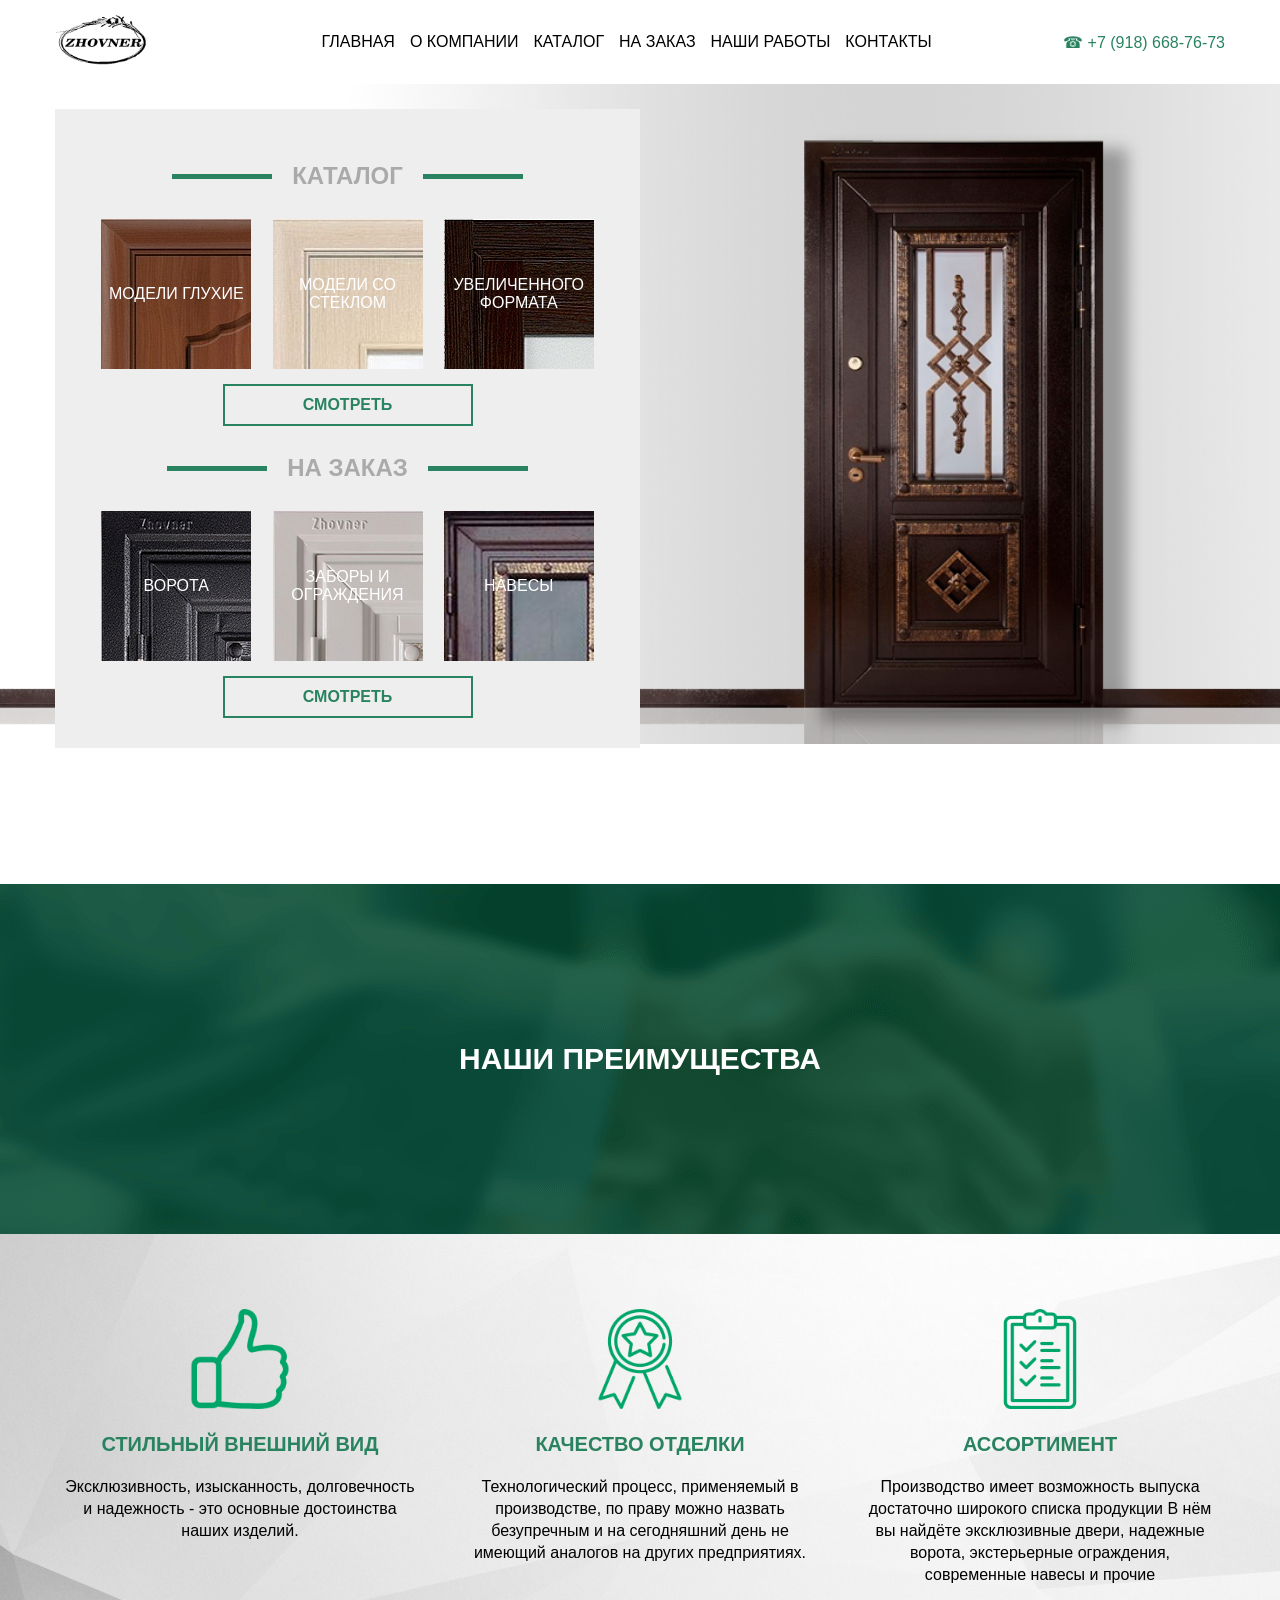
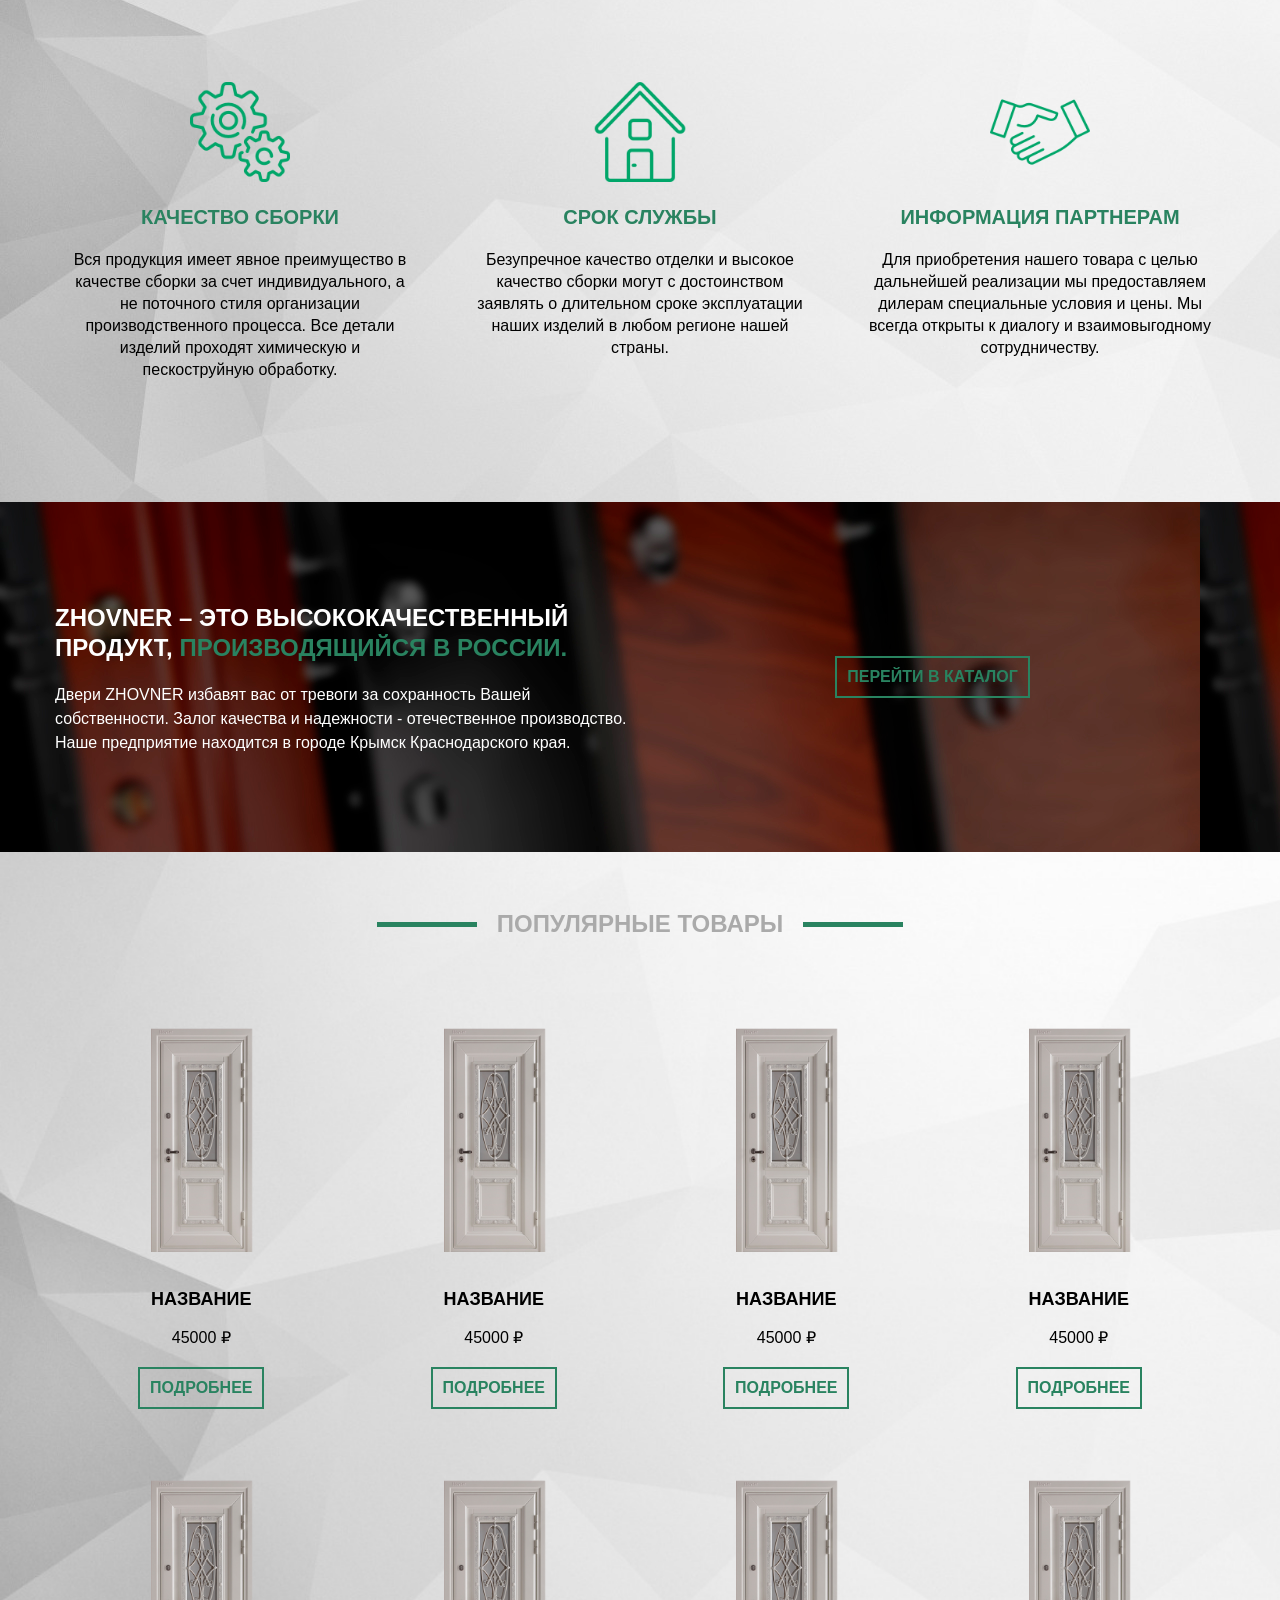
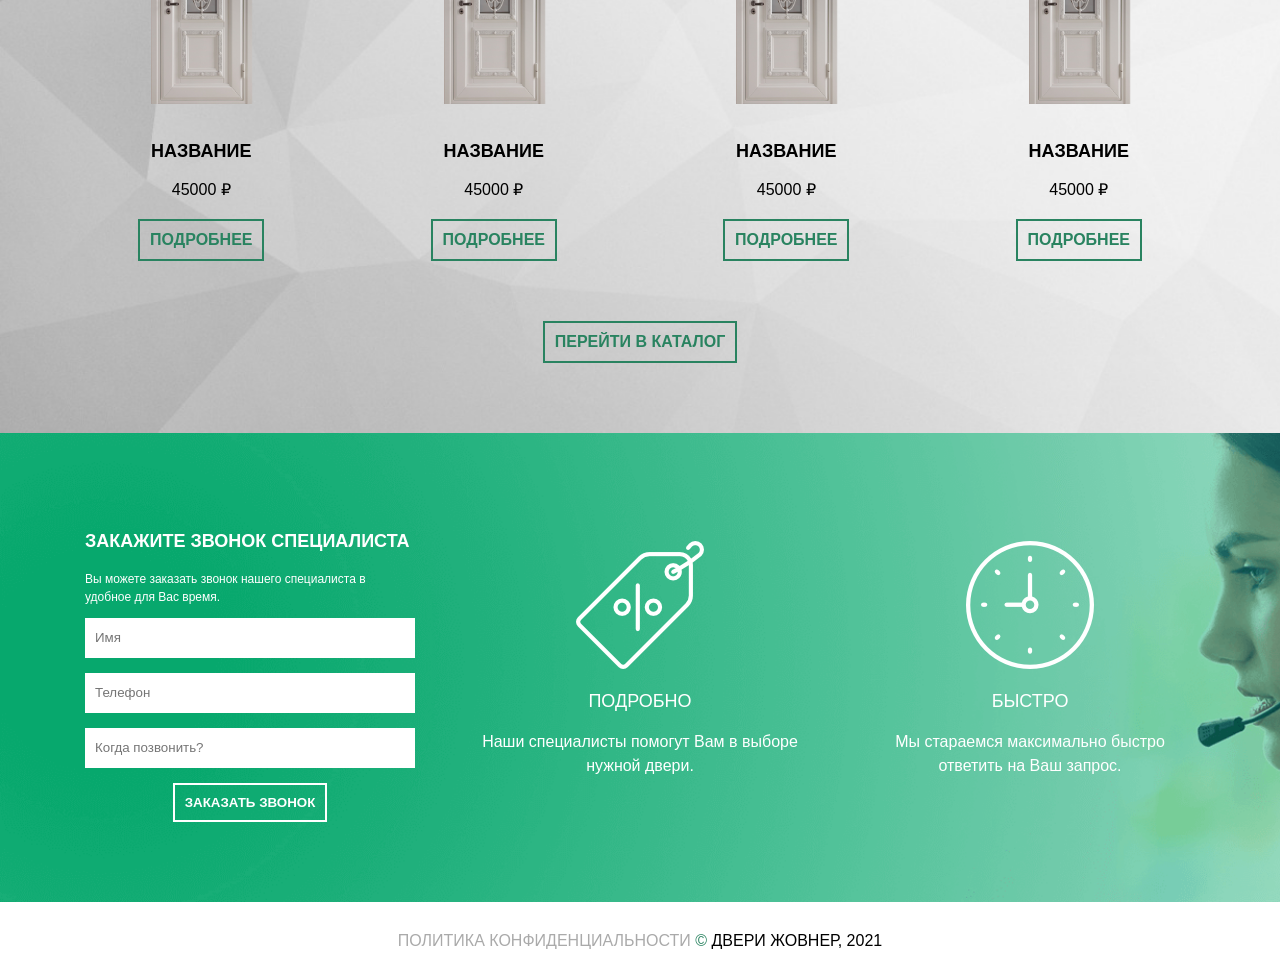
<file: DoorSite/index.html>
<!DOCTYPE html>
<html lang="ru">

<head>
	<meta charset="UTF-8">
	<meta http-equiv="X-UA-Compatible" content="IE=edge">
	<meta name="viewport" content="width=device-width, initial-scale=1.0">
	<link rel="shortcut icon" href="img/logo.png" type="image/x-icon">
	<link rel="stylesheet" href="css/style.css">
	<title>Главная</title>
</head>

<body>
	<!-- Меню -->
	<div class="menu">
		<div class="container">
			<div class="row">
				<div class="logo">
					<a href="index.html">
						<img src="img/logo.png" alt="логотип">
					</a>
				</div>
				<ul>
					<li><a href="index.html">Главная</a></li>
					<li><a href="about.html">О компании</a></li>
					<li><a href="catalog.html">Каталог</a></li>
					<li><a href="order.html">На заказ</a></li>
					<li><a href="portfolio.html">Наши работы</a></li>
					<li><a href="contacts.html">Контакты</a></li>
				</ul>
				<div class="phone">
					<a href="tel:+79186687673">&#9742; +7 (918) 668-76-73</a>
				</div>
			</div>
		</div>
	</div>
	<!-- Шапка -->
	<div class="header" style="background-image: url(img/header.png)">
		<div class="container">
			<div class="row">
				<div class="col-6 col-lg-12">
					<div class="header-inner">
						<div class="header-catalog">
							<h2>Каталог</h2>
							<div class="doors">
								<div class="door">
									<div class="name" style="background-image: url(img/door1.jpg)">Модели глухие</div>
								</div>
								<div class="door">
									<div class="name" style="background-image: url(img/door2.jpg)">Модели со стеклом</div>
								</div>
								<div class="door">
									<div class="name" style="background-image: url(img/door3.jpg)">Увеличенного формата</div>
								</div>
							</div>
							<a class="btn" href="catalog.html">Смотреть</a>
						</div>
						<div class="header-order">
							<h2>На заказ</h2>
							<div class="doors">
								<div class="door">
									<div class="name" style="background-image: url(img/door1.png)">Ворота</div>
								</div>
								<div class="door">
									<div class="name" style="background-image: url(img/door2.png)">Заборы и ограждения</div>
								</div>
								<div class="door">
									<div class="name" style="background-image: url(img/door3.png)">Навесы</div>
								</div>
							</div>
							<a class="btn" href="order.html">Смотреть</a>
						</div>
					</div>
				</div>
			</div>
		</div>
	</div>
	<!-- Преимущества  -->
	<div class="advantages" style="background-image: url(img/bg-advantages.png)">
		<div class="container">
			<h2>НАШИ ПРЕИМУЩЕСТВА</h2>
		</div>
	</div>
	<div class="advantages-cards" style="background-image: url(img/background.jpg)">
		<div class="container">
			<div class="row advantages-cards-inner">
				<div class="col-4 col-lg-6 col-sm-12 advantages-card">
					<img src="img/icons/like.png" alt="">
					<h3>СТИЛЬНЫЙ ВНЕШНИЙ ВИД</h3>
					<p>Эксклюзивность, изысканность, долговечность и надежность - это основные достоинства наших изделий.</p>
				</div>
				<div class="col-4 col-lg-6 col-sm-12 advantages-card">
					<img src="img/icons/quality.png" alt="">
					<h3>КАЧЕСТВО ОТДЕЛКИ</h3>
					<p>Технологический процесс, применяемый в производстве, по праву можно назвать безупречным и на сегодняшний день не имеющий аналогов на других предприятиях.</p>
				</div>	
				<div class="col-4 col-lg-6 col-sm-12 advantages-card">
					<img src="img/icons/list.png" alt="">
					<h3>АССОРТИМЕНТ</h3>
					<p>Производство имеет возможность выпуска достаточно широкого списка продукции В нём вы найдёте эксклюзивные двери, надежные ворота, экстерьерные ограждения, современные навесы и прочие</p>
				</div>	
				<div class="col-4 col-lg-6 col-sm-12 advantages-card">
					<img src="img/icons/gears.png" alt="">
					<h3>КАЧЕСТВО СБОРКИ</h3>
					<p>Вся продукция имеет явное преимущество в качестве сборки за счет индивидуального, а не поточного стиля организации производственного процесса. Все детали изделий проходят химическую и пескоструйную обработку.</p>
				</div>	
				<div class="col-4 col-lg-6 col-sm-12 advantages-card">
					<img src="img/icons/home.png" alt="">
					<h3>СРОК СЛУЖБЫ</h3>
					<p>Безупречное качество отделки и высокое качество сборки могут с достоинством заявлять о длительном сроке эксплуатации наших изделий в любом регионе нашей страны.</p>
				</div>	
				<div class="col-4 col-lg-6 col-sm-12 advantages-card">
					<img src="img/icons/handshake.png" alt="">
					<h3>ИНФОРМАЦИЯ ПАРТНЕРАМ</h3>
					<p>Для приобретения нашего товара с целью дальнейшей реализации мы предоставляем дилерам специальные условия и цены. Мы всегда открыты к диалогу и взаимовыгодному сотрудничеству.</p>
				</div>		
			</div>
		</div>
	</div>
	<!-- О нас -->
	<div class="about" style="background-image: url(img/bg-about.jpg)">
		<div class="container">
			<div class="row about-inner">
				<div class="col-6 col-lg-12">
					<h2>ZHOVNER – ЭТО ВЫСОКОКАЧЕСТВЕННЫЙ ПРОДУКТ, <span>ПРОИЗВОДЯЩИЙСЯ В РОССИИ.</span></h2>
					<p>Двери ZHOVNER избавят вас от тревоги за сохранность Вашей собственности. Залог качества и надежности - отечественное производство. Наше предприятие находится в городе Крымск Краснодарского края.</p>
				</div>
				<div class="col-6 col-lg-12 text-center">
					<a href="catalog.html" class="btn">Перейти в каталог</a>
				</div>
			</div>
		</div>
	</div>
	<!-- Популярные товары -->
	<div class="popular" style="background-image: url(img/background.jpg)">
		<div class="container">
			<div class="row popular-title">
				<h2>ПОПУЛЯРНЫЕ ТОВАРЫ</h2>
			</div>
			<div class="row popular-goods">
				<div class="col-3 col-lg-6 col-sm-12 product">
					<img src="img/сatalog/door_anglia.png" alt="Название">
					<h3>Название</h3>
					<div>45000 &#8381;</div>
					<a href="door.html" class="btn">Подробнее</a>
				</div>
				<div class="col-3 col-lg-6 col-sm-12 product">
					<img src="img/сatalog/door_anglia.png" alt="Название">
					<h3>Название</h3>
					<div>45000 &#8381;</div>
					<a href="door.html" class="btn">Подробнее</a>
				</div>
				<div class="col-3 col-lg-6 col-sm-12 product">
					<img src="img/сatalog/door_anglia.png" alt="Название">
					<h3>Название</h3>
					<div>45000 &#8381;</div>
					<a href="door.html" class="btn">Подробнее</a>
				</div>
				<div class="col-3 col-lg-6 col-sm-12 product">
					<img src="img/сatalog/door_anglia.png" alt="Название">
					<h3>Название</h3>
					<div>45000 &#8381;</div>
					<a href="door.html" class="btn">Подробнее</a>
				</div>
				<div class="col-3 col-lg-6 col-sm-12 product">
					<img src="img/сatalog/door_anglia.png" alt="Название">
					<h3>Название</h3>
					<div>45000 &#8381;</div>
					<a href="door.html" class="btn">Подробнее</a>
				</div>
				<div class="col-3 col-lg-6 col-sm-12 product">
					<img src="img/сatalog/door_anglia.png" alt="Название">
					<h3>Название</h3>
					<div>45000 &#8381;</div>
					<a href="door.html" class="btn">Подробнее</a>
				</div>
				<div class="col-3 col-lg-6 col-sm-12 product">
					<img src="img/сatalog/door_anglia.png" alt="Название">
					<h3>Название</h3>
					<div>45000 &#8381;</div>
					<a href="door.html" class="btn">Подробнее</a>
				</div>
				<div class="col-3 col-lg-6 col-sm-12 product">
					<img src="img/сatalog/door_anglia.png" alt="Название">
					<h3>Название</h3>
					<div>45000 &#8381;</div>
					<a href="door.html" class="btn">Подробнее</a>
				</div>
			</div>
			<div class="row">
				<div class="col-12 text-center">
					<a href="catalog.html" class="btn">Перейти в каталог</a>
				</div>
			</div>
		</div>
	</div>
	<!-- Форма обратной связи -->
	<div class="contacts" style="background-image: url(img/bg-contacts.png)">
		<div class="container">
			<div class="row">
				<div class="col-4 col-lg-12 contacts-item">
					<h3>Закажите звонок специалиста</h3>
					<p>Вы можете заказать звонок нашего специалиста в удобное для Вас время.</p>
					<form action="">
						<input type="text" placeholder="Имя">
						<input type="text" placeholder="Телефон">
						<input type="text" placeholder="Когда позвонить?">
						<button class="btn">Заказать звонок</button>
					</form>
				</div>
				<div class="col-4 col-lg-6 col-sm-12 text-center contacts-item">
					<img src="img/icons/tag.png" alt="Подробно">
					<h3>Подробно</h3>
					<p>Наши специалисты помогут Вам в выборе нужной двери.</p>
				</div>
				<div class="col-4 col-lg-6 col-sm-12 text-center contacts-item">
					<img src="img/icons/clock.png" alt="Быстро">
					<h3>Быстро</h3>
					<p>Мы стараемся максимально быстро ответить на Ваш запрос.</p>
				</div>
			</div>
		</div>
	</div>
	<!-- Футер -->
	<div class="footer">
		<div class="container">
			<div class="row">
				<div class="col-12 text-center">
					<a href="policy.html">Политика конфиденциальности</a> <span class="accent-color">&copy; </span> Двери Жовнер, 2021
				</div>
			</div>
		</div>
	</div>
</body>

</html>
</file>
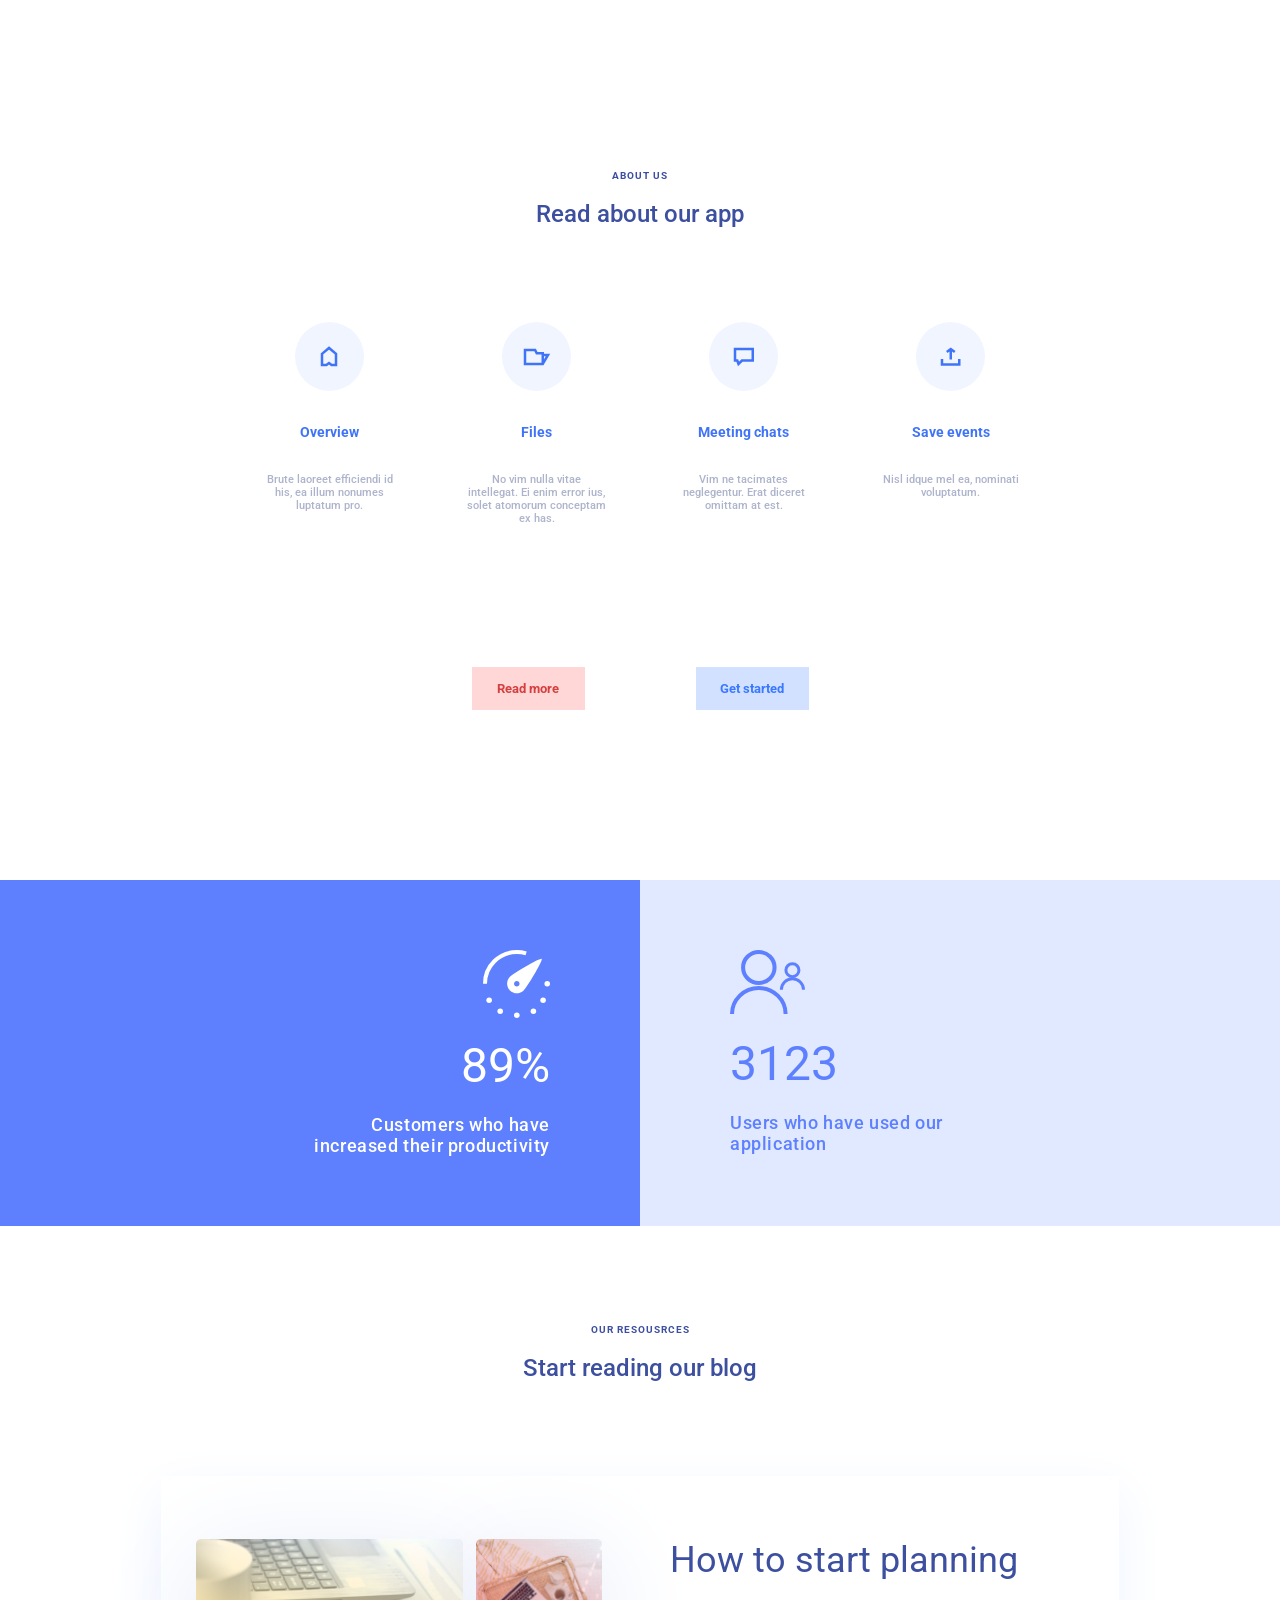
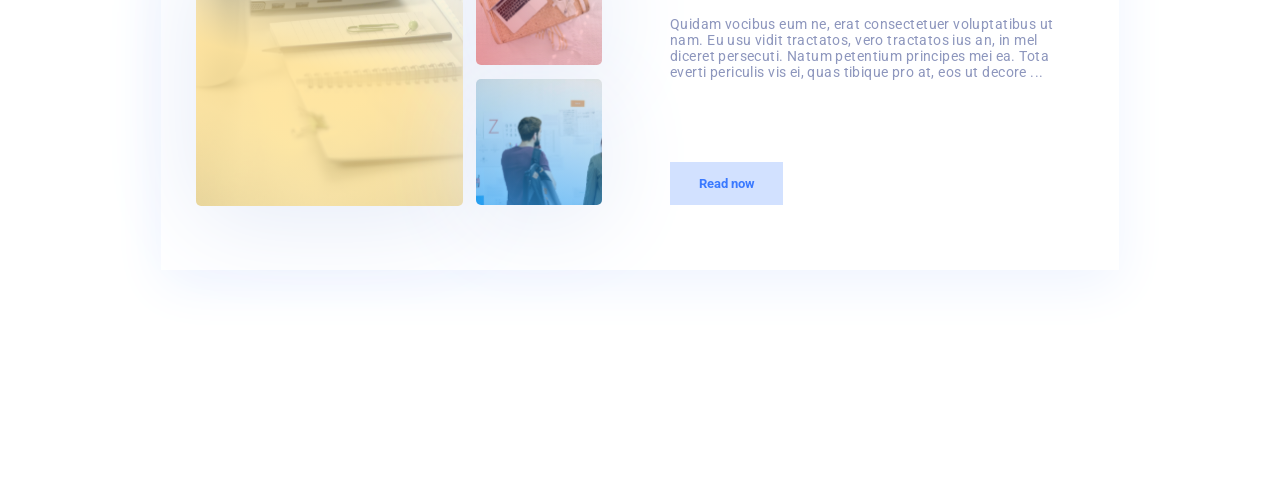
<file: Landing Page 2/index.html>
<!DOCTYPE html>
<html lang="en">
<head>
    <meta charset="UTF-8">
    <meta name="viewport" content="width=device-width, initial-scale=1.0">
    <title>Document</title>
    <link rel="preconnect" href="https://fonts.googleapis.com">
    <link rel="preconnect" href="https://fonts.gstatic.com" crossorigin>
    <link href="https://fonts.googleapis.com/css2?family=Roboto:ital,wdth,wght@0,75..100,100..900;1,75..100,100..900&display=swap" rel="stylesheet">
    <link rel="stylesheet" href="styles/main.css">
</head>
<body>
    <!-- features -->
    <div class="features">
        <div class="container">
            <div class="title">
                <h2>About us</h2>
                <p>Read about our app</p>
            </div>
            <div class="cards">
                <div class="item">
                    <img src="img/icon-1.svg" alt="Overview">
                    <h3>Overview</h3>
                    <p>Brute laoreet efficiendi id his, ea illum nonumes luptatum pro.</p>
                </div>
                <div class="item">
                    <img src="img/icon-2.svg" alt="Files">
                    <h3>Files</h3>
                    <p>No vim nulla vitae intellegat. Ei enim error ius, solet atomorum conceptam ex has.</p>
                </div>
                <div class="item">
                    <img src="img/icon-3.svg" alt="Meeting chats">
                    <h3>Meeting chats</h3>
                    <p>Vim ne tacimates neglegentur. Erat diceret omittam at est.</p>
                </div>
                <div class="item">
                    <img src="img/icon-4.svg" alt="Save events">
                    <h3>Save events</h3>
                    <p>Nisl idque mel ea, nominati voluptatum.</p>
                </div>
            </div>
            <div class="buttons">
                <a href="#" class="buttons-readmore">Read more</a>
                <a href="#" class="buttons-getstarted">Get started</a>
            </div>
        </div>
    </div>
    <!-- stats -->
    <div class="stats">
        <div class="container">
            <div class="stats-inner">
                <div class="stats-left">
                    <img src="img/icon-5.svg" alt="Customers">
                    <p>89%</p>
                    <p>Customers who have increased their productivity</p>
                </div>
                <div class="stats-right">
                    <img src="img/icon-6.svg" alt="Users">
                    <p>3123</p>
                    <p>Users who have used our application</p>
                </div>
            </div>
        </div>
    </div>
    <!-- stats -->
    <div class="blog">
        <div class="container">
            <div class="title">
                <h2>Our resousrces</h2>
                <p>Start reading our blog</p>
            </div>
            <div class="blog-inner">
                <div class="blog-gallery">
                    <div class="image-1"></div>
                    <div class="image-2"></div>
                    <div class="image-3"></div>
                </div>
                <div class="blog-text">
                    <h3>How to start planning</h3>
                    <p>Quidam vocibus eum ne, erat consectetuer voluptatibus ut nam. Eu usu vidit tractatos, vero tractatos ius an, in mel diceret persecuti. Natum petentium principes mei ea. Tota everti periculis vis ei, quas tibique pro at, eos ut decore ...</p>
                    <div class="buttons">
                        <a href="#" class="buttons-getstarted">Read now</a>
                    </div>
                </div>
            </div>
        </div>
    </div>
</body>
</html>
</file>
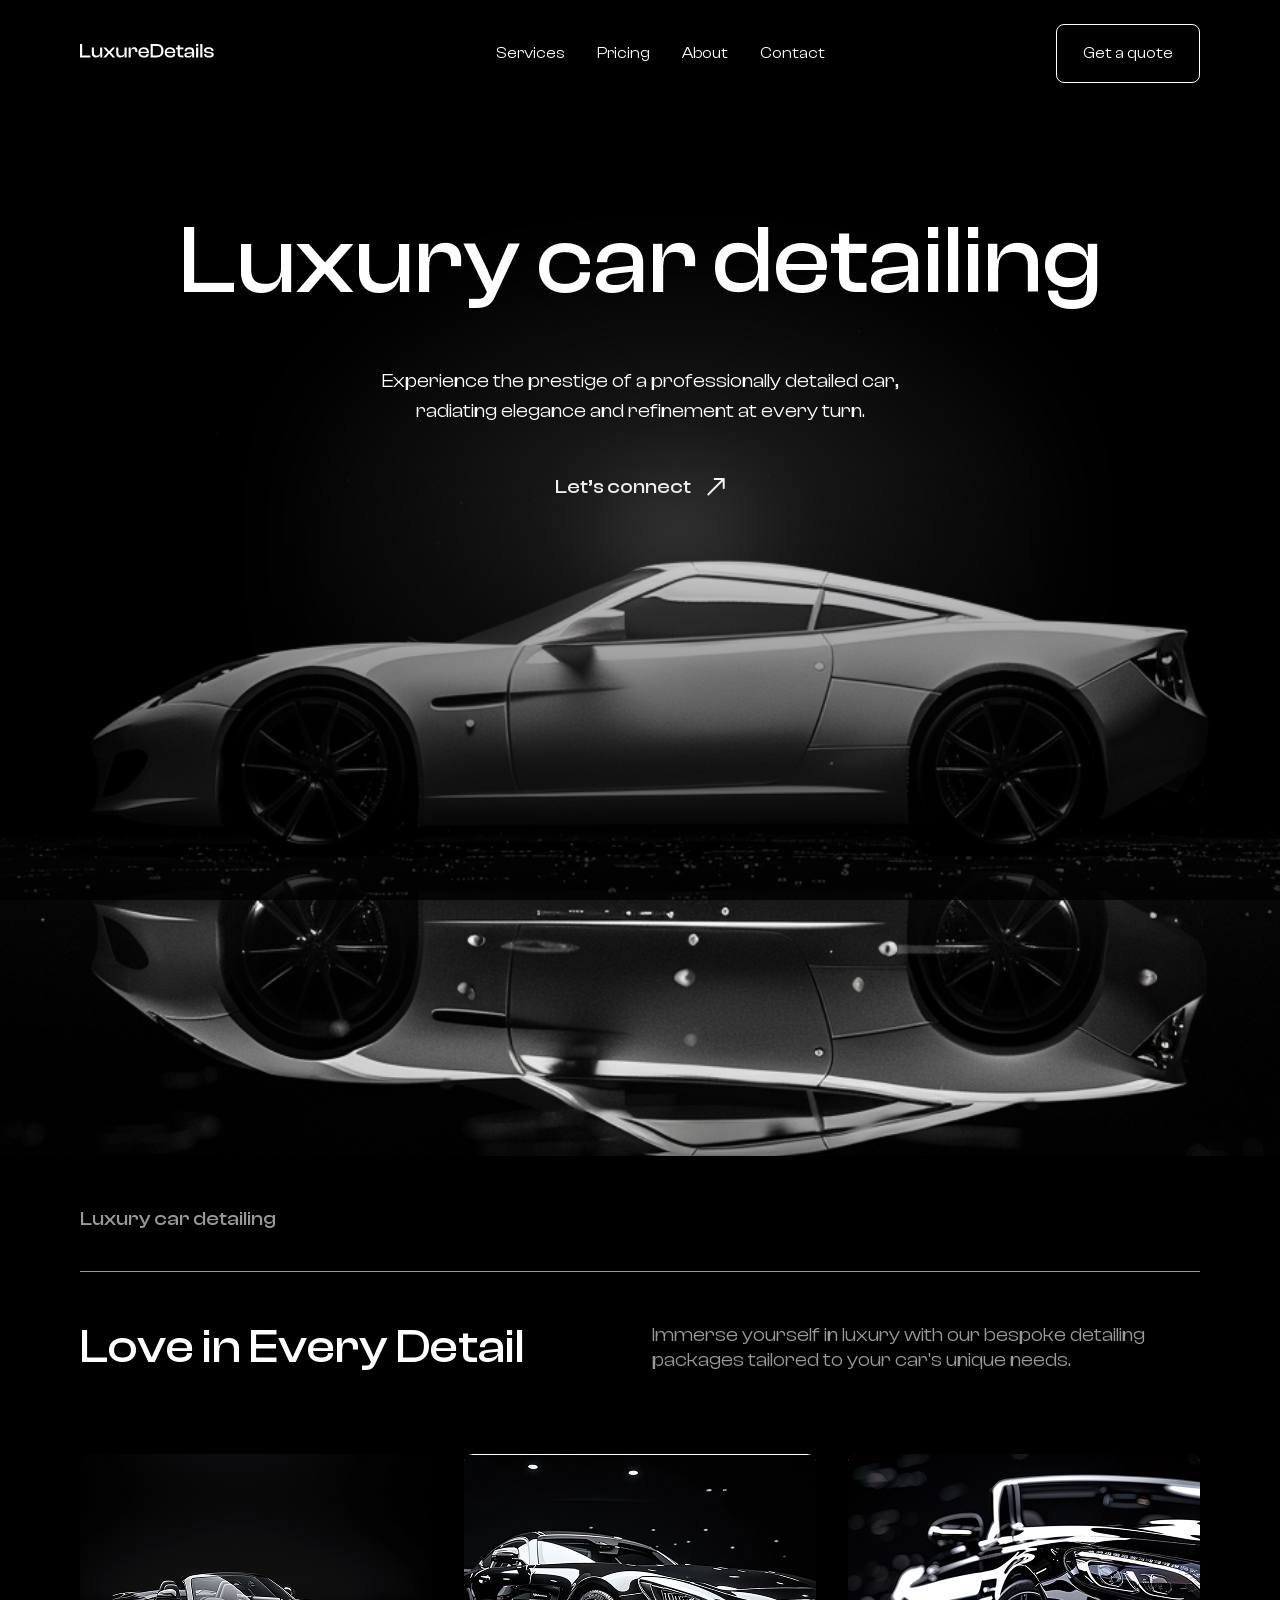
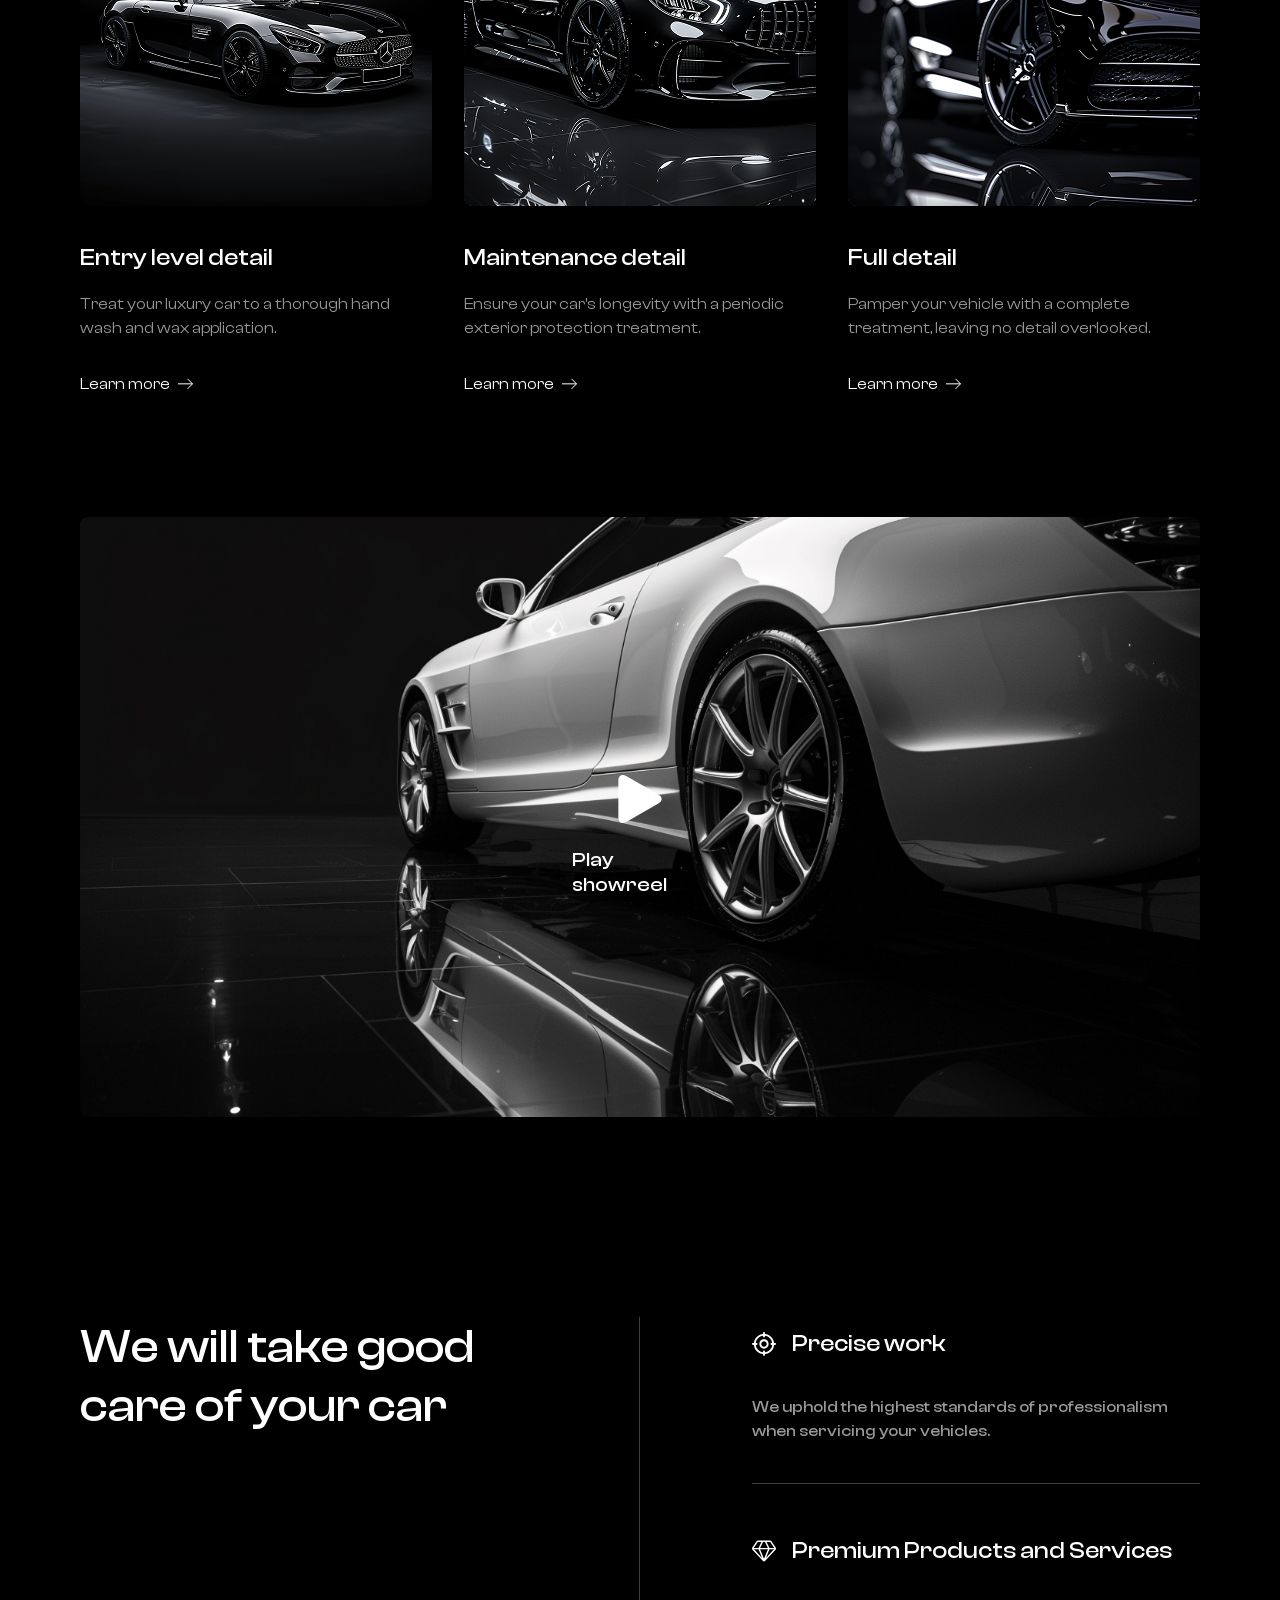
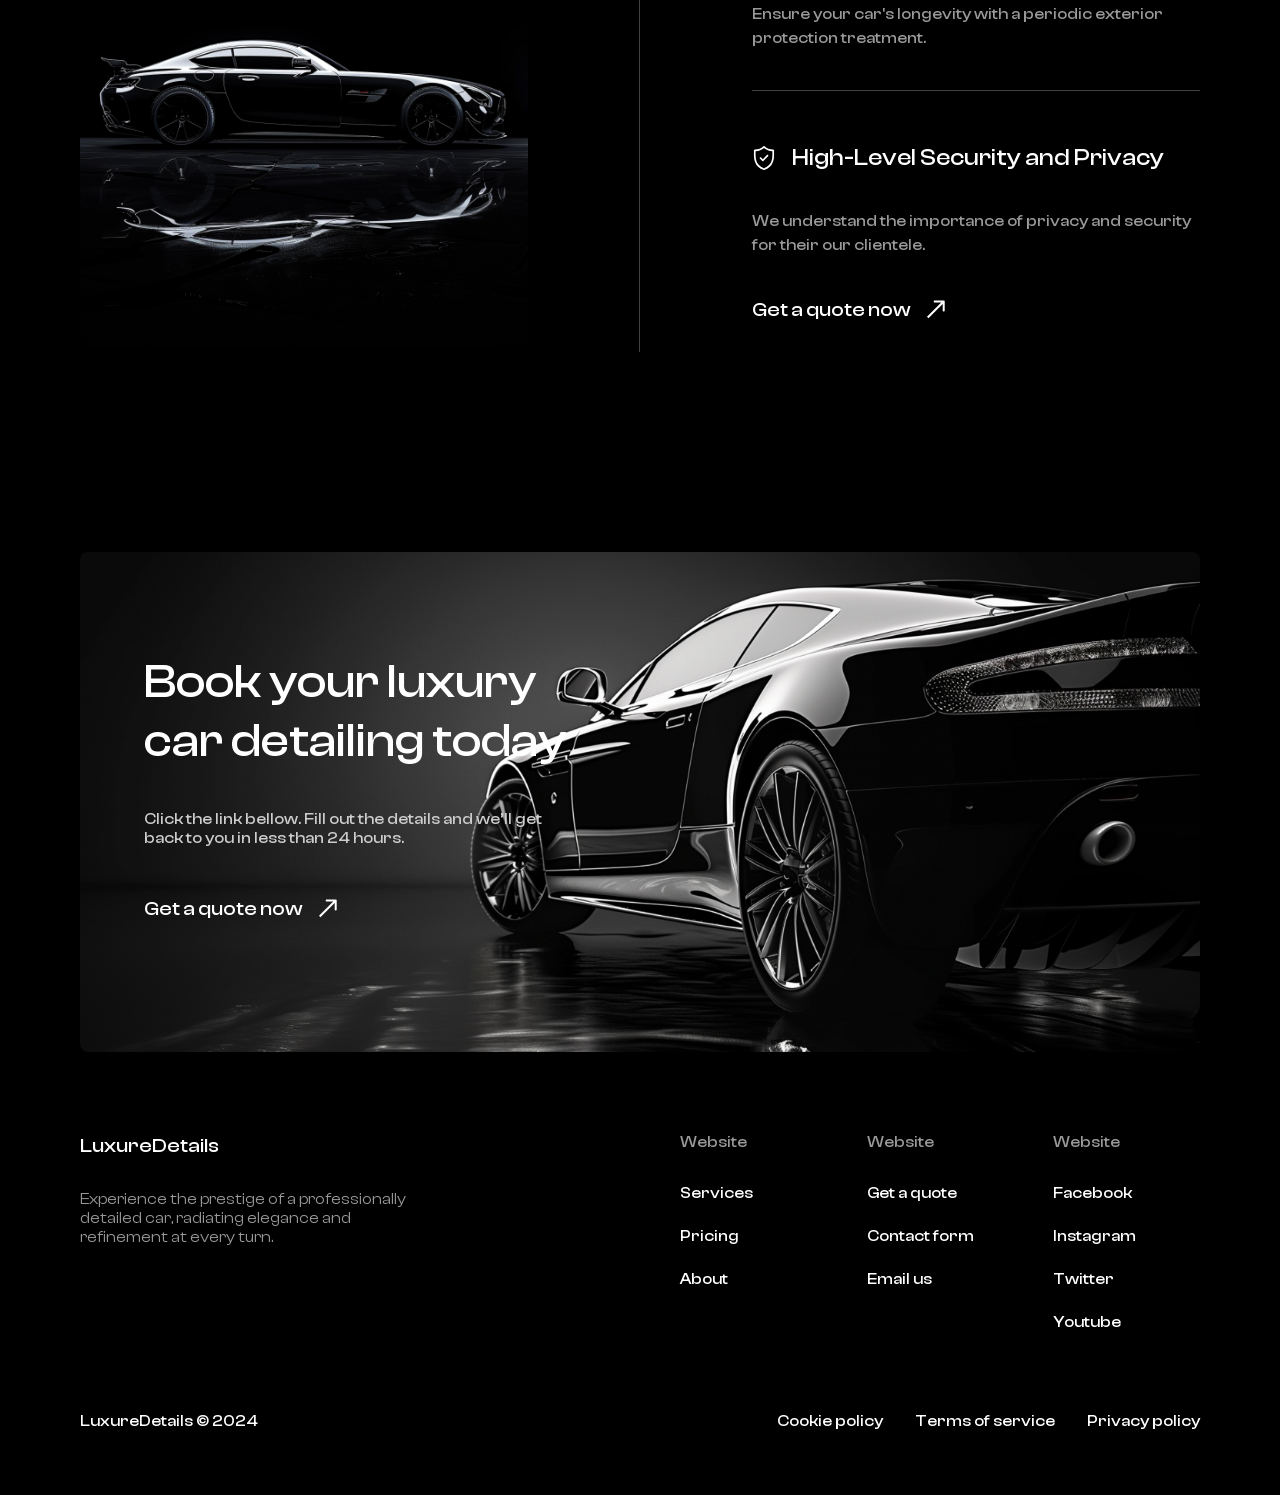
<file: Landing_LuxureDetails/index.html>
<!DOCTYPE html>
<html lang="en">
<head>
    <meta charset="UTF-8">
    <meta name="viewport" content="width=device-width, initial-scale=1.0">
    <title>LuxureDetails</title>
    <link rel="stylesheet" href="style.css">
</head>
<body>
    <header class="header">
        <div class="container">
            <div class="header__top">
                <a href="#" class="logo">
                    <img src="img/logo.svg" alt="">
                </a>
                <nav class="menu">
                    <ul class="menu__list">
                        <a href="#" class="menu__item">Services</a>
                        <a href="#" class="menu__item">Pricing</a>
                        <a href="#" class="menu__item">About</a>
                        <a href="#" class="menu__item">Contact</a>
                    </ul>
                </nav>
                <a href="#" class="header__btn">Get a quote</a>
            </div>
            <h1 class="header__title">
                Luxury car detailing
            </h1>
            <p class="header__text">
                Experience the prestige of a professionally detailed car, radiating elegance and refinement at every turn.
            </p>
            <div class="connect">
                <a href="#" class="header__connect">Let’s connect</a>
                <img src="img/arrow_connect.svg" alt="">
            </div>
        </div>
    </header>

    <section class="detailing">
        <div class="container">
            <div class="detailing__top">
                <p class="detailing__text">Luxury car detailing</p>
            </div>
            <div class="detailing__desc">
                <h2 class="deteiling__desc-title">
                    Love in Every Detail
                </h2>
                <p class="detailing__desc-text">
                    Immerse yourself in luxury with our bespoke detailing packages tailored to your car's unique needs.
                </p>
            </div>
            <div class="detailing_gallery">
                <div class="detailing__gallery-item">
                    <img src="img/gallery_1.png" alt="">
                    <h2 class="detailing__gallery-title">Entry level detail</h2>
                    <p class="detailing__gallery-text">Treat your luxury car to a thorough hand wash and wax application.</p>
                    <a href="#" class="detailing__gallery-btn">
                        Learn more
                        <img class="detailing__gallery-arrow"src="img/Arrow_gallety.svg" alt="">
                    </a>
                </div>
                <div class="detailing__gallery-item">
                    <img src="img/gallety_2.jpg" alt="">
                    <h2 class="detailing__gallery-title">Maintenance detail</h2>
                    <p class="detailing__gallery-text">Ensure your car's longevity with a periodic exterior protection treatment.</p>
                    <a href="#" class="detailing__gallery-btn">
                        Learn more
                        <img class="detailing__gallery-arrow" src="img/Arrow_gallety.svg" alt="">
                    </a>
                </div>
                <div class="detailing__gallery-item">
                    <img src="img/galler_3.jpg" alt="">
                    <h2 class="detailing__gallery-title">Full detail</h2>
                    <p class="detailing__gallery-text">Pamper your vehicle with a complete treatment, leaving no detail overlooked.</p>
                    <a href="#" class="detailing__gallery-btn">
                        Learn more
                        <img class="detailing__gallery-arrow" src="img/Arrow_gallety.svg" alt="">
                    </a>
                </div>
            </div>
        </div>
    </section>
    <section class="video">
        <div class="container">
            <div class="video__inner">
                <div class="video__inner-play">
                    <img src="img/play.svg" alt="" class="play">
                    <a href="#" class="video__play">
                        Play showreel
                    </a>
                </div>
            </div>
        </div>
    </section>
    <section class="your__car">
        <div class="container">
            <div class="your__car-inner">
                <div class="inner__your">
                    <h2 class="inner__title">
                        We will take good care of your car
                    </h2>
                    <img src="img/your_car.jpg" alt="">
                </div>
                <div class="inner__description">
                    <div class="inner__items">
                        <div class="items__title">
                            <img src="img/Precision.svg" alt="">
                            <h2 class="items__title-title">
                                Precise work
                            </h2>
                        </div>
                        <p class="inner__items-text">We uphold the highest standards of professionalism when servicing your vehicles.</p>
                    </div>
                     <div class="inner__items">
                        <div class="items__title">
                            <img src="img/Diamond.svg" alt="">
                            <h2 class="items__title-title">
                                Premium Products and Services
                            </h2>
                        </div>
                        <p class="inner__items-text">Ensure your car's longevity with a periodic exterior protection treatment.</p>
                    </div>
                     <div class="inner__items">
                        <div class="items__title">
                            <img src="img/Security.svg" alt="">
                            <h2 class="items__title-title">
                                High-Level Security and Privacy
                            </h2>
                        </div>
                        <p class="inner__items-text">We understand the importance of privacy and security for their our clientele.</p>
                    </div>
                    <div class="inner_get-all">
                        <a href="#" class="inner_get">
                            Get a quote now
                            <img src="img/arrow_your.svg" alt="">
                        </a>
                    </div>

                </div>
            </div>
        </div>
    </section>
    <section class="luxury">
        <div class="container">
            <div class="luxury__inner">
                <h2 class="luxury__inner-title">
                    Book your luxury car detailing today
                </h2>
                <p class="luxury__inner-text">
                    Click the link bellow. Fill out the details and we’ll get back to you in less than 24 hours.
                </p>
                <a href="#" class="luxury__inner-btn">
                    Get a quote now
                    <img src="img/arrow_your.svg" alt="">
                </a>
            </div>
        </div>
    </section>

    <footer class="footer">
        <div class="container">
            <div class="footer__foter">
                <div class="footer__details">
                    <h3 class="footer__details-title">
                        LuxureDetails
                    </h3>
                    <p class="footer__details-text">
                        Experience the prestige of a professionally detailed car, radiating elegance and refinement at every turn.
                    </p>
                </div>
                <div class="footer__details-nav">
                    <ul class="footer__details-inner">
                        <p class="footer__details-inner-title">Website</p>

                        <li class="footer__details-item">
                            <a href="#" class="footer__details-link">Services</a>
                        </li>
                        <li class="footer__details-item">
                            <a href="#" class="footer__details-link">Pricing</a>
                        </li>
                        <li class="footer__details-item">
                            <a href="#" class="footer__details-link">About</a>
                        </li>
                    </ul>
                    <ul class="footer__details-inner">
                        <p class="footer__details-inner-title">Website</p>
                        <li class="footer__details-item">
                            <a href="#" class="footer__details-link">Get a quote</a>
                        </li>
                        <li class="footer__details-item">
                            <a href="#" class="footer__details-link">Contact form</a>
                        </li>
                        <li class="footer__details-item">
                            <a href="#" class="footer__details-link">Email us</a>
                        </li>
                    </ul>
                    <ul class="footer__details-inner">
                        <p class="footer__details-inner-title">Website</p>
                        <li class="footer__details-item">
                            <a href="#" class="footer__details-link">Facebook</a>
                        </li>
                        <li class="footer__details-item">
                            <a href="#" class="footer__details-link">Instagram</a>
                        </li>
                        <li class="footer__details-item">
                            <a href="#" class="footer__details-link">Twitter</a>
                        </li>
                        <li class="footer__details-item">
                            <a href="#" class="footer__details-link">Youtube</a>
                        </li>
                    </ul>
                </div>
            </div>
            <div class="footer__bottom">
                <div class="footer__copy">
                    <a href="#" class="footer__link">LuxureDetails © 2024</a>
                </div>
                <div class="footer__bottom-inner">
                    <a href="#" class="footer__bottom-link">Cookie policy</a>
                    <a href="#" class="footer__bottom-link">Terms of service</a>
                    <a href="#" class="footer__bottom-link">Privacy policy</a>
                </div>
            </div>
        </div>
    </footer>
</body>
</html>
</file>
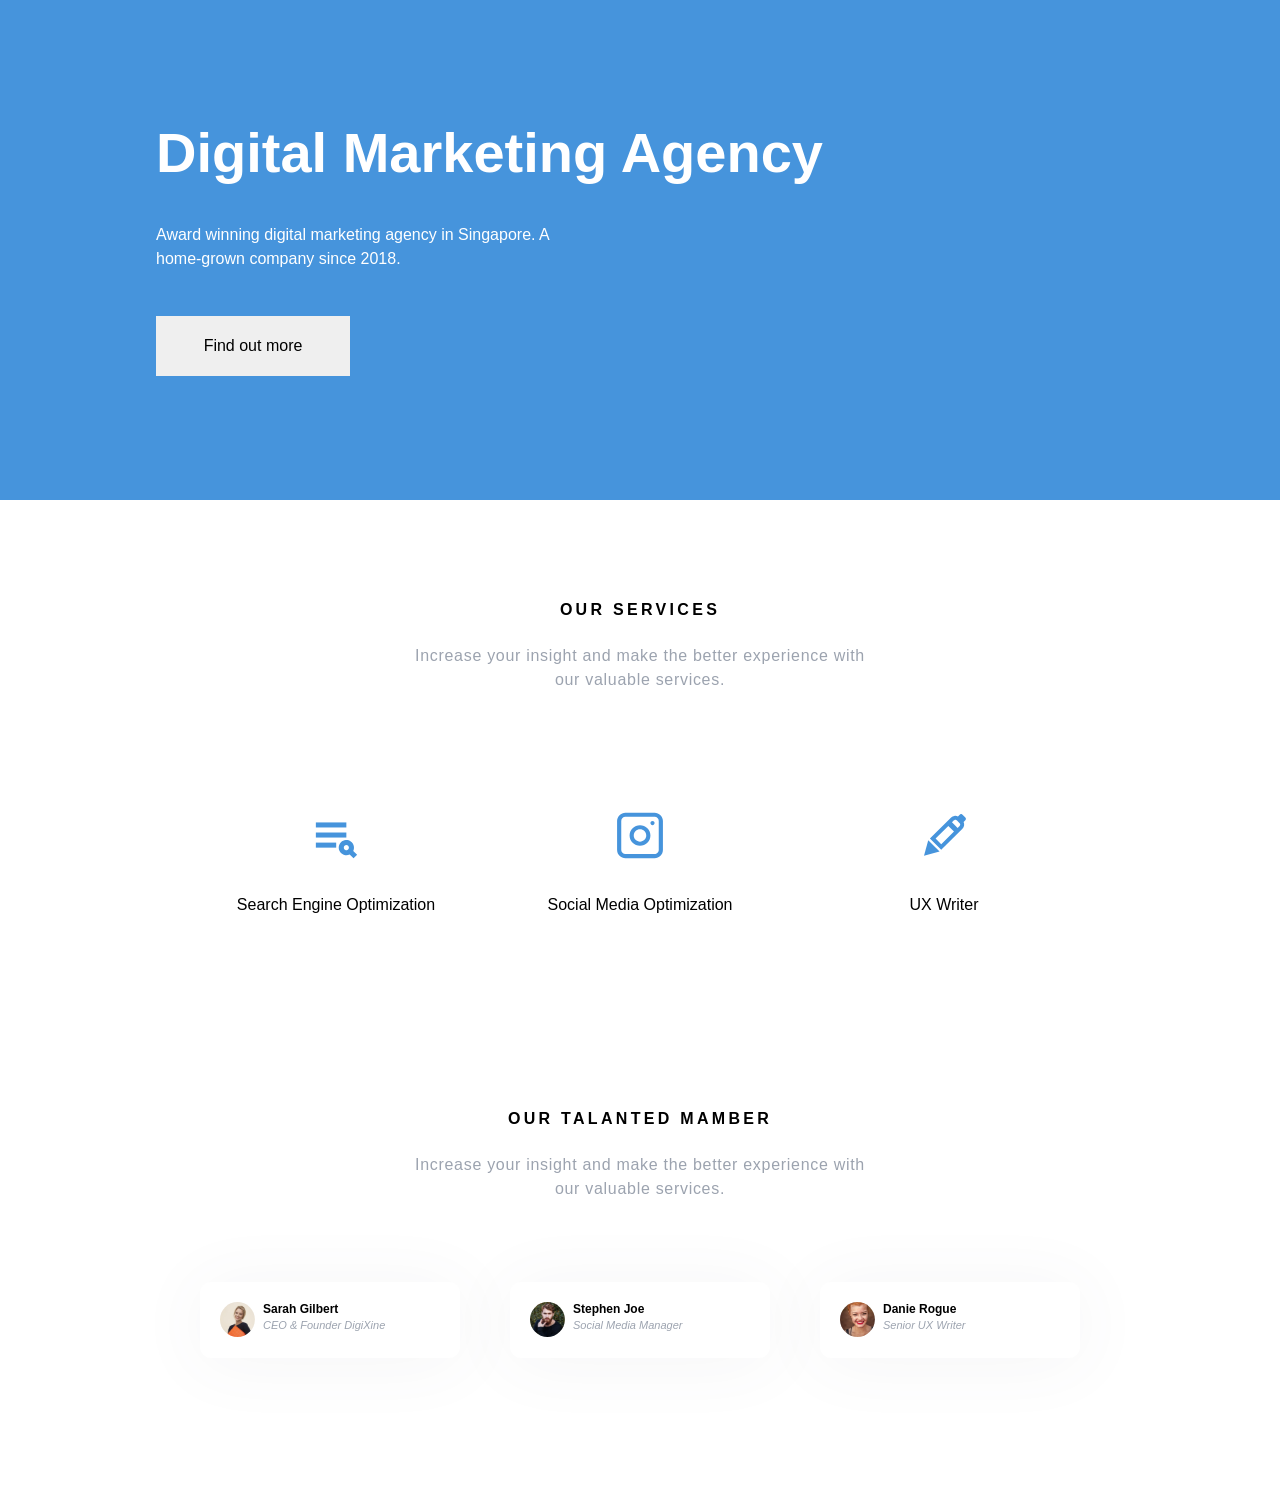
<file: LandingPage/index.html>
<!DOCTYPE html>
<html lang="en">
<head>
  <meta charset="UTF-8">
  <meta name="viewport" content="width=device-width, initial-scale=1.0">
  <title>Landing Page</title>
  <link rel="stylesheet" href="styles/main.css">
</head>
<body>
  <!-- Header -->
  <header class="header">
    <div class="container">
      <h1 class="header_title">Digital Marketing Agency</h1>
      <p class="header_text">Award winning digital marketing agency in Singapore. A home-grown company since 2018.</p>
      <button class="header_button">Find out more</button>
    </div>
  </header>
  <!-- Services -->
  <section class="services">
    <div class="container">
      <div class="block">
        <h2 class="block_title">Our services</h2>
        <p class="block_text">Increase your insight and make the better experience with our valuable services.</p>
      </div>
      <div class="services_items">
        <div class="services_item">
          <img class="services_img" src="img/search.svg" alt="Search Engine Optimization">
          <h3 class="services_title">Search Engine Optimization</h3>
        </div>
        <div class="services_item">
          <img class="services_img" src="img/media.svg" alt="Social Media Optimization">
          <h3 class="services_title">Social Media Optimization</h3>
        </div>
        <div class="services_item">
          <img class="services_img" src="img/pen.svg" alt="UX Writer">
          <h3 class="services_title">UX Writer</h3>
        </div>
      </div>
    </div>
  </section>
  <!-- Team -->
  <section class="team">
    <div class="container">
      <div class="block">
        <h2 class="block_title">Our talanted mamber</h2>
        <p class="block_text">Increase your insight and make the better experience with our valuable services.</p>
      </div>
      <div class="team_items">
        <div class="team_item">
          <img class="team_img" src="img/team1.svg" alt="Sarah Gilbert">
          <div class="team_block">
            <h4 class="team_title">Sarah Gilbert</h4>
            <p class="team_text">CEO & Founder DigiXine</p>
          </div>
        </div>
        <div class="team_item">
          <img class="team_img" src="img/team2.svg" alt="Stephen Joe">
          <div class="team_block">
            <h4 class="team_title">Stephen Joe</h4>
            <p class="team_text">Social Media Manager</p>
          </div>
        </div>
        <div class="team_item">
          <img class="team_img" src="img/team3.svg" alt="Danie Rogue">
          <div class="team_block">
            <h4 class="team_title">Danie Rogue</h4>
            <p class="team_text">Senior UX Writer</p>
          </div>
        </div>
      </div>
    </div>
  </section>
</body>
</html>
</file>
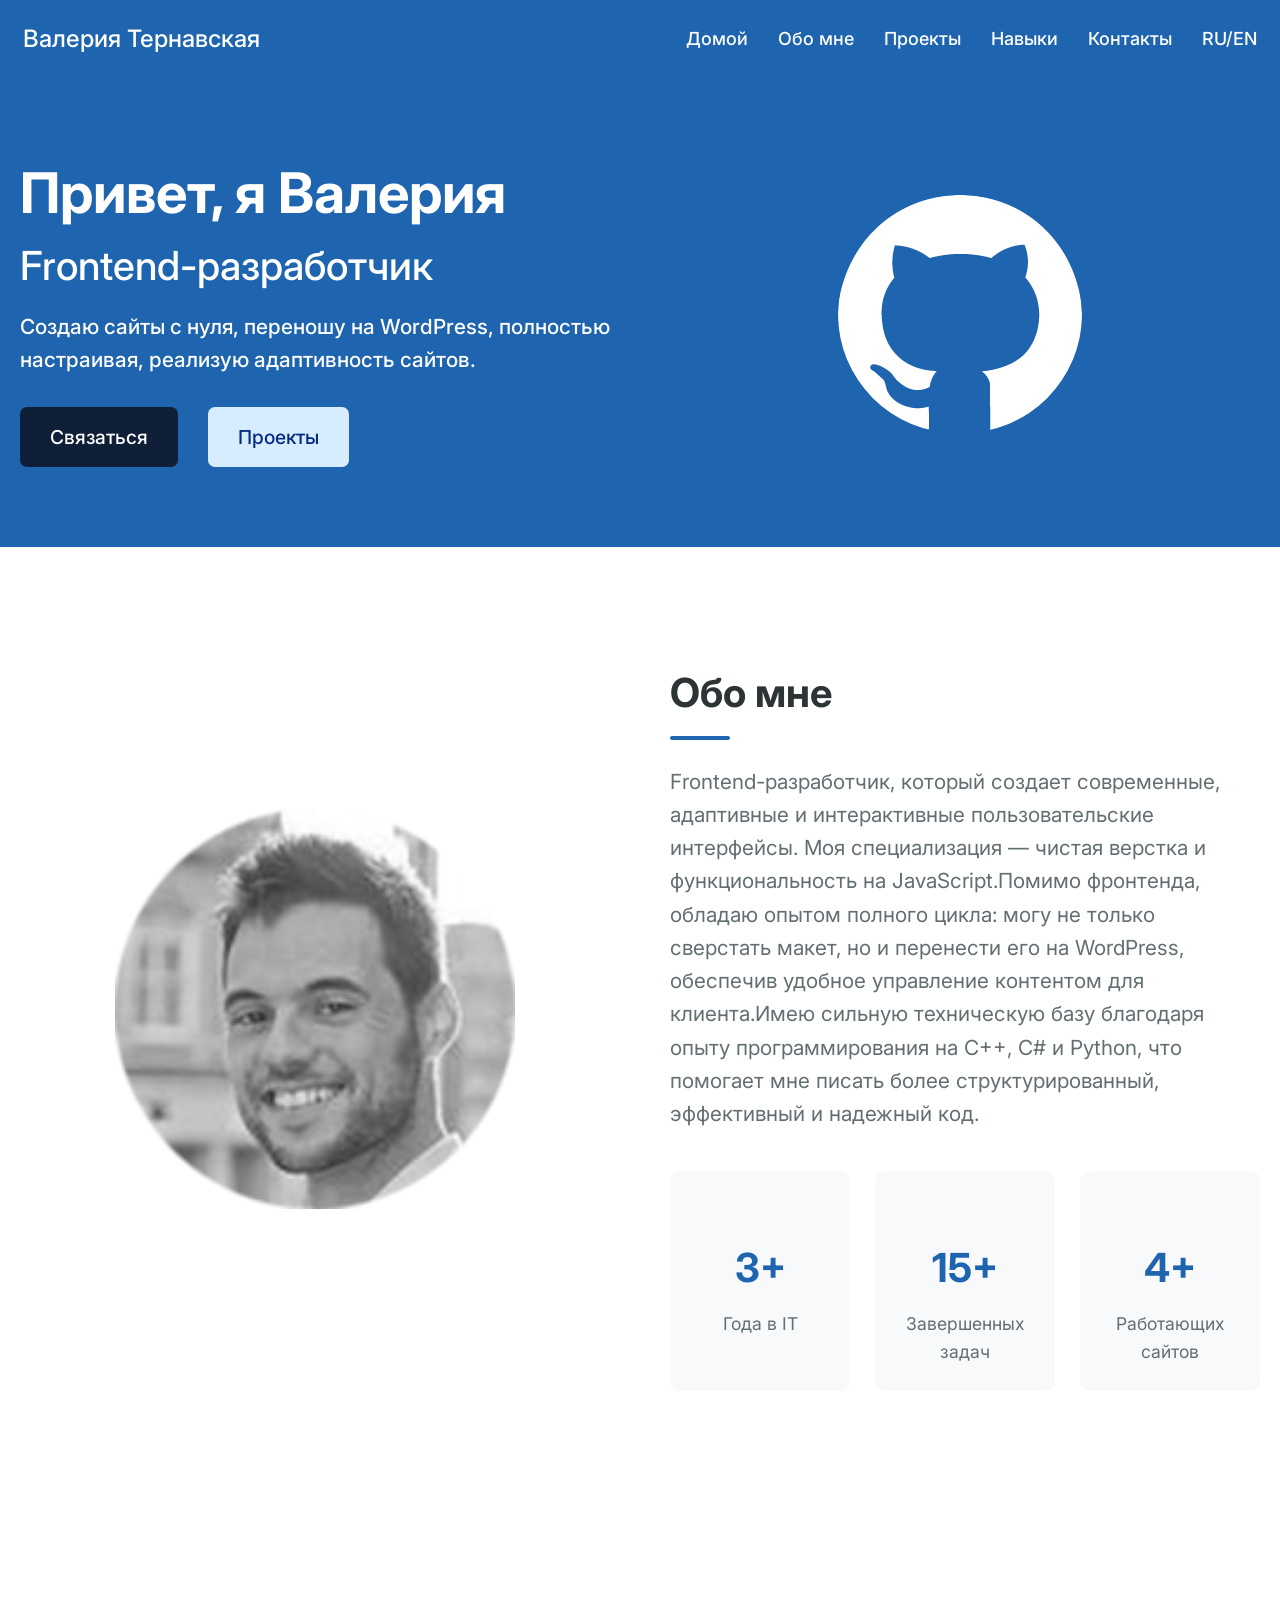
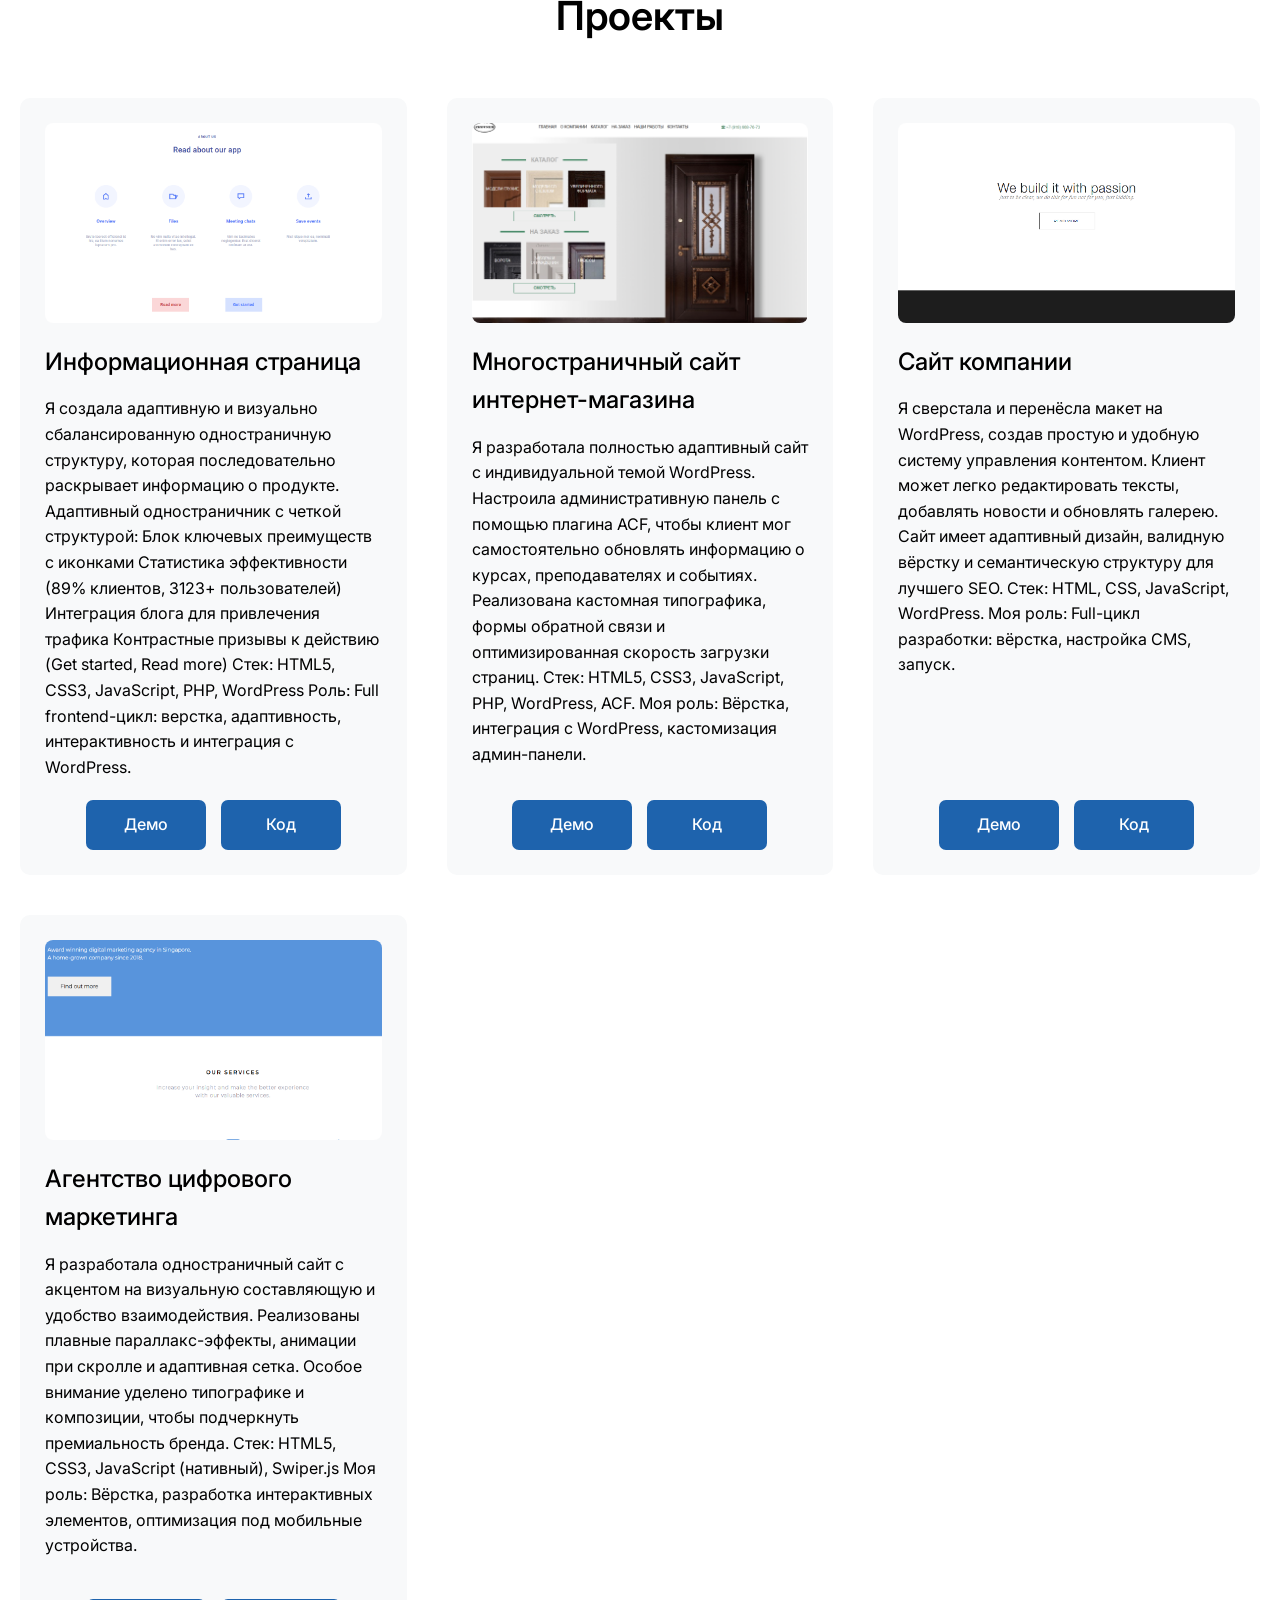
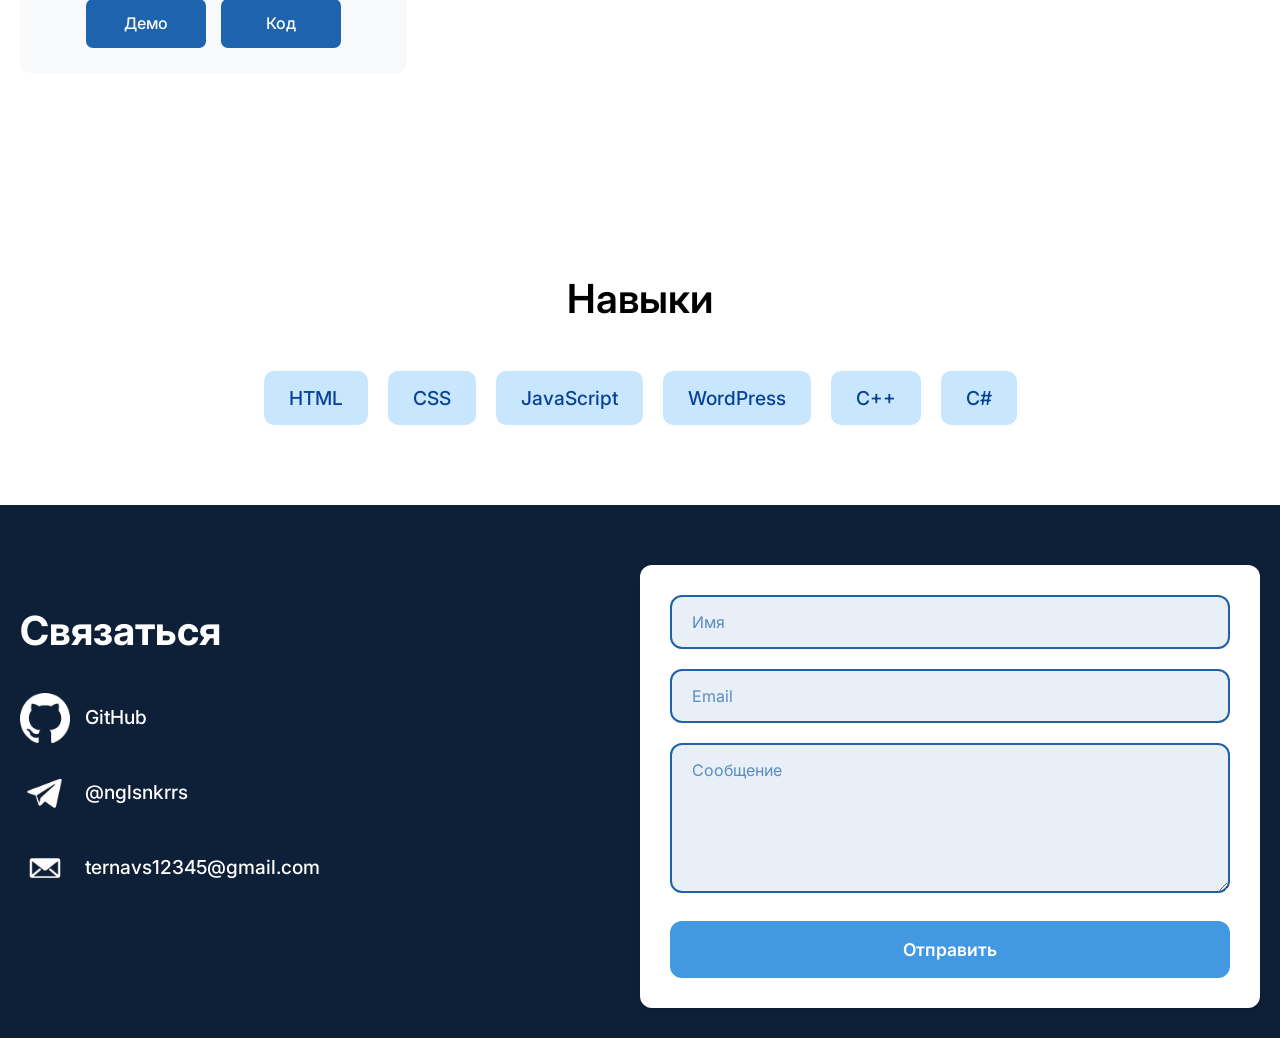
<file: Portfolio/index.html>
<!DOCTYPE html>
<html lang="ru">
<head>
    <meta charset="UTF-8">
    <meta name="viewport" content="width=device-width, initial-scale=1.0">
    <title>NG Portfolio</title>
    <link rel="preconnect" href="https://fonts.googleapis.com">
    <link rel="preconnect" href="https://fonts.gstatic.com" crossorigin>
    <link href="https://fonts.googleapis.com/css2?family=Inter:ital,opsz,wght@0,14..32,100..900;1,14..32,100..900&family=Roboto:ital,wdth,wght@0,75..100,100..900;1,75..100,100..900&display=swap" rel="stylesheet">
    <link rel="stylesheet" href="styles/style.css">
</head>
<body>
    <div class="header">
    <div class="menu">
        <div class="container">
            <p>Валерия Тернавская</p>
            <ul>
                <li><a href="#">Домой</a></li>
                <li><a href="#about">Обо мне</a></li>
                <li><a href="#project">Проекты</a></li>
                <li><a href="#skill">Навыки</a></li>
                <li><a href="#contacts">Контакты</a></li>
                <li><a href="#">RU/EN</a></li>
            </ul>
        </div>
    </div>

    <div class="container">
        <div class="info-container">
            <div class="info">
                <h1>Привет, я Валерия</h1>
                <h2>Frontend-разработчик</h2>
                <p>Создаю сайты с нуля, переношу на WordPress, полностью настраивая, реализую адаптивность сайтов.</p>
                <div class="buttons">
                    <a href="#contacts" class="buttons-contactme">Связаться</a>
                    <a href="#project" class="buttons-viewprojects">Проекты</a>
                </div>
            </div>
            <div class="image-wrapper">
                <img src="img/гит.png" alt="Фото Валерии">
            </div>
        </div>
    </div>
    </div>
    <article id="about">
        <div class="about">
            <div class="container-about">
                <div class="image">
                    <img src="img/antonio.png" alt="Фото профиля">
                </div>
                <div class="content">
                    <h2>Обо мне</h2>
                    <p class="description">Frontend-разработчик, который создает современные, адаптивные и интерактивные пользовательские интерфейсы. Моя специализация — чистая верстка и функциональность на JavaScript.Помимо фронтенда, обладаю опытом полного цикла: могу не только сверстать макет, но и перенести его на WordPress, обеспечив удобное управление контентом для клиента.Имею сильную техническую базу благодаря опыту программирования на C++, C# и Python, что помогает мне писать более структурированный, эффективный и надежный код.</p>
                    <div class="items">
                        <div class="item">
                            <h3>3+</h3>
                            <p>Года в IT</p>
                        </div>
                        <div class="item">
                            <h3>15+</h3>
                            <p>Завершенных задач</p>
                        </div>
                        <div class="item">
                            <h3>4+</h3>
                            <p>Работающих сайтов</p>
                        </div>
                    </div>
                </div>
            </div>
        </div>
    </article>
    <article id="project">
        <div class="project">
            <div class="container-projects">
                <h2>Проекты</h2>
                <div class="projects-items">
                    <div class="project-item">
                        <img src="img/проект1.png" alt="Проект">
                        <h3>Информационная страница</h3>
                        <p>Я создала адаптивную и визуально сбалансированную одностраничную структуру, которая последовательно раскрывает информацию о продукте.
                        Адаптивный одностраничник с четкой структурой:
                        Блок ключевых преимуществ с иконками
                        Статистика эффективности (89% клиентов, 3123+ пользователей)
                        Интеграция блога для привлечения трафика
                        Контрастные призывы к действию (Get started, Read more)
                        Стек: HTML5, CSS3, JavaScript, PHP, WordPress
                        Роль: Full frontend-цикл: верстка, адаптивность, интерактивность и интеграция с WordPress.</p>
                        <div class="projects-buttons">
                            <a href="https://astounding-paprenjak-d8164c.netlify.app/" class="buttons-demo">Демо</a>
                            <a href="https://github.com/Nglsnkrrs/HTML-CSS/tree/main/Landing%20Page%202" class="buttons-code">Код</a>
                        </div>
                    </div>
                    <div class="project-item">
                        <img src="img/проект2.png" alt="Проект">
                        <h3>Многостраничный сайт интернет-магазина</h3>
                        <p>Я разработала полностью адаптивный сайт с индивидуальной темой WordPress. Настроила административную панель с помощью плагина ACF, чтобы клиент мог самостоятельно обновлять информацию о курсах, преподавателях и событиях. Реализована кастомная типографика, формы обратной связи и оптимизированная скорость загрузки страниц. Стек: HTML5, CSS3, JavaScript, PHP, WordPress, ACF. Моя роль: Вёрстка, интеграция с WordPress, кастомизация админ-панели.</p>
                        <div class="projects-buttons">
                            <a href="https://bespoke-banoffee-08d2c5.netlify.app/" class="buttons-demo">Демо</a>
                            <a href="https://github.com/Nglsnkrrs/HTML-CSS/tree/main/DoorSite" class="buttons-code">Код</a>
                        </div>
                    </div>
                    <div class="project-item">
                        <img src="img/проект4.png" alt="Проект">
                        <h3>Сайт компании</h3>
                        <p>Я сверстала и перенёсла макет на WordPress, создав простую и удобную систему управления контентом. Клиент может легко редактировать тексты, добавлять новости и обновлять галерею. Сайт имеет адаптивный дизайн, валидную вёрстку и семантическую структуру для лучшего SEO. Стек: HTML, CSS, JavaScript, WordPress. Моя роль: Full-цикл разработки: вёрстка, настройка CMS, запуск.</p>
                        <div class="projects-buttons">
                            <a href="https://sprightly-kheer-694db1.netlify.app/" class="buttons-demo">Демо</a>
                            <a href="https://github.com/Nglsnkrrs/HTML-CSS/tree/main/Сайт1" class="buttons-code">Код</a>
                        </div>
                    </div>
                    <div class="project-item">
                        <img src="img/проект3.png" alt="Проект">
                        <h3>Агентство цифрового маркетинга</h3>
                        <p>Я разработала одностраничный сайт с акцентом на визуальную составляющую и удобство взаимодействия. Реализованы плавные параллакс-эффекты, анимации при скролле и адаптивная сетка. Особое внимание уделено типографике и композиции, чтобы подчеркнуть премиальность бренда.
                        Стек: HTML5, CSS3, JavaScript (нативный), Swiper.js
                        Моя роль: Вёрстка, разработка интерактивных элементов, оптимизация под мобильные устройства.<p>
                        <div class="projects-buttons">
                            <a href="https://astounding-meringue-58eaab.netlify.app/" class="buttons-demo">Демо</a>
                            <a href="https://github.com/Nglsnkrrs/HTML-CSS/tree/main/LandingPage" class="buttons-code">Код</a>
                        </div>
                    </div>
                </div>
            </div>
        </div>
    </article>
    <article id="skill">
        <div class="skills">
            <div class="container-skills">
                <h2>Навыки</h2>
                <div class="items-skills">
                    <p>HTML</p>
                    <p>CSS</p>
                    <p>JavaScript</p>
                    <p>WordPress</p>
                    <p>C++</p>
                    <p>C#</p>
                </div>
            </div>
        </div>
    </article>
    <article id="contacts">
        <div class="footer">
            <div class="container-footer">
                <div class="footer-content">
                    <div class="media-footer">
                        <h2>Связаться</h2>
                        <div class="items-footer">
                            <div class="item-footer">
                                <div class="footer-icon">
                                    <img src="img/гит.png" alt="GitHub">
                                    <a href="https://github.com/Nglsnkrrs/HTML-CSS">GitHub</a>
                                </div>
                            </div>
                            <div class="item-footer">
                                <div class="footer-icon">
                                    <img src="img/телеграмм.png" alt="Telegram">
                                    <p>@nglsnkrrs</p>
                                </div>
                            </div>
                            <div class="item-footer">
                                <div class="footer-icon">
                                    <img src="img/почта 2.png" alt="Email">
                                    <p>ternavs12345@gmail.com</p>
                                </div>
                            </div>
                        </div>
                    </div>
                    <div class="contact-form">
                        <form class="form">
                            <div class="form-group">
                                <input type="text" id="name" placeholder="Имя" name="name" required>
                            </div>
                            <div class="form-group">
                                <input type="email" id="email" placeholder="Email" name="email" required>
                            </div>
                            <div class="form-group">
                                <textarea id="message" name="message" placeholder="Сообщение" rows="5" required></textarea>
                            </div>
                            <button type="submit" class="submit-btn">Отправить</button>
                        </form>
                    </div>
                </div>
            </div>
        </div>
    </article>
</body>
</html>
</file>
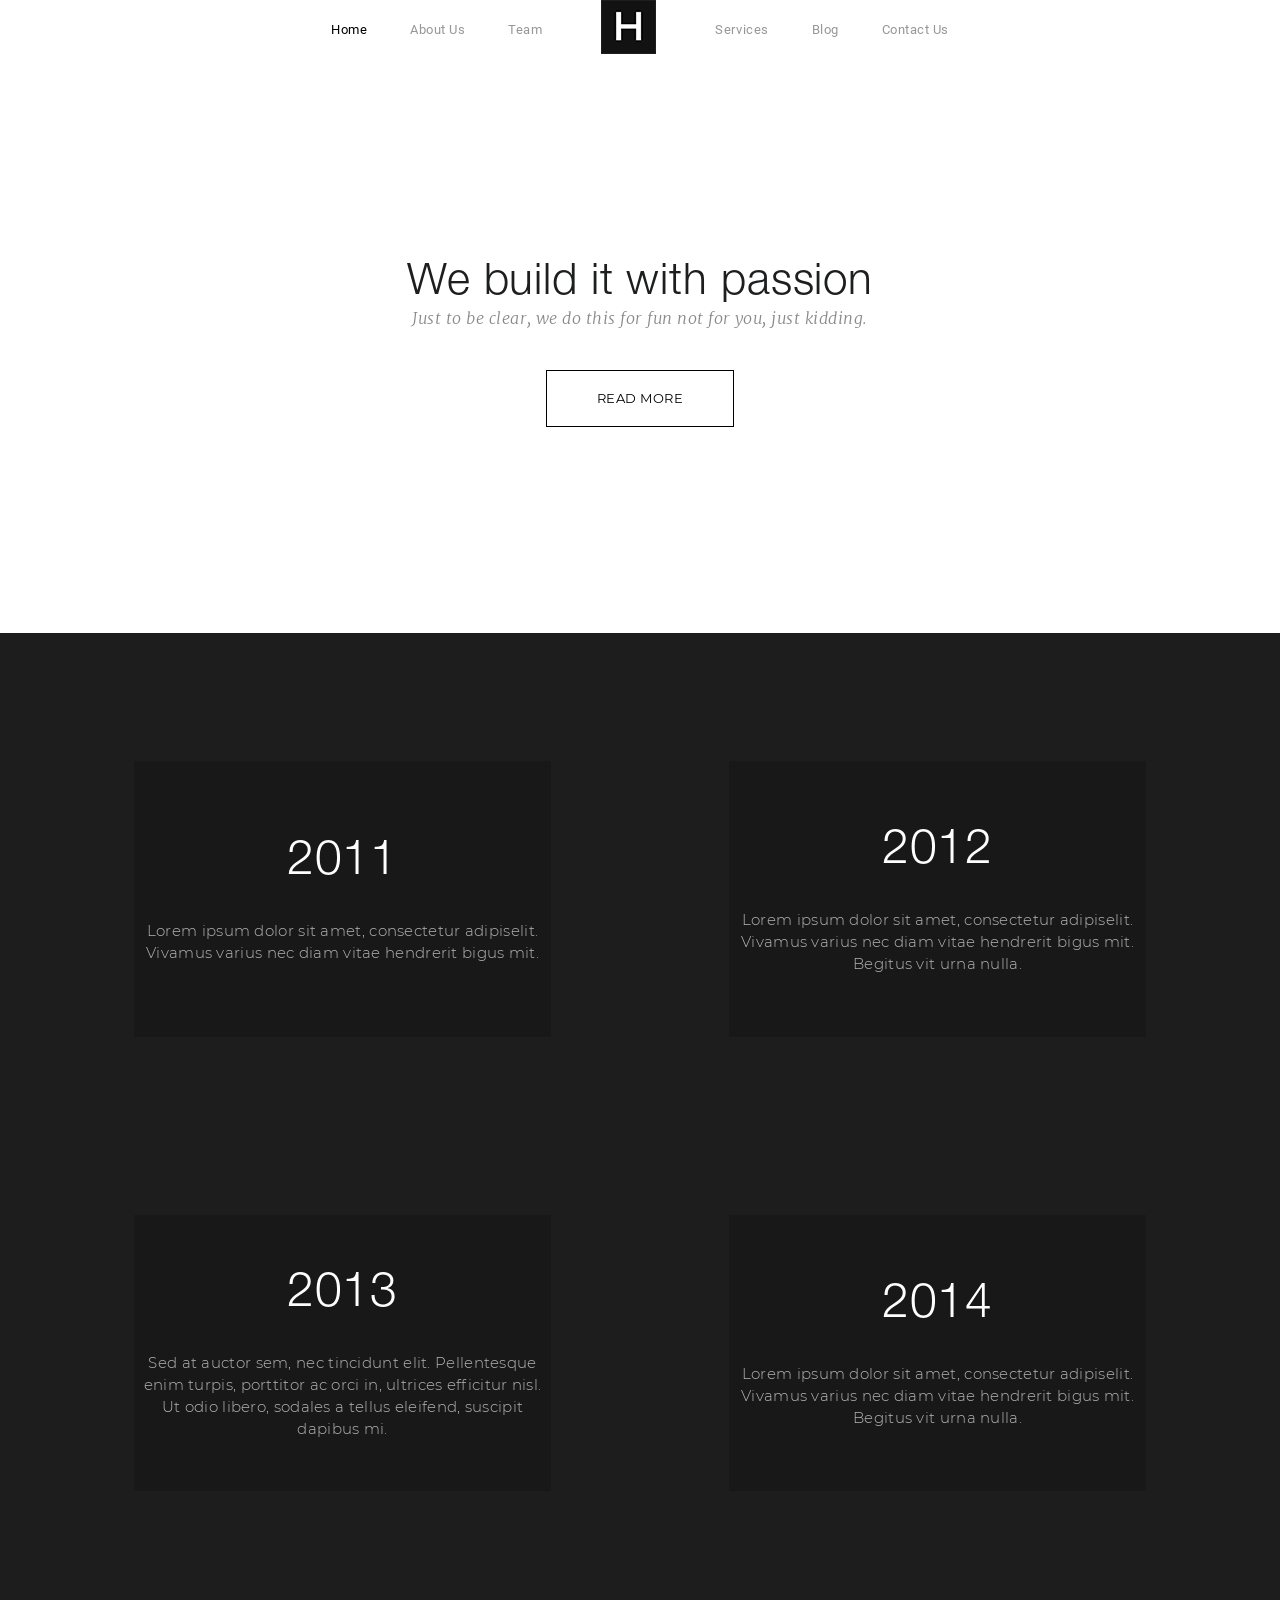
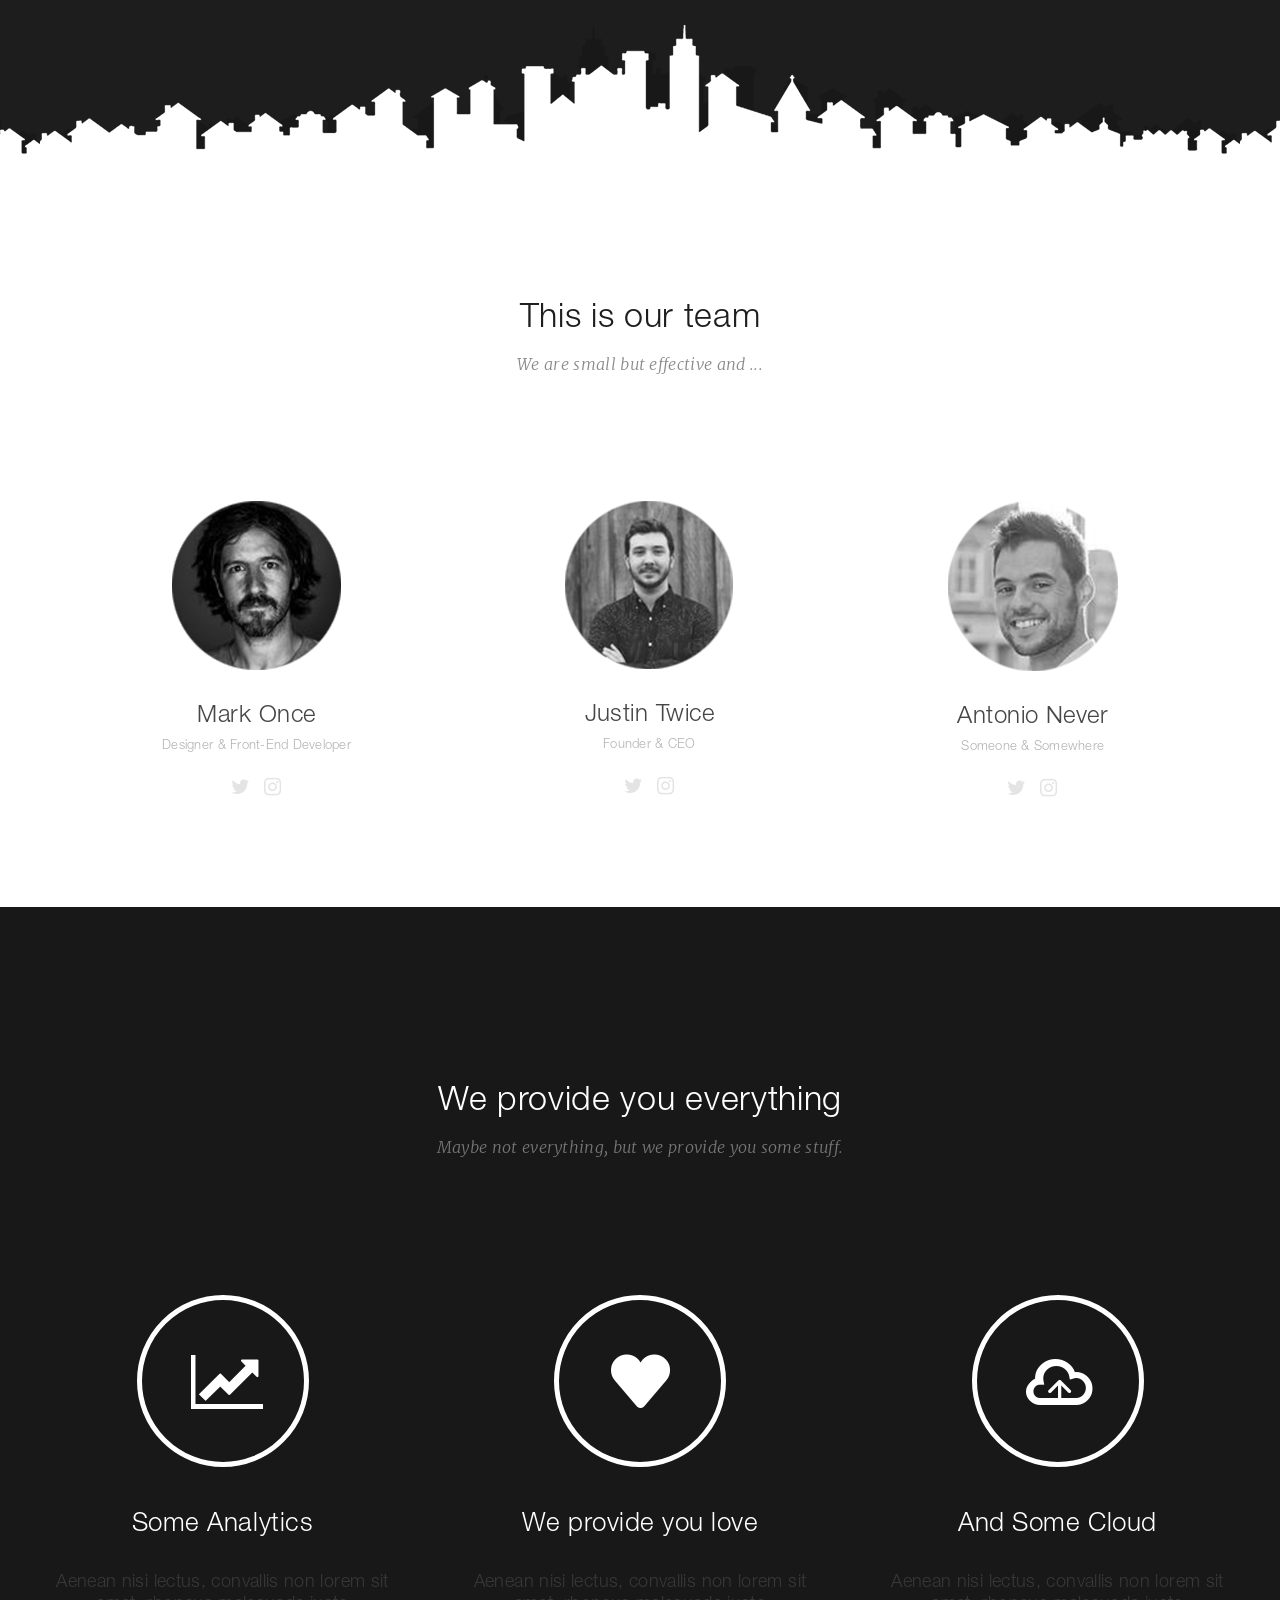
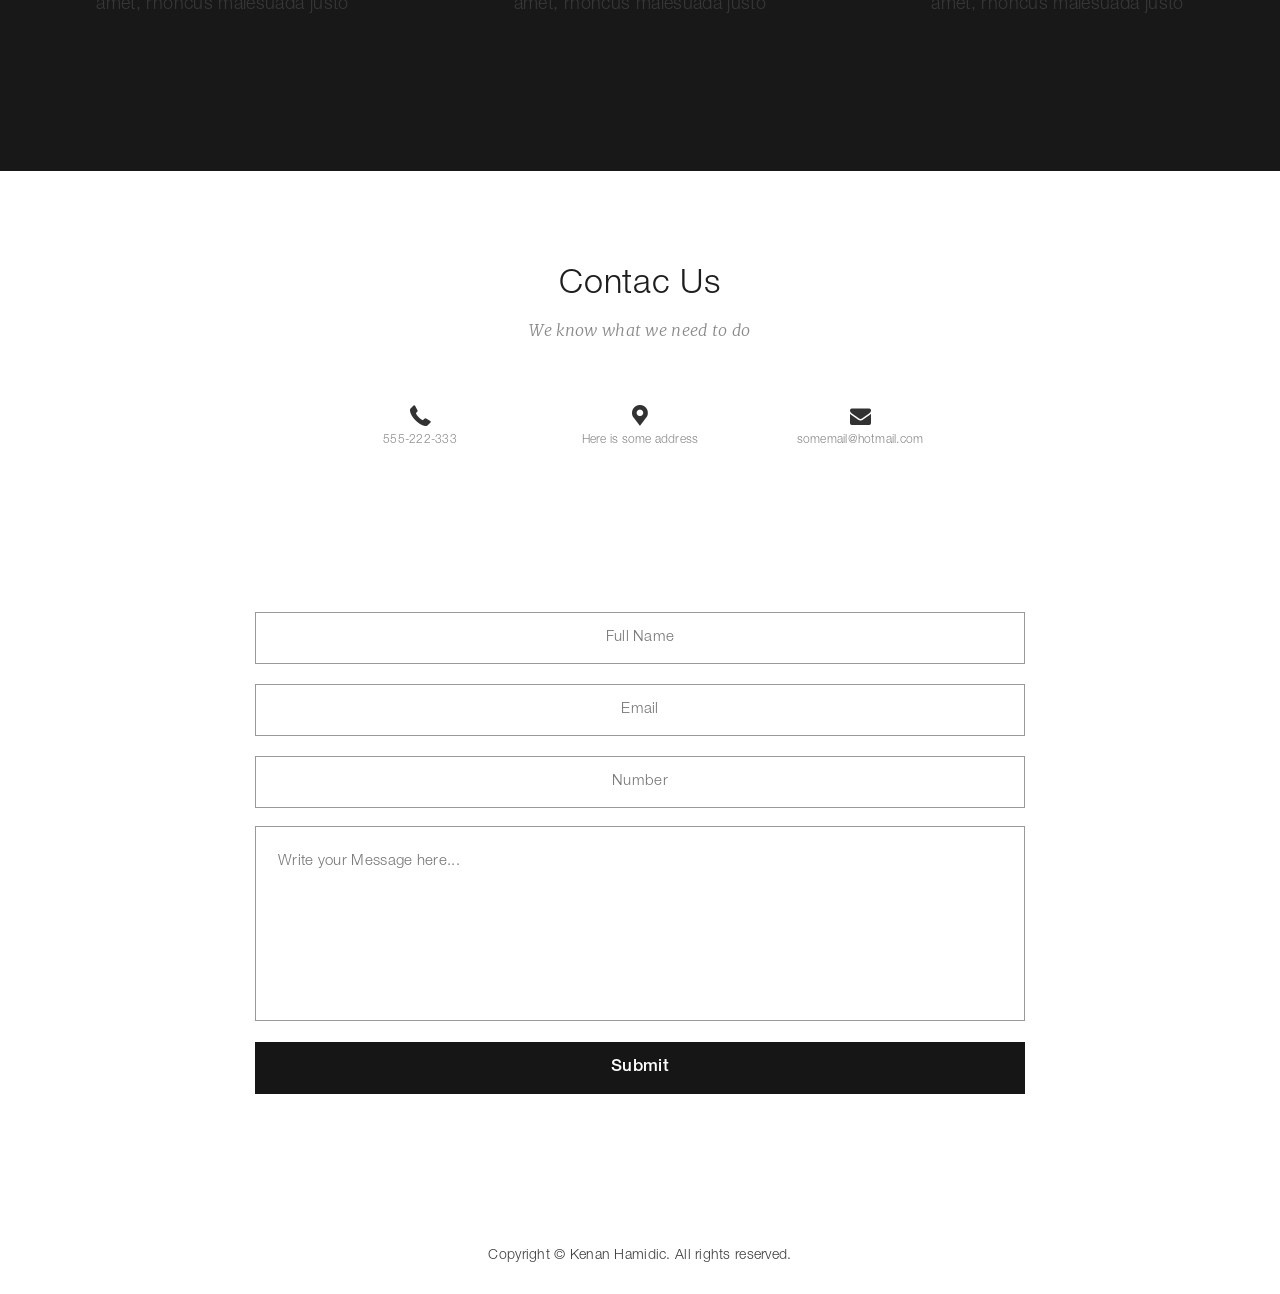
<file: Сайт1/index.html>
<!DOCTYPE html>
<html lang="en">

<head>
    <meta charset="UTF-8">
    <meta name="viewport" content="width=device-width, initial-scale=1.0">
    <link rel="stylesheet" href="css/fontello.css">
    <link rel="stylesheet" href="css/style.css">
    <title>Document</title>
</head>

<body>
    <header class="header">
        <div class="container">
            <nav class="menu__desktop">
                <ul class="menu">
                    <li class="menu__item active"><a href="#">Home</a></li>
                    <li class="menu__item"><a href="#about">About Us</a></li>
                    <li class="menu__item"><a href="#team">Team</a></li>
                    <li class="menu__item"><a href="#"><img src="img/logo.png" alt="" class="logo"></a></li>
                    <li class="menu__item"><a href="#provide">Services</a></li>
                    <li class="menu__item"><a href="#">Blog</a></li>
                    <li class="menu__item"><a href="#contact">Contact Us</a></li>
                </ul>
            </nav>
            <nav class="menu__mobile">
                <div class="menu__inner">
                    <a href="#"><img src="img/logo.png" alt="" class="logo"></a>
                    <div class="menu__burger"><span>toggle menu</span></div>
                </div>
                <ul class="menu">         
                    <li class="menu__item active"><a href="#">Home</a></li>
                    <li class="menu__item"><a href="#about">About Us</a></li>
                    <li class="menu__item"><a href="#team">Team</a></li>
                    <li class="menu__item"><a href="#provide">Services</a></li>
                    <li class="menu__item"><a href="#">Blog</a></li>
                    <li class="menu__item"><a href="#contact">Contact Us</a></li>
                </ul>
            </nav>
            <div class="header__content">
                <h1 class="header__title">We build it with passion</h1>
                <p class="header__text">Just to be clear, we do this for fun not for you, just kidding.</p>
                <a href="" class="header__button">READ MORE</a>
            </div>
        </div>
    </header>
    <div class="about" id="about">
        <div class="container">
            <div class="about__inner">
                <div class="about__item">
                    <div class="about__year">2011</div>
                    <div class="about__text">Lorem ipsum dolor sit amet, consectetur adipiselit. Vivamus varius nec diam
                        vitae hendrerit bigus mit.</div>
                </div>
                <div class="about__item">
                    <div class="about__year">2012</div>
                    <div class="about__text">Lorem ipsum dolor sit amet, consectetur adipiselit. Vivamus varius nec diam
                        vitae hendrerit bigus mit.
                        Begitus vit urna nulla.</div>
                </div>
                <div class="about__item">
                    <div class="about__year">2013</div>
                    <div class="about__text">Sed at auctor sem, nec tincidunt elit. Pellentesque enim turpis, porttitor
                        ac orci in, ultrices efficitur nisl. Ut odio libero, sodales a tellus eleifend, suscipit dapibus
                        mi.</div>
                </div>
                <div class="about__item">
                    <div class="about__year">2014</div>
                    <div class="about__text">Lorem ipsum dolor sit amet, consectetur adipiselit. Vivamus varius nec diam
                        vitae hendrerit bigus mit.
                        Begitus vit urna nulla.</div>
                </div>
            </div>
        </div>
    </div>
    <div class="team" id="team">
        <div class="container">
            <div class="block__head">
                <h2 class="block__title">This is our team</h2>
                <p class="block__text">We are small but effective and ...</p>
            </div>
            <div class="team__inner">
                <div class="team__item">
                    <img class="team__item-img" src="img/team1.png" alt="">
                    <h3 class="team__item-title">Mark Once</h3>
                    <p class="team__item-text">Designer & Front-End Developer</p>
                    <div class="team__icon-box">
                        <a href="#"><i class="icon-twitter"></i></a>
                        <a href="#"><i class="icon-instagram"></i></a>
                    </div>
                </div>
                <div class="team__item">
                    <img class="team__item-img" src="img/team2.png" alt="">
                    <h3 class="team__item-title">Justin Twice</h3>
                    <p class="team__item-text">Founder & CEO</p>
                    <div class="team__icon-box">
                        <a href="#"><i class="icon-twitter"></i></a>
                        <a href="#"><i class="icon-instagram"></i></a>
                    </div>
                </div>
                <div class="team__item">
                    <img class="team__item-img" src="img/team3.png" alt="">
                    <h3 class="team__item-title">Antonio Never</h3>
                    <p class="team__item-text">Someone & Somewhere</p>
                    <div class="team__icon-box">
                        <a href="#"><i class="icon-twitter"></i></a>
                        <a href="#"><i class="icon-instagram"></i></a>
                    </div>
                </div>
            </div>
        </div>
    </div>
    <div class="provide" id="provide">
        <div class="container">
            <div class="block__head inverse">
                <h2 class="block__title">We provide you everything</h2>
                <p class="block__text">Maybe not everything, but we provide you some stuff.</p>
            </div>
            <div class="provide__inner">
                <div class="provide__item">
                    <i class="icon-chart-line"></i>
                    <h3 class="provide__item-title">Some Analytics</h3>
                    <p class="provide__item-text">Aenean nisi lectus, convallis non lorem sit amet, rhoncus malesuada justo</p>
                </div>
                <div class="provide__item">
                    <i class="icon-heart"></i>
                    <h3 class="provide__item-title">We provide you love</h3>
                    <p class="provide__item-text">Aenean nisi lectus, convallis non lorem sit amet, rhoncus malesuada justo</p>
                </div>
                <div class="provide__item">
                    <i class="icon-upload-cloud-outline"></i>
                    <h3 class="provide__item-title">And Some Cloud</h3>
                    <p class="provide__item-text">Aenean nisi lectus, convallis non lorem sit amet, rhoncus malesuada justo</p>
                </div>
            </div>
        </div>
    </div> 
    <div class="contact" id="contact">
        <div class="container">
            <div class="block__head">
                <h2 class="block__title">Contac Us</h2>
                <p class="block__text">We know what we need to do</p>
            </div>
            <div class="contact__inner">
                <div class="contact__icon-box">
                    <div class="contact__item">
                        <i class="icon-phone"></i>
                        <div class="contact__text"><a href="tel:555222333">555-222-333</a></div>
                    </div>
                    <div class="contact__item">
                        <i class="icon-location"></i> 
                        <div class="contact__text"><a href="https://goo.gl/maps/ot9BCyYtQbSXoJYRA" target="_blank">Here is some address</a></div>
                    </div>
                    <div class="contact__item">
                        <i class="icon-mail-alt"></i>
                        <div class="contact__text"><a href="mailto:somemail@hotmail.com">somemail@hotmail.com</a></div>
                    </div>
                </div>
                <form action="" class="contact__form">
                    <input class="contact__name" type="text" placeholder="Full Name">
                    <input class="contact__email" type="email" placeholder="Email">
                    <input class="contact__number" type="number" placeholder="Number">
                    <textarea class="contact__textarea" placeholder="Write your Message here..."></textarea>
                    <input type="submit" class="contact__button" value="Submit">
                </form>
            </div>
        </div>
    </div>
    <div class="footer">
        <div class="container">
            <div class="footer__text">
                Copyright &copy; Kenan Hamidic. All rights reserved.
            </div>
        </div>
    </div>

    <script src="js/jquery-3.5.1.min.js"></script>
    <script src="js/main.js"></script>
</body>

</html>
</file>
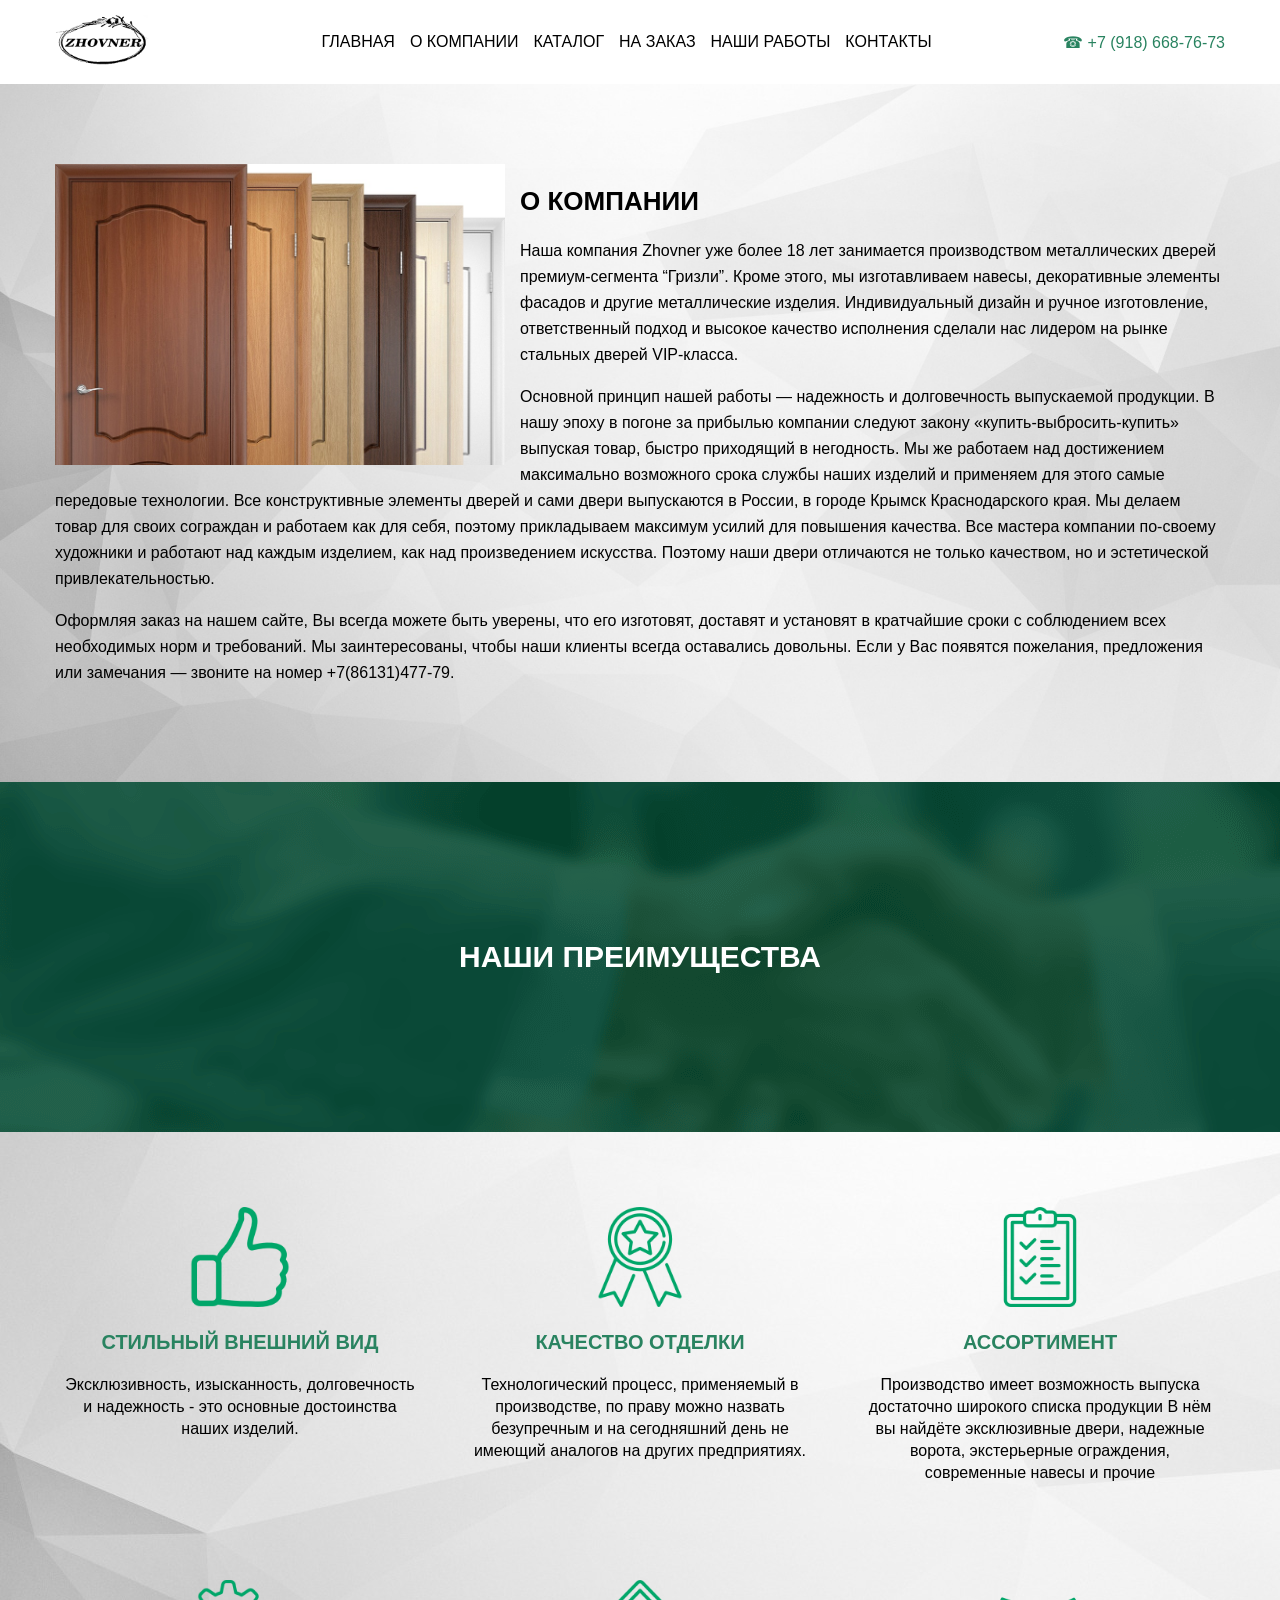
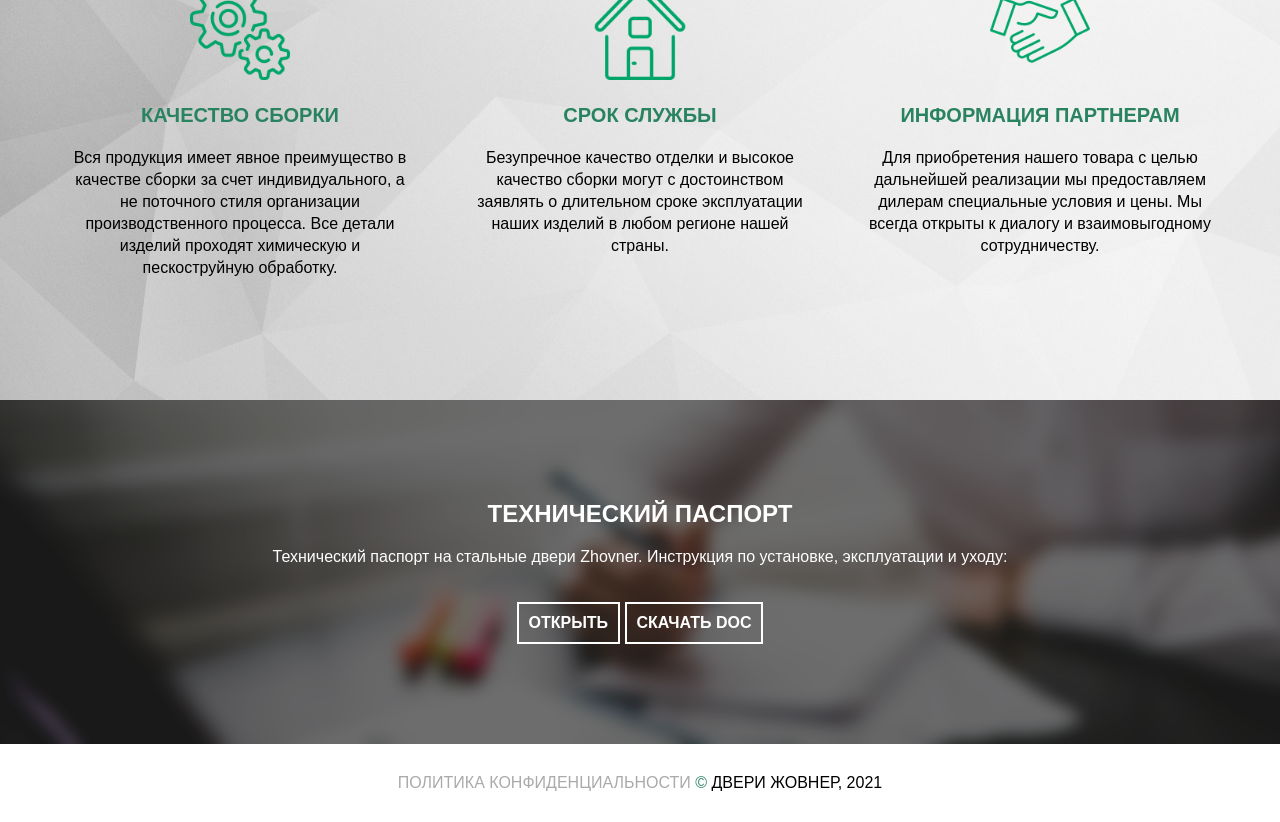
<file: DoorSite/about.html>
<!DOCTYPE html>
<html lang="ru">

<head>
	<meta charset="UTF-8">
	<meta http-equiv="X-UA-Compatible" content="IE=edge">
	<meta name="viewport" content="width=device-width, initial-scale=1.0">
	<link rel="shortcut icon" href="img/logo.png" type="image/x-icon">
	<link rel="stylesheet" href="css/style.css">
	<title>О компании</title>
</head>

<body>
  <!-- Меню -->
	<div class="menu">
		<div class="container">
			<div class="row">
				<div class="logo">
					<a href="index.html">
						<img src="img/logo.png" alt="логотип">
					</a>
				</div>
				<ul>
					<li><a href="index.html">Главная</a></li>
					<li><a href="about.html">О компании</a></li>
					<li><a href="catalog.html">Каталог</a></li>
					<li><a href="order.html">На заказ</a></li>
					<li><a href="portfolio.html">Наши работы</a></li>
					<li><a href="contacts.html">Контакты</a></li>
				</ul>
				<div class="phone">
					<a href="tel:+79186687673">&#9742; +7 (918) 668-76-73</a>
				</div>
			</div>
		</div>
	</div>
  <!-- О компании -->
  <div class="about-company" style="background-image: url(img/background.jpg)">
    <div class="container">
      <div class="row">
        <div class="col-12">
          <img src="img/door1.jpg" alt="О компании">
          <h2>О компании</h2>
          <p>Наша компания Zhovner уже более 18 лет занимается производством металлических дверей премиум-сегмента “Гризли”. Кроме этого, мы изготавливаем навесы, декоративные элементы фасадов и другие металлические изделия. Индивидуальный дизайн и ручное изготовление, ответственный подход и высокое качество исполнения сделали нас лидером на рынке стальных дверей VIP-класса.</p>
          <p>Основной принцип нашей работы — надежность и долговечность выпускаемой продукции. В нашу эпоху в погоне за прибылью компании следуют закону «купить-выбросить-купить» выпуская товар, быстро приходящий в негодность. Мы же работаем над достижением максимально возможного срока службы наших изделий и применяем для этого самые передовые технологии. Все конструктивные элементы дверей и сами двери выпускаются в России, в городе Крымск Краснодарского края. Мы делаем товар для своих сограждан и работаем как для себя, поэтому прикладываем максимум усилий для повышения качества. Все мастера компании по-своему художники и работают над каждым изделием, как над произведением искусства. Поэтому наши двери отличаются не только качеством, но и эстетической привлекательностью.</p>
          <p>Оформляя заказ на нашем сайте, Вы всегда можете быть уверены, что его изготовят, доставят и установят в кратчайшие сроки с соблюдением всех необходимых норм и требований. Мы заинтересованы, чтобы наши клиенты всегда оставались довольны. Если у Вас появятся пожелания, предложения или замечания — звоните на номер +7(86131)477-79.</p>
        </div>
      </div>
    </div>
  </div>
  <!-- Преимущества  -->
	<div class="advantages" style="background-image: url(img/bg-advantages.png)">
		<div class="container">
			<h2>НАШИ ПРЕИМУЩЕСТВА</h2>
		</div>
	</div>
	<div class="advantages-cards" style="background-image: url(img/background.jpg)">
		<div class="container">
			<div class="row advantages-cards-inner">
				<div class="col-4 col-lg-6 col-sm-12 advantages-card">
					<img src="img/icons/like.png" alt="">
					<h3>СТИЛЬНЫЙ ВНЕШНИЙ ВИД</h3>
					<p>Эксклюзивность, изысканность, долговечность и надежность - это основные достоинства наших изделий.</p>
				</div>
				<div class="col-4 col-lg-6 col-sm-12 advantages-card">
					<img src="img/icons/quality.png" alt="">
					<h3>КАЧЕСТВО ОТДЕЛКИ</h3>
					<p>Технологический процесс, применяемый в производстве, по праву можно назвать безупречным и на сегодняшний день не имеющий аналогов на других предприятиях.</p>
				</div>	
				<div class="col-4 col-lg-6 col-sm-12 advantages-card">
					<img src="img/icons/list.png" alt="">
					<h3>АССОРТИМЕНТ</h3>
					<p>Производство имеет возможность выпуска достаточно широкого списка продукции В нём вы найдёте эксклюзивные двери, надежные ворота, экстерьерные ограждения, современные навесы и прочие</p>
				</div>	
				<div class="col-4 col-lg-6 col-sm-12 advantages-card">
					<img src="img/icons/gears.png" alt="">
					<h3>КАЧЕСТВО СБОРКИ</h3>
					<p>Вся продукция имеет явное преимущество в качестве сборки за счет индивидуального, а не поточного стиля организации производственного процесса. Все детали изделий проходят химическую и пескоструйную обработку.</p>
				</div>	
				<div class="col-4 col-lg-6 col-sm-12 advantages-card">
					<img src="img/icons/home.png" alt="">
					<h3>СРОК СЛУЖБЫ</h3>
					<p>Безупречное качество отделки и высокое качество сборки могут с достоинством заявлять о длительном сроке эксплуатации наших изделий в любом регионе нашей страны.</p>
				</div>	
				<div class="col-4 col-lg-6 col-sm-12 advantages-card">
					<img src="img/icons/handshake.png" alt="">
					<h3>ИНФОРМАЦИЯ ПАРТНЕРАМ</h3>
					<p>Для приобретения нашего товара с целью дальнейшей реализации мы предоставляем дилерам специальные условия и цены. Мы всегда открыты к диалогу и взаимовыгодному сотрудничеству.</p>
				</div>		
			</div>
		</div>
	</div>
  <!-- Технический паспорт -->
  <div class="pasport" style="background-image: url(img/bg-pasport.png)">
    <div class="container">
      <div class="row">
        <div class="col-12">
          <h2>Технический паспорт</h2>
          <p>Технический паспорт на стальные двери Zhovner. Инструкция по установке, эксплуатации и уходу:</p>
          <a href="source/tp.pdf" class="btn" target="_blank">Открыть</a>
          <a href="source/tp.doc" class="btn" download="">Скачать DOC</a>
        </div>
      </div>
    </div>
  </div>
  <!-- Футер -->
	<div class="footer">
		<div class="container">
			<div class="row">
				<div class="col-12 text-center">
					<a href="policy.html">Политика конфиденциальности</a> <span class="accent-color">&copy; </span> Двери Жовнер, 2021
				</div>
			</div>
		</div>
	</div>
</body>

</html>
</file>
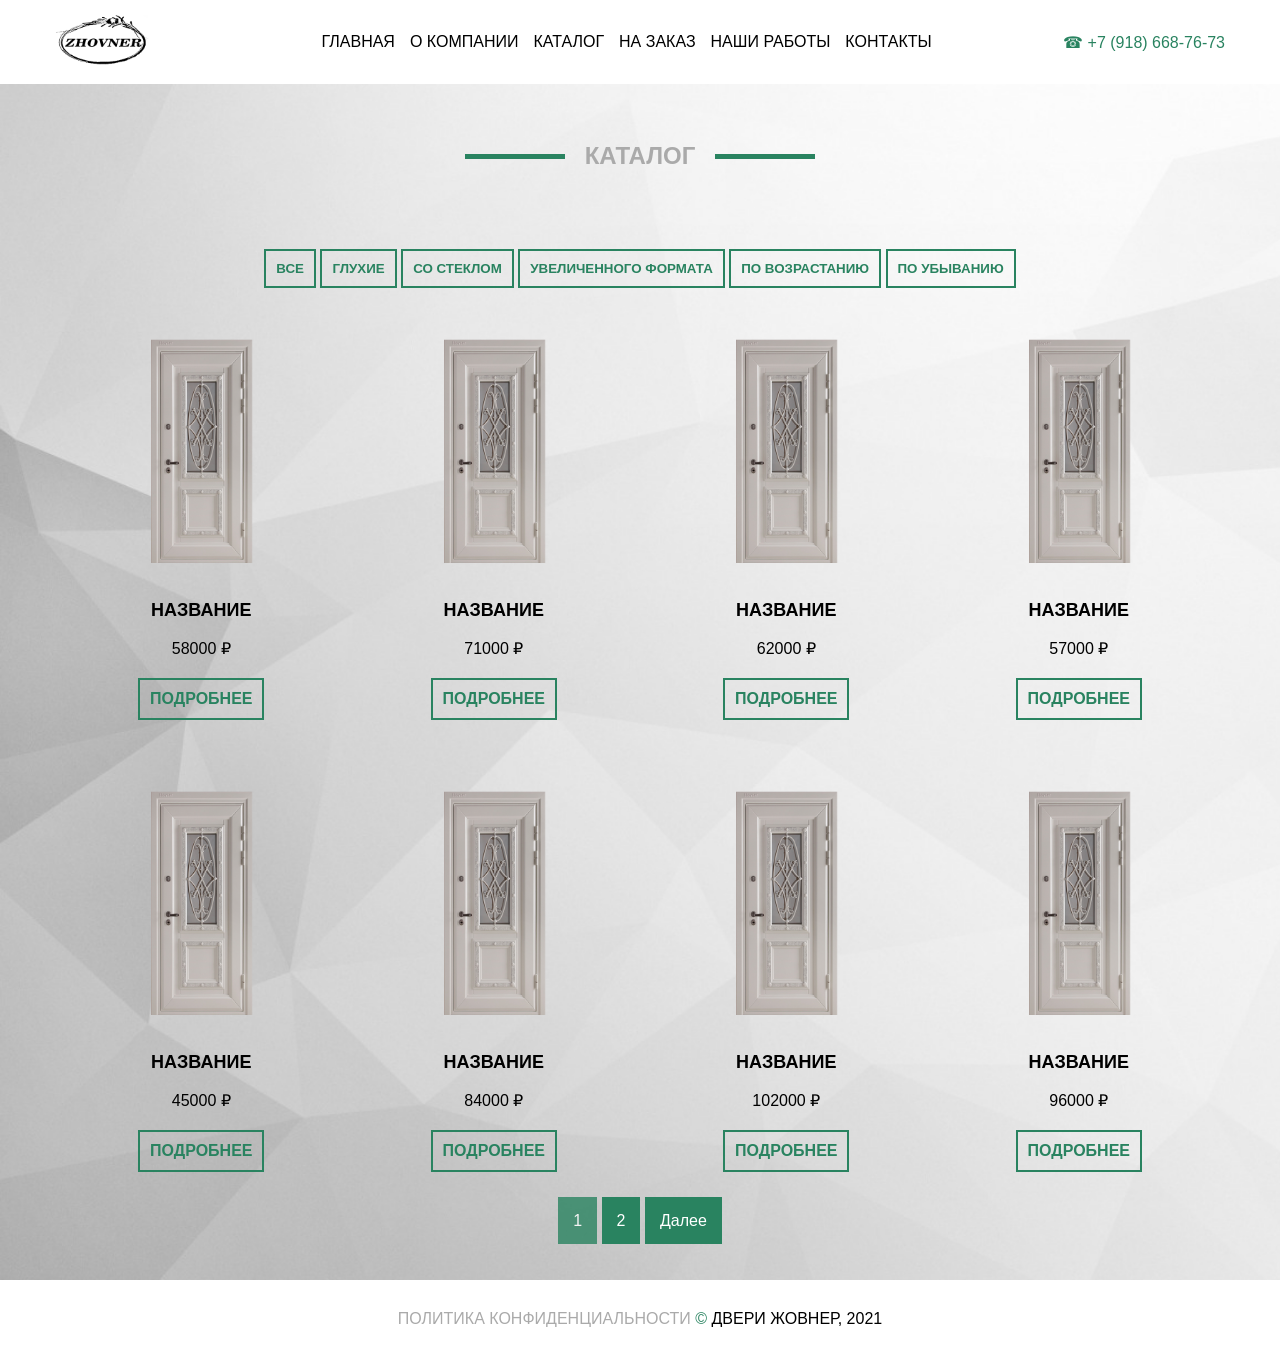
<file: DoorSite/catalog.html>
<!DOCTYPE html>
<html lang="ru">

<head>
	<meta charset="UTF-8">
	<meta http-equiv="X-UA-Compatible" content="IE=edge">
	<meta name="viewport" content="width=device-width, initial-scale=1.0">
	<link rel="shortcut icon" href="img/logo.png" type="image/x-icon">
	<link rel="stylesheet" href="css/style.css">
	<title>Каталог</title>
</head>

<body>
	<!-- Меню -->
	<div class="menu">
		<div class="container">
			<div class="row">
				<div class="logo">
					<a href="index.html">
						<img src="img/logo.png" alt="логотип">
					</a>
				</div>
				<ul>
					<li><a href="index.html">Главная</a></li>
					<li><a href="about.html">О компании</a></li>
					<li><a href="catalog.html">Каталог</a></li>
					<li><a href="order.html">На заказ</a></li>
					<li><a href="portfolio.html">Наши работы</a></li>
					<li><a href="contacts.html">Контакты</a></li>
				</ul>
				<div class="phone">
					<a href="tel:+79186687673">&#9742; +7 (918) 668-76-73</a>
				</div>
			</div>
		</div>
	</div>
  <!-- Каталог -->
	<div class="popular" style="background-image: url(img/background.jpg)">
		<div class="container">
			<div class="row popular-title">
				<h2>Каталог</h2>
			</div>
			<div class="category-controll text-center">
				<button class="btn" type="button" data-filter="all">Все</button>
				<button class="btn" type="button" data-filter=".category1">Глухие</button>
				<button class="btn" type="button" data-filter=".category2">Со стеклом</button>
				<button class="btn" type="button" data-filter=".category3">Увеличенного формата</button>
				<button class="btn" type="button" data-sort="order:asc">По возрастанию</button>
				<button class="btn" type="button" data-sort="order:descending">По убыванию</button>
			</div>
			<div class="row popular-goods catalog">
				<div class="col-3 col-lg-6 col-sm-12 product mix category1" data-order="58000">
					<img src="img/сatalog/door_anglia.png" alt="Название">
					<h3>Название</h3>
					<div>58000 &#8381;</div>
					<a href="door.html" class="btn">Подробнее</a>
				</div>
				<div class="col-3 col-lg-6 col-sm-12 product mix category2" data-order="71000">
					<img src="img/сatalog/door_anglia.png" alt="Название">
					<h3>Название</h3>
					<div>71000 &#8381;</div>
					<a href="door.html" class="btn">Подробнее</a>
				</div>
				<div class="col-3 col-lg-6 col-sm-12 product mix category3" data-order="62000">
					<img src="img/сatalog/door_anglia.png" alt="Название">
					<h3>Название</h3>
					<div>62000 &#8381;</div>
					<a href="door.html" class="btn">Подробнее</a>
				</div>
				<div class="col-3 col-lg-6 col-sm-12 product mix category2" data-order="57000">
					<img src="img/сatalog/door_anglia.png" alt="Название">
					<h3>Название</h3>
					<div>57000 &#8381;</div>
					<a href="door.html" class="btn">Подробнее</a>
				</div>
				<div class="col-3 col-lg-6 col-sm-12 product mix category2" data-order="45000">
					<img src="img/сatalog/door_anglia.png" alt="Название">
					<h3>Название</h3>
					<div>45000 &#8381;</div>
					<a href="door.html" class="btn">Подробнее</a>
				</div>
				<div class="col-3 col-lg-6 col-sm-12 product mix category3" data-order="84000">
					<img src="img/сatalog/door_anglia.png" alt="Название">
					<h3>Название</h3>
					<div>84000 &#8381;</div>
					<a href="door.html" class="btn">Подробнее</a>
				</div>
				<div class="col-3 col-lg-6 col-sm-12 product mix category1" data-order="102000">
					<img src="img/сatalog/door_anglia.png" alt="Название">
					<h3>Название</h3>
					<div>102000 &#8381;</div>
					<a href="door.html" class="btn">Подробнее</a>
				</div>
				<div class="col-3 col-lg-6 col-sm-12 product mix category2" data-order="96000">
					<img src="img/сatalog/door_anglia.png" alt="Название">
					<h3>Название</h3>
					<div>96000 &#8381;</div>
					<a href="door.html" class="btn">Подробнее</a>
				</div>
			</div>
			<nav class="navigation pagination" role="navigation">
				<div class="nav-links"><span aria-current="page" class="page-numbers current">1</span>
				<a class="page-numbers" href="">2</a>
				<a class="next page-numbers" href="">Далее</a></div>
			</nav>
		</div>
	</div>
  <!-- Футер -->
	<div class="footer">
		<div class="container">
			<div class="row">
				<div class="col-12 text-center">
					<a href="policy.html">Политика конфиденциальности</a> <span class="accent-color">&copy; </span> Двери Жовнер, 2021
				</div>
			</div>
		</div>
	</div>

  <script src="js/mixitup.min.js"></script>
  <script>
    // Документация
    // https://www.kunkalabs.com/mixitup/docs/get-started/
    // Инициализация
    let mixer = mixitup('.popular-goods');
  </script>
</body>

</html>
</file>
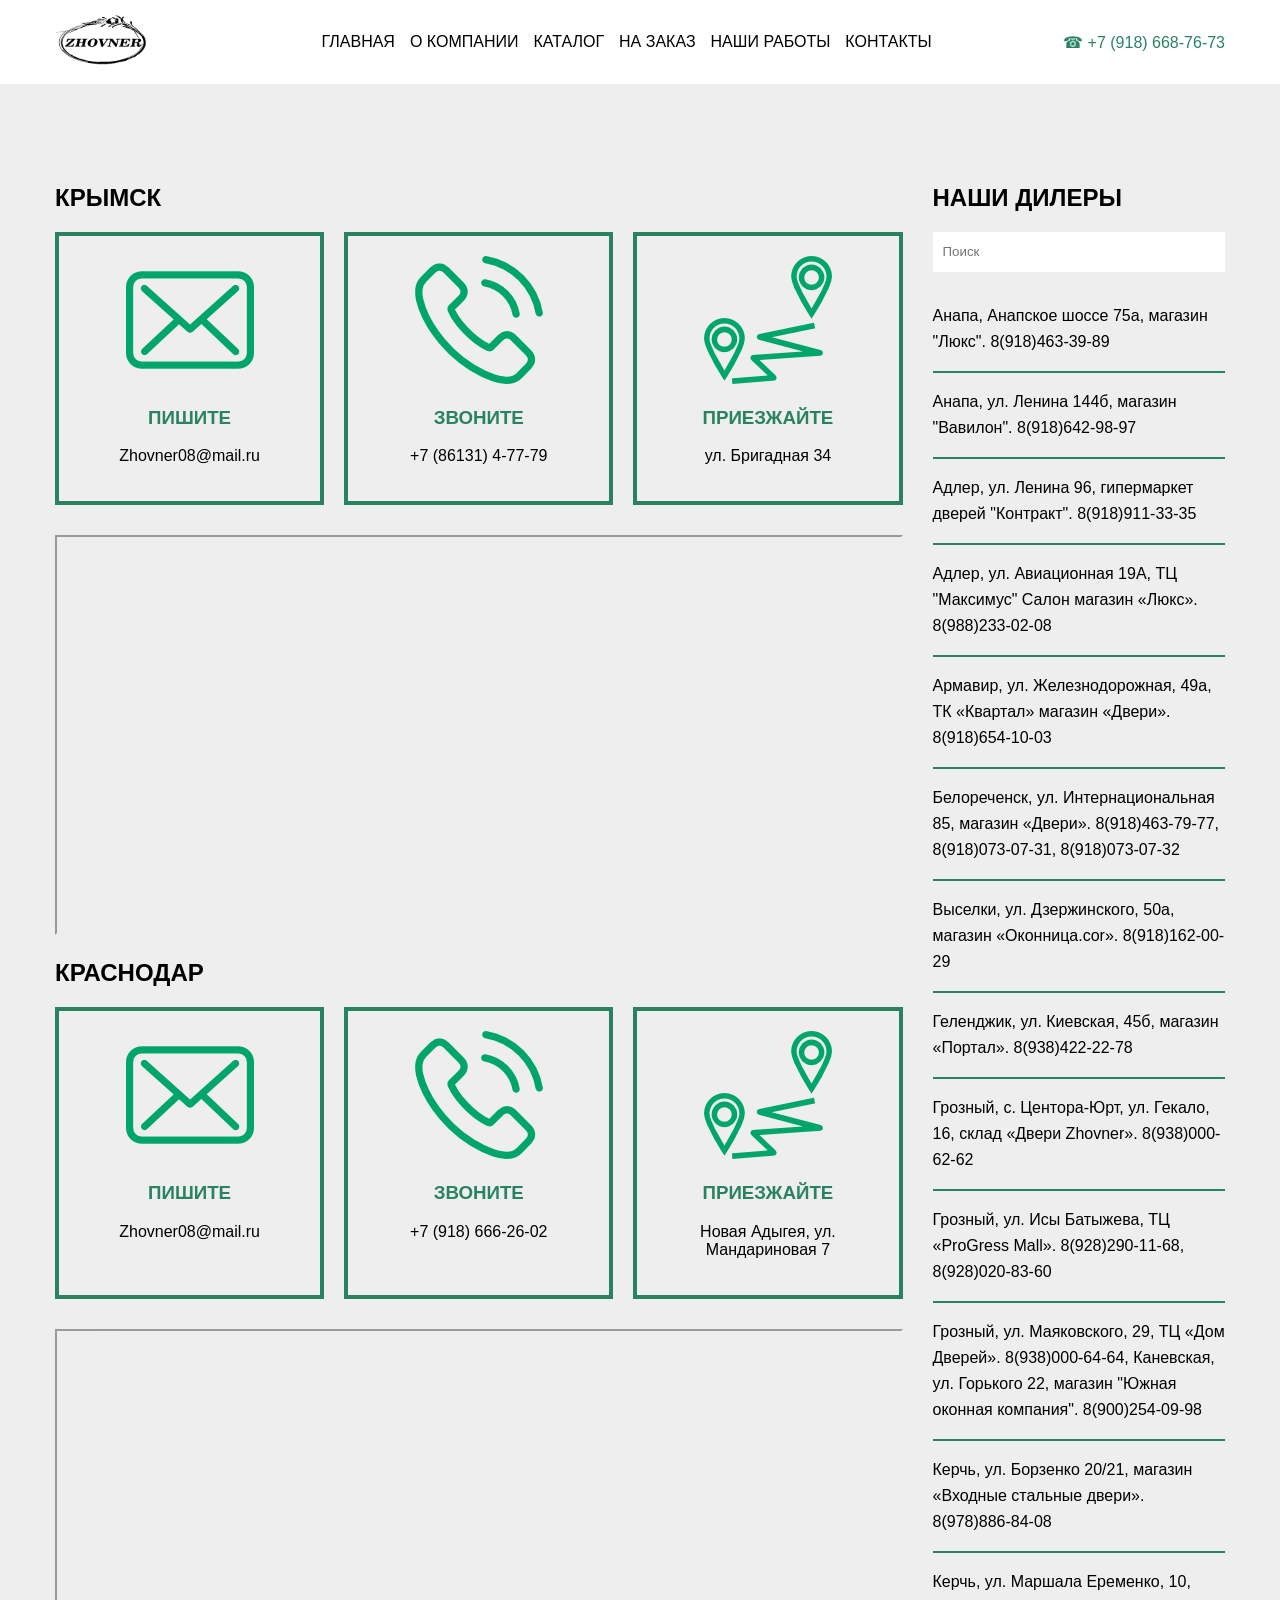
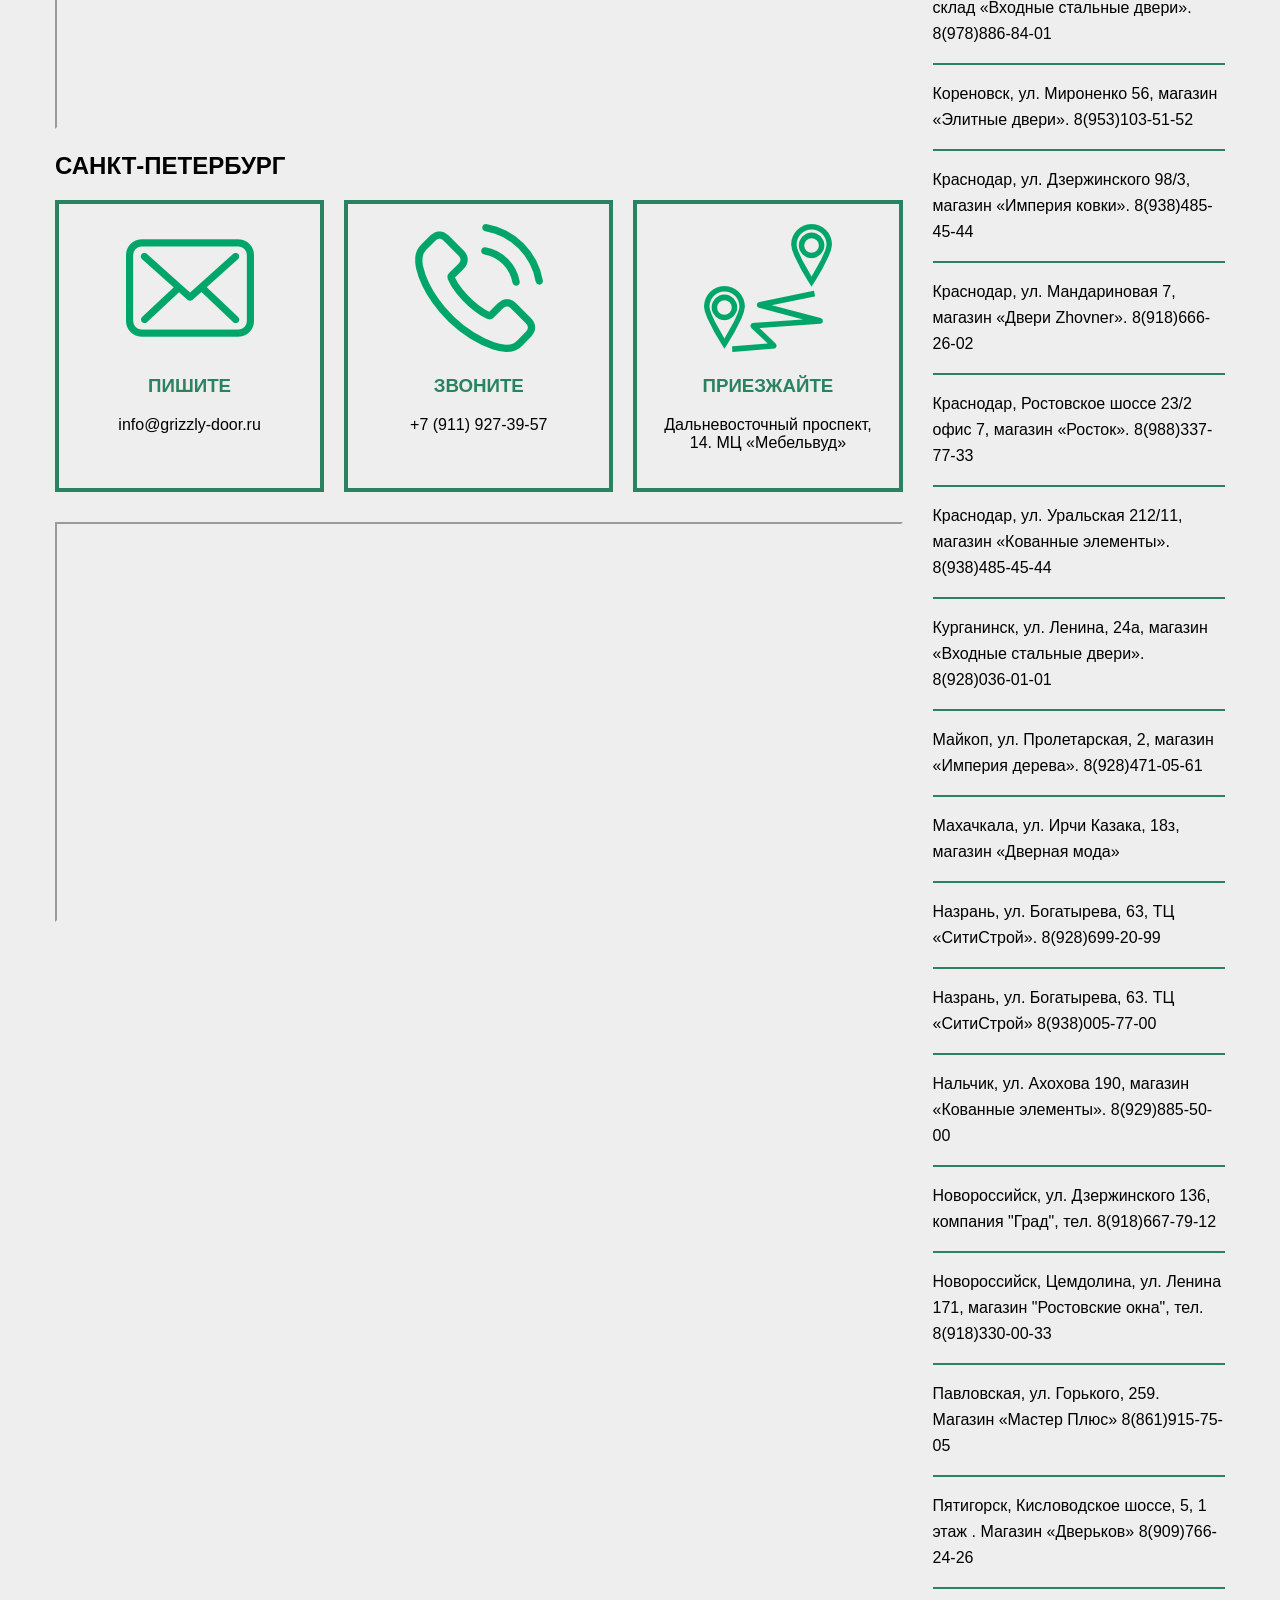
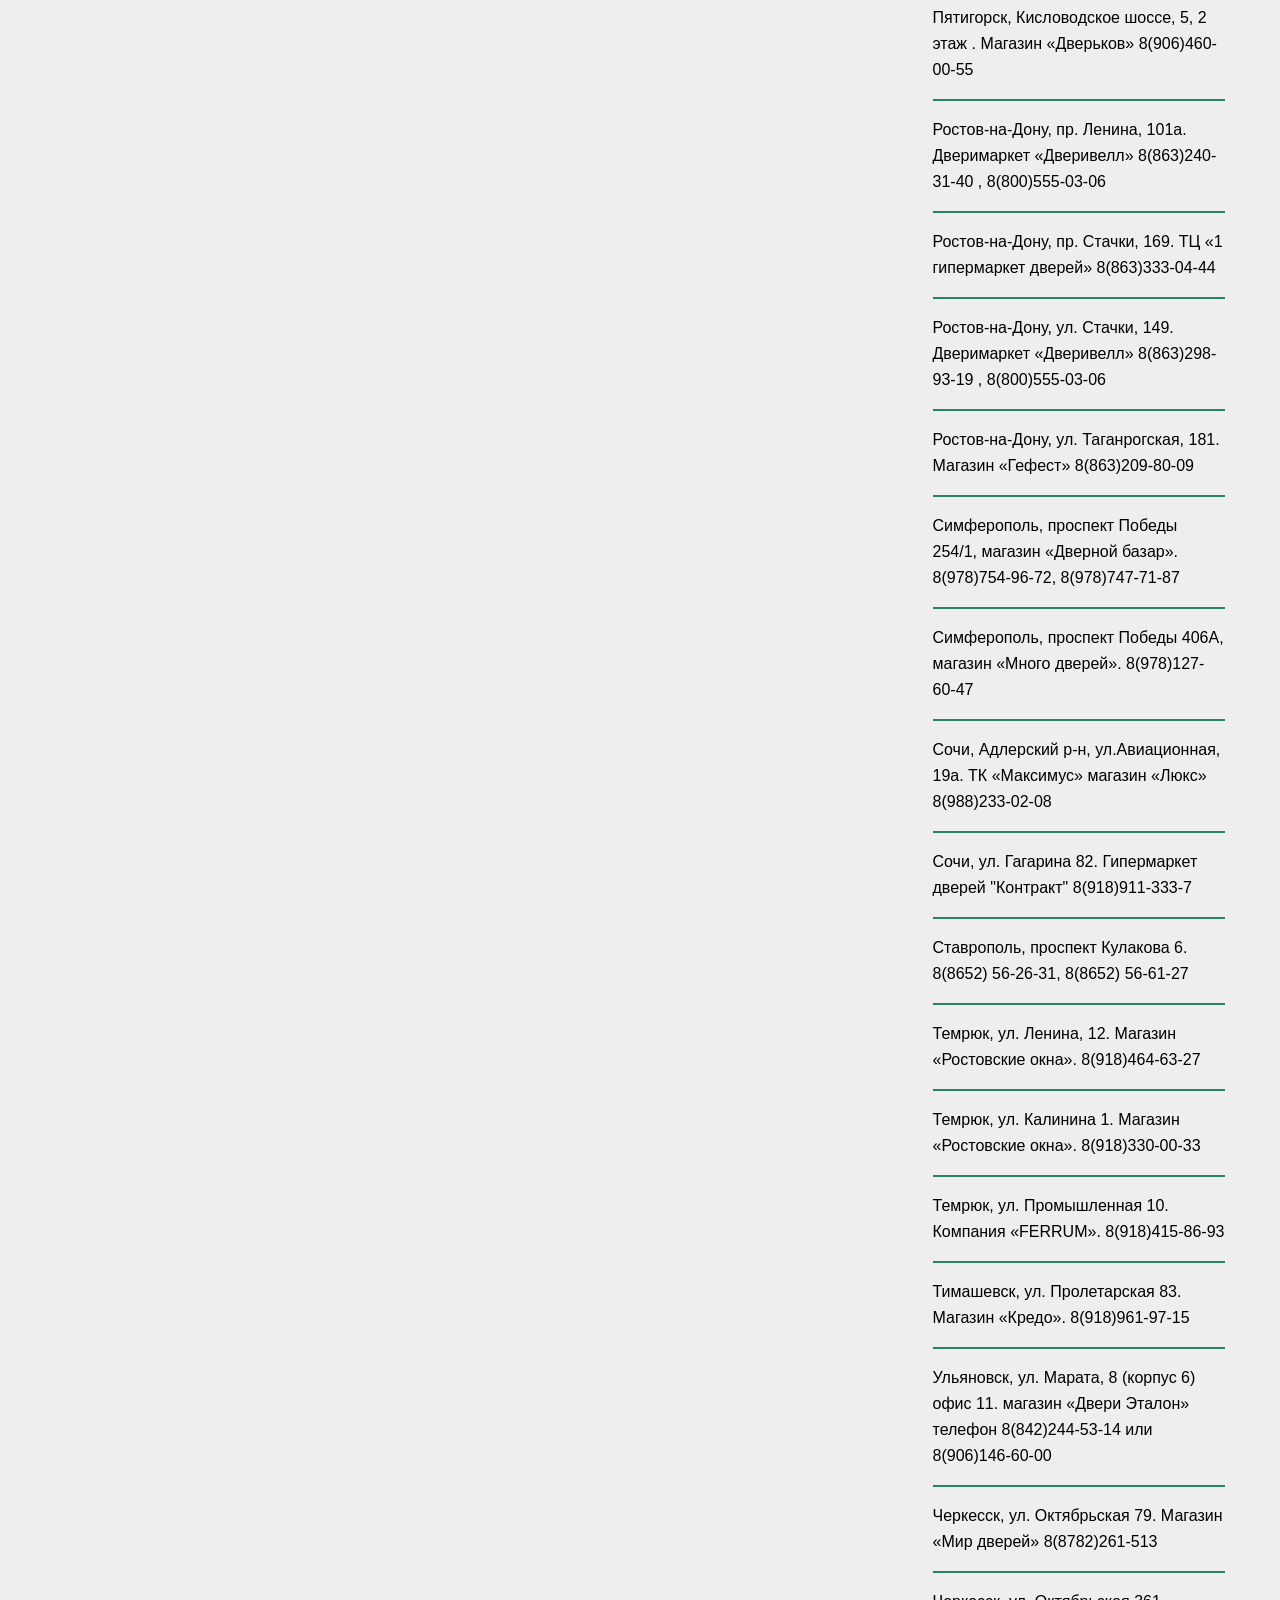
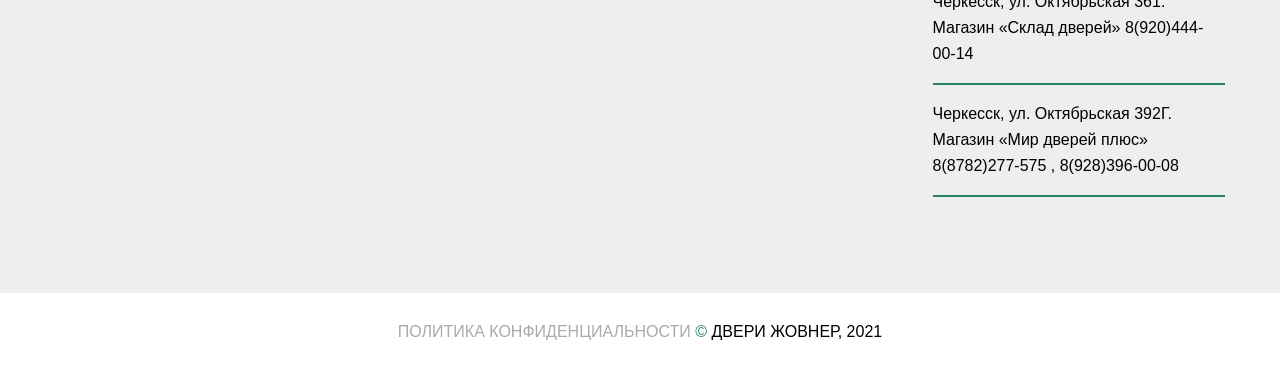
<file: DoorSite/contacts.html>
<!DOCTYPE html>
<html lang="ru">

<head>
	<meta charset="UTF-8">
	<meta http-equiv="X-UA-Compatible" content="IE=edge">
	<meta name="viewport" content="width=device-width, initial-scale=1.0">
	<link rel="shortcut icon" href="img/logo.png" type="image/x-icon">
	<link rel="stylesheet" href="css/style.css">
	<title>Контакты</title>
</head>

<body>
	<!-- Меню -->
	<div class="menu">
		<div class="container">
			<div class="row">
				<div class="logo">
					<a href="index.html">
						<img src="img/logo.png" alt="логотип">
					</a>
				</div>
				<ul>
					<li><a href="index.html">Главная</a></li>
					<li><a href="about.html">О компании</a></li>
					<li><a href="catalog.html">Каталог</a></li>
					<li><a href="order.html">На заказ</a></li>
					<li><a href="portfolio.html">Наши работы</a></li>
					<li><a href="contacts.html">Контакты</a></li>
				</ul>
				<div class="phone">
					<a href="tel:+79186687673">&#9742; +7 (918) 668-76-73</a>
				</div>
			</div>
		</div>
	</div>
  <!-- Контакты -->
  <div class="our-contacts">
    <div class="container">
      <div class="row">
        <div class="col-9 col-lg-12">
          <div class="contacts-block">
            <h2>Крымск</h2>
            <div class="contacts-inner">
              <div class="contacts-card">
                <img src="img/icons/envelope.png" alt="пишите">
                <h3>Пишите</h3>
                <p>Zhovner08@mail.ru</p>
              </div>
              <div class="contacts-card">
                <img src="img/icons/phone-call.png" alt="пишите">
                <h3>Звоните</h3>
                <p>+7 (86131) 4-77-79</p>
              </div>
              <div class="contacts-card">
                <img src="img/icons/distance.png" alt="пишите">
                <h3>Приезжайте</h3>
                <p>ул. Бригадная 34</p>
              </div>
            </div>
            <div style="position:relative;overflow:hidden;"><a href="https://yandex.ru/maps/org/zhovner/1712560404/?utm_medium=mapframe&utm_source=maps" style="color:#eee;font-size:12px;position:absolute;top:0px;">Zhovner</a><a href="https://yandex.ru/maps/10997/krymsk/category/doors/184107677/?utm_medium=mapframe&utm_source=maps" style="color:#eee;font-size:12px;position:absolute;top:14px;">Двери в Крымске</a><a href="https://yandex.ru/maps/10997/krymsk/category/wrought_iron/184107695/?utm_medium=mapframe&utm_source=maps" style="color:#eee;font-size:12px;position:absolute;top:28px;">Кованые изделия в Крымске</a><iframe src="https://yandex.ru/map-widget/v1/-/CCUQJQTXOB" width="100%" height="400" frameborder="1" allowfullscreen="true" style="position:relative;"></iframe></div>
          </div>
          <div class="contacts-block">
            <h2>КРАСНОДАР</h2>
            <div class="contacts-inner">
              <div class="contacts-card">
                <img src="img/icons/envelope.png" alt="пишите">
                <h3>Пишите</h3>
                <p>Zhovner08@mail.ru</p>
              </div>
              <div class="contacts-card">
                <img src="img/icons/phone-call.png" alt="пишите">
                <h3>Звоните</h3>
                <p>+7 (918) 666-26-02</p>
              </div>
              <div class="contacts-card">
                <img src="img/icons/distance.png" alt="пишите">
                <h3>Приезжайте</h3>
                <p>Новая Адыгея, ул. Мандариновая 7</p>
              </div>
            </div>
            <div style="position:relative;overflow:hidden;"><a href="https://yandex.ru/maps?utm_medium=mapframe&utm_source=maps" style="color:#eee;font-size:12px;position:absolute;top:0px;">Яндекс.Карты</a><a href="https://yandex.ru/maps/?from=api-maps&ll=38.947058%2C45.029390&mode=routes&origin=jsapi_2_1_78&rtext=~45.029390%2C38.946990&rtt=comparison&ruri=~&utm_medium=mapframe&utm_source=maps&z=21" style="color:#eee;font-size:12px;position:absolute;top:14px;">Малиновая улица, 8: как доехать на автомобиле, общественным транспортом или пешком – Яндекс.Карты</a><iframe src="https://yandex.ru/map-widget/v1/-/CCUQJUVjPC" width="100%" height="400" frameborder="1" allowfullscreen="true" style="position:relative;"></iframe></div>
          </div>
          <div class="contacts-block">
            <h2>САНКТ-ПЕТЕРБУРГ</h2>
            <div class="contacts-inner">
              <div class="contacts-card">
                <img src="img/icons/envelope.png" alt="пишите">
                <h3>Пишите</h3>
                <p>info@grizzly-door.ru</p>
              </div>
              <div class="contacts-card">
                <img src="img/icons/phone-call.png" alt="пишите">
                <h3>Звоните</h3>
                <p>+7 (911) 927-39-57</p>
              </div>
              <div class="contacts-card">
                <img src="img/icons/distance.png" alt="пишите">
                <h3>Приезжайте</h3>
                <p>Дальневосточный проспект, 14. МЦ «Мебельвуд»</p>
              </div>
            </div>
            <div style="position:relative;overflow:hidden;"><a href="https://yandex.ru/maps/2/saint-petersburg/?utm_medium=mapframe&utm_source=maps" style="color:#eee;font-size:12px;position:absolute;top:0px;">Санкт‑Петербург</a><a href="https://yandex.ru/maps/2/saint-petersburg/?from=api-maps&ll=30.454721%2C59.908619&mode=routes&origin=jsapi_2_1_78&rtext=~59.910681%2C30.448241&rtt=comparison&ruri=~&utm_medium=mapframe&utm_source=maps&z=14" style="color:#eee;font-size:12px;position:absolute;top:14px;">Дальневосточный проспект, 14: как доехать на автомобиле, общественным транспортом или пешком – Яндекс.Карты</a><iframe src="https://yandex.ru/map-widget/v1/-/CCUQJUrC-B" width="100%" height="400" frameborder="1" allowfullscreen="true" style="position:relative;"></iframe></div>
          </div>
        </div>
        <div class="col-3 col-lg-12" id="cities">
          <h2>Наши дилеры</h2>
          <input type="text" class="search" placeholder="Поиск">
          <ul class="list">
            <li><p class="city">Анапа, Анапское шоссе 75а, магазин "Люкс". 8(918)463-39-89</p></li>
            <li><p class="city">Анапа, ул. Ленина 144б, магазин "Вавилон". 8(918)642-98-97</p></li>
            <li><p class="city">Адлер, ул. Ленина 96, гипермаркет дверей "Контракт". 8(918)911-33-35</p></li>
            <li><p class="city">Адлер, ул. Авиационная 19А, ТЦ "Максимус" Салон магазин «Люкс». 8(988)233-02-08</p></li>
            <li><p class="city">Армавир, ул. Железнодорожная, 49а, ТК «Квартал» магазин «Двери». 8(918)654-10-03</p></li>
            <li><p class="city">Белореченск, ул. Интернациональная 85, магазин «Двери». 8(918)463-79-77, 8(918)073-07-31, 8(918)073-07-32</p></li>
            <li><p class="city">Выселки, ул. Дзержинского, 50а, магазин «Оконница.cor». 8(918)162-00-29</p></li>
            <li><p class="city">Геленджик, ул. Киевская, 45б, магазин «Портал». 8(938)422-22-78</p></li>
            <li><p class="city">Грозный, с. Центора-Юрт, ул. Гекало, 16, склад «Двери Zhovner». 8(938)000-62-62</p></li>
            <li><p class="city">Грозный, ул. Исы Батыжева, ТЦ «ProGress Mall». 8(928)290-11-68, 8(928)020-83-60</p></li>
            <li><p class="city">Грозный, ул. Маяковского, 29, ТЦ «Дом Дверей». 8(938)000-64-64, Каневская, ул. Горького 22, магазин "Южная оконная компания". 8(900)254-09-98</p></li>
            <li><p class="city">Керчь, ул. Борзенко 20/21, магазин «Входные стальные двери». 8(978)886-84-08</p></li>
            <li><p class="city">Керчь, ул. Маршала Еременко, 10, склад «Входные стальные двери». 8(978)886-84-01</p></li>
            <li><p class="city">Кореновск, ул. Мироненко 56, магазин «Элитные двери». 8(953)103-51-52</p></li>
            <li><p class="city">Краснодар, ул. Дзержинского 98/3, магазин «Империя ковки». 8(938)485-45-44</p></li>
            <li><p class="city">Краснодар, ул. Мандариновая 7, магазин «Двери Zhovner». 8(918)666-26-02</p></li>
            <li><p class="city">Краснодар, Ростовское шоссе 23/2 офис 7, магазин «Росток». 8(988)337-77-33</p></li>
            <li><p class="city">Краснодар, ул. Уральская 212/11, магазин «Кованные элементы». 8(938)485-45-44</p></li>
            <li><p class="city">Курганинск, ул. Ленина, 24а, магазин «Входные стальные двери». 8(928)036-01-01</p></li>
            <li><p class="city">Майкоп, ул. Пролетарская, 2, магазин «Империя дерева». 8(928)471-05-61</p></li>
            <li><p class="city">Махачкала, ул. Ирчи Казака, 18з, магазин «Дверная мода»</p></li>
            <li><p class="city">Назрань, ул. Богатырева, 63, ТЦ «СитиСтрой». 8(928)699-20-99</p></li>
            <li><p class="city">Назрань, ул. Богатырева, 63. ТЦ «СитиСтрой» 8(938)005-77-00</p></li>
            <li><p class="city">Нальчик, ул. Ахохова 190, магазин «Кованные элементы». 8(929)885-50-00</p></li>
            <li><p class="city">Новороссийск, ул. Дзержинского 136, компания "Град", тел. 8(918)667-79-12</p></li>
            <li><p class="city">Новороссийск, Цемдолина, ул. Ленина 171, магазин "Ростовские окна", тел. 8(918)330-00-33</p></li>
            <li><p class="city">Павловская, ул. Горького, 259. Магазин «Мастер Плюс» 8(861)915-75-05</p></li>
            <li><p class="city">Пятигорск, Кисловодское шоссе, 5, 1 этаж . Магазин «Дверьков» 8(909)766-24-26</p></li>
            <li><p class="city">Пятигорск, Кисловодское шоссе, 5, 2 этаж . Магазин «Дверьков» 8(906)460-00-55</p></li>
            <li><p class="city">Ростов-на-Дону, пр. Ленина, 101а. Дверимаркет «Дверивелл» 8(863)240-31-40 , 8(800)555-03-06</p></li>
            <li><p class="city">Ростов-на-Дону, пр. Стачки, 169. ТЦ «1 гипермаркет дверей» 8(863)333-04-44</p></li>
            <li><p class="city">Ростов-на-Дону, ул. Стачки, 149. Дверимаркет «Дверивелл» 8(863)298-93-19 , 8(800)555-03-06</p></li>
            <li><p class="city">Ростов-на-Дону, ул. Таганрогская, 181. Магазин «Гефест» 8(863)209-80-09</p></li>
            <li><p class="city">Симферополь, проспект Победы 254/1, магазин «Дверной базар». 8(978)754-96-72, 8(978)747-71-87</p></li>
            <li><p class="city">Симферополь, проспект Победы 406А, магазин «Много дверей». 8(978)127-60-47</p></li>
            <li><p class="city">Сочи, Адлерский р-н, ул.Авиационная, 19а. ТК «Максимус» магазин «Люкс» 8(988)233-02-08</p></li>
            <li><p class="city">Сочи, ул. Гагарина 82. Гипермаркет дверей "Контракт" 8(918)911-333-7</p></li>
            <li><p class="city">Ставрополь, проспект Кулакова 6. 8(8652) 56-26-31, 8(8652) 56-61-27</p></li>
            <li><p class="city">Темрюк, ул. Ленина, 12. Магазин «Ростовские окна». 8(918)464-63-27</p></li>
            <li><p class="city">Темрюк, ул. Калинина 1. Магазин «Ростовские окна». 8(918)330-00-33</p></li>
            <li><p class="city">Темрюк, ул. Промышленная 10. Компания «FERRUM». 8(918)415-86-93</p></li>
            <li><p class="city">Тимашевск, ул. Пролетарская 83. Магазин «Кредо». 8(918)961-97-15</p></li>
            <li><p class="city">Ульяновск, ул. Марата, 8 (корпус 6) офис 11. магазин «Двери Эталон» телефон 8(842)244-53-14 или 8(906)146-60-00</p></li>
            <li><p class="city">Черкесск, ул. Октябрьская 79. Магазин «Мир дверей» 8(8782)261-513</p></li>
            <li><p class="city">Черкесск, ул. Октябрьская 361. Магазин «Склад дверей» 8(920)444-00-14</p></li>
            <li><p class="city">Черкесск, ул. Октябрьская 392Г. Магазин «Мир дверей плюс» 8(8782)277-575 , 8(928)396-00-08</p></li>
          </ul>
        </div>
      </div>
    </div>
  </div>
  <!-- Футер -->
	<div class="footer">
		<div class="container">
			<div class="row">
				<div class="col-12 text-center">
					<a href="policy.html">Политика конфиденциальности</a> <span class="accent-color">&copy; </span> Двери Жовнер, 2021
				</div>
			</div>
		</div>
	</div>

  <script src="js/list.min.js"></script>
  <script>
    // Документация
    // https://listjs.com/
    // Инициализация
    let options = {
      valueNames: ['city']
    };

    let userList = new List('cities', options);
  </script>
</body>

</html>
</file>
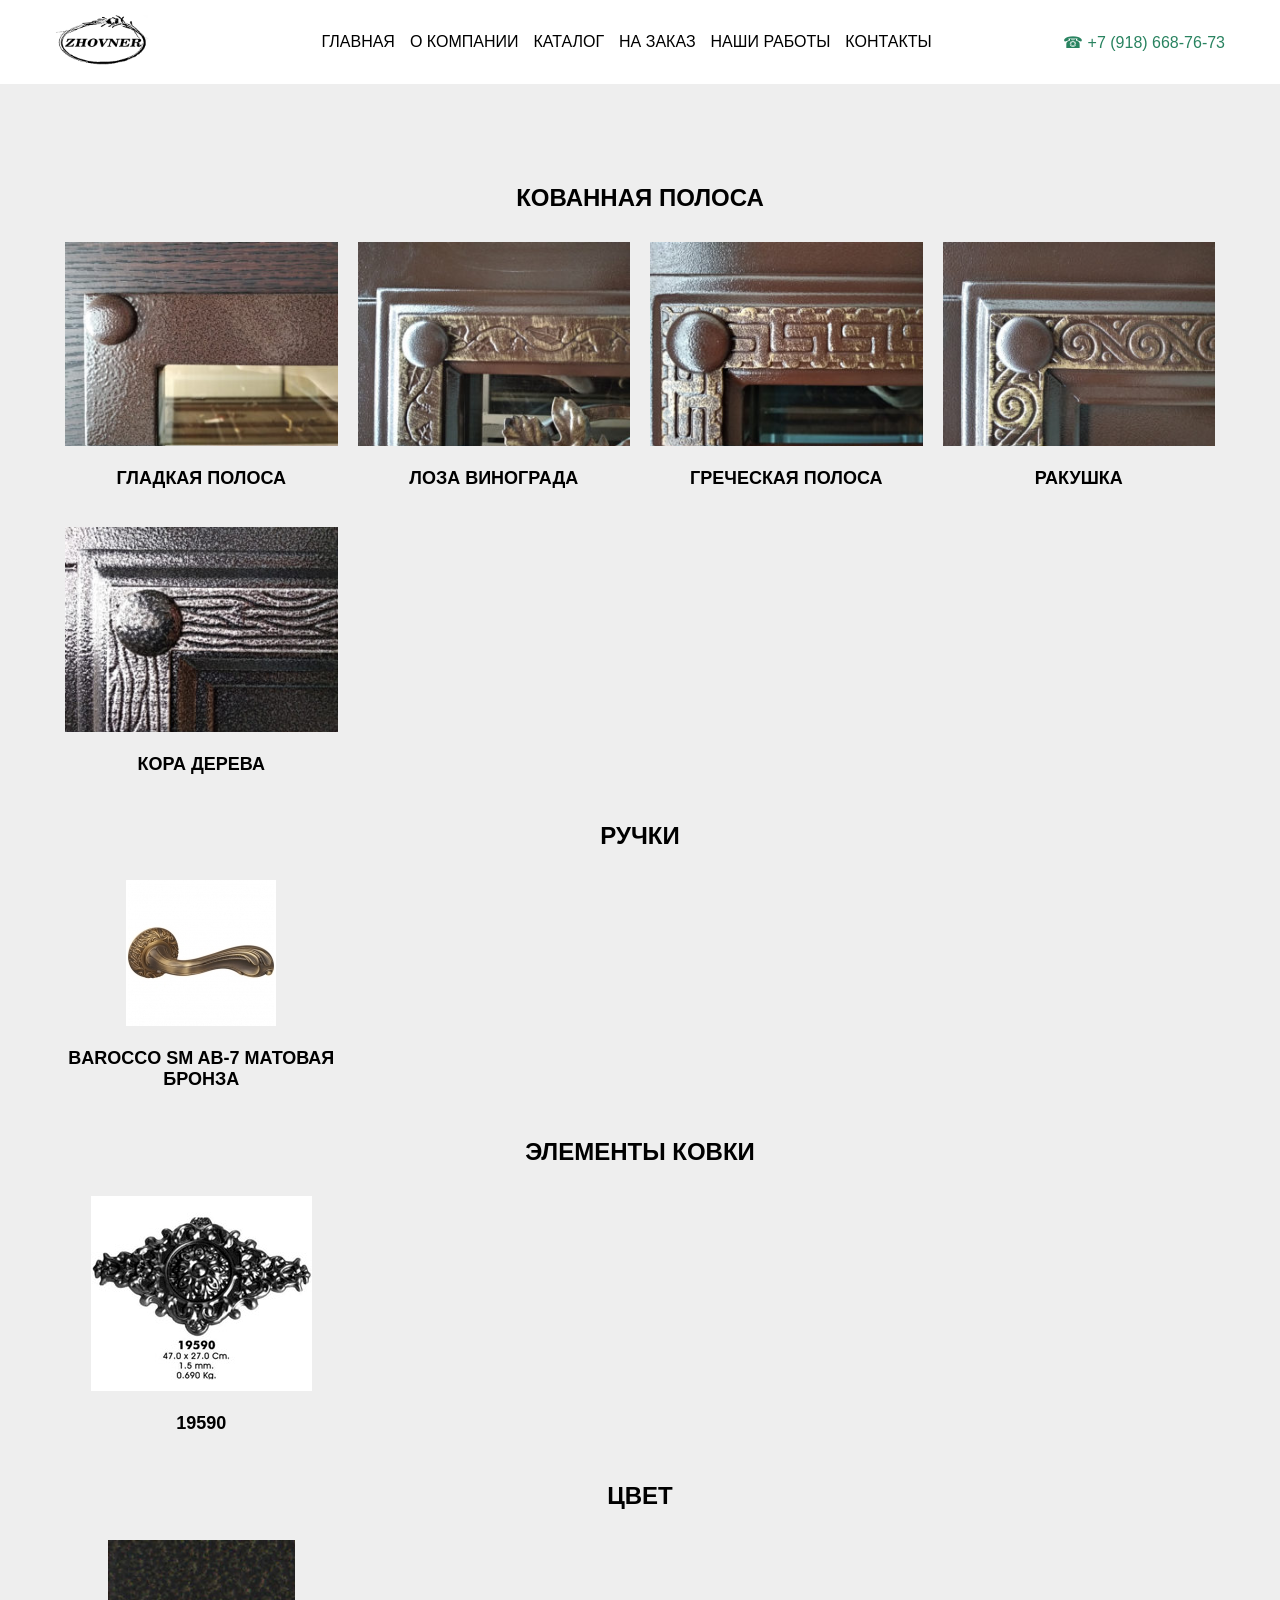
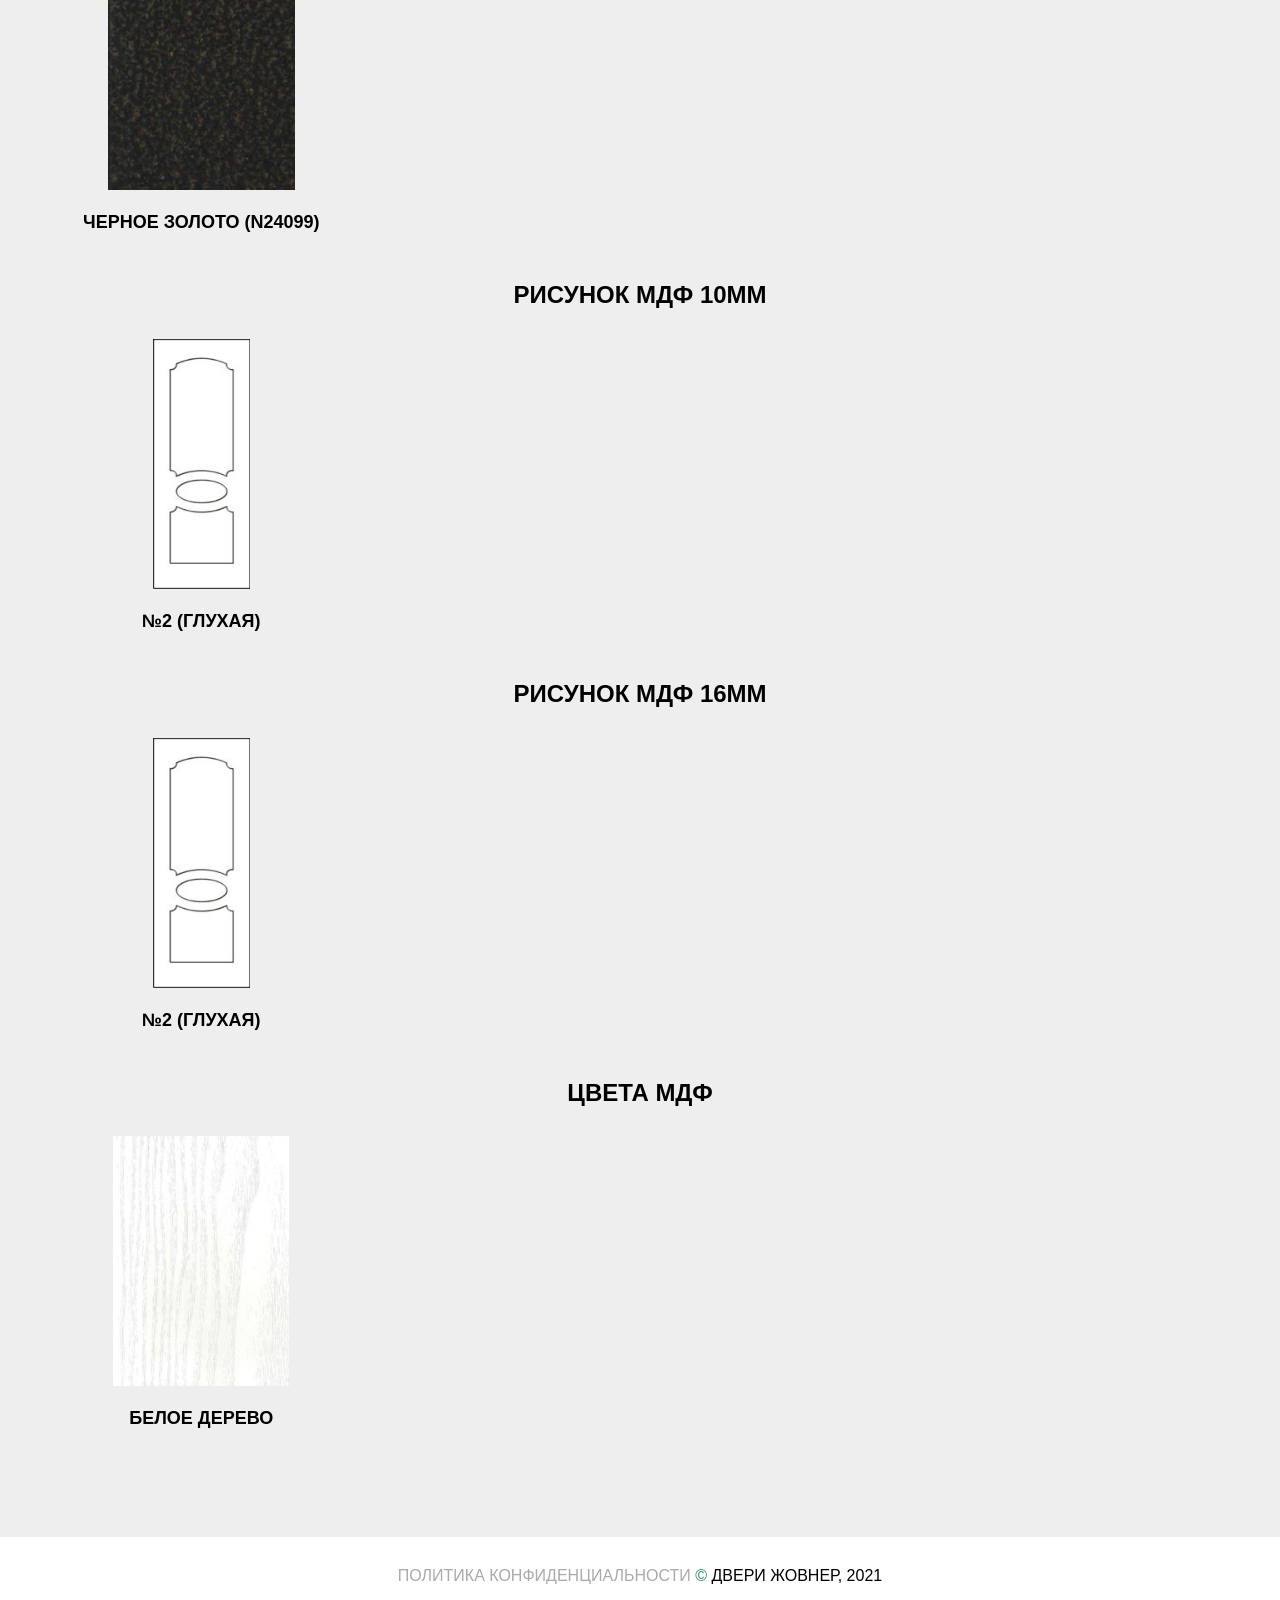
<file: DoorSite/information.html>
<!DOCTYPE html>
<html lang="ru">

<head>
	<meta charset="UTF-8">
	<meta http-equiv="X-UA-Compatible" content="IE=edge">
	<meta name="viewport" content="width=device-width, initial-scale=1.0">
	<link rel="shortcut icon" href="img/logo.png" type="image/x-icon">
	<link rel="stylesheet" href="css/style.css">
	<title>Полезная информация</title>
</head>

<body>
  <!-- Меню -->
	<div class="menu">
		<div class="container">
			<div class="row">
				<div class="logo">
					<a href="index.html">
						<img src="img/logo.png" alt="логотип">
					</a>
				</div>
				<ul>
					<li><a href="index.html">Главная</a></li>
					<li><a href="about.html">О компании</a></li>
					<li><a href="catalog.html">Каталог</a></li>
					<li><a href="order.html">На заказ</a></li>
					<li><a href="portfolio.html">Наши работы</a></li>
					<li><a href="contacts.html">Контакты</a></li>
				</ul>
				<div class="phone">
					<a href="tel:+79186687673">&#9742; +7 (918) 668-76-73</a>
				</div>
			</div>
		</div>
	</div>
  <!-- Полезная информация -->
  <div class="information_page">
    <div class="container">
			<!-- Кованная полоса -->
      <div class="row information_title">
        <div class="col-12">
          <h2>Кованная полоса</h2>
        </div>
      </div>
			<div class="row information_grid">
				<div class="col-3 col-lg-6 col-sm-12">
					<img src="img/decoration/1/1.jpg">
					<h3>ГЛАДКАЯ ПОЛОСА</h3>  
				</div>
				<div class="col-3 col-lg-6 col-sm-12">
					<img src="img/decoration/1/2.jpg">
					<h3>ЛОЗА ВИНОГРАДА</h3>  
				</div>
				<div class="col-3 col-lg-6 col-sm-12">
					<img src="img/decoration/1/3.jpg">
					<h3>ГРЕЧЕСКАЯ ПОЛОСА</h3>  
				</div>
				<div class="col-3 col-lg-6 col-sm-12">
					<img src="img/decoration/1/4.jpg">
					<h3>РАКУШКА</h3>  
				</div>
				<div class="col-3 col-lg-6 col-sm-12">
					<img src="img/decoration/1/5.jpg">
					<h3>КОРА ДЕРЕВА</h3>  
				</div>
			</div>
			<!-- Ручки -->
			<div class="row information_title">
        <div class="col-12">
          <h2>Ручки</h2>
        </div>
      </div>
			<div class="row information_grid">
				<div class="col-3 col-lg-6 col-sm-12">
					<img src="img/decoration/2/1.jpg">
					<h3>BAROCCO SM AB-7 МАТОВАЯ БРОНЗА</h3>  
				</div>
			</div>
			<!-- Элементы ковки -->
			<div class="row information_title">
        <div class="col-12">
          <h2>Элементы ковки</h2>
        </div>
      </div>
			<div class="row information_grid">
				<div class="col-3 col-lg-6 col-sm-12">
					<img src="img/decoration/3/1.jpg">
					<h3>19590</h3>  
				</div>
			</div>
			<!-- Цвет -->
			<div class="row information_title">
        <div class="col-12">
          <h2>Цвет</h2>
        </div>
      </div>
			<div class="row information_grid">
				<div class="col-3 col-lg-6 col-sm-12">
					<img src="img/decoration/4/1.jpg">
					<h3>ЧЕРНОЕ ЗОЛОТО (N24099)</h3>  
				</div>
			</div>
			<!-- Рисунок МДФ 10мм -->
			<div class="row information_title">
        <div class="col-12">
          <h2>Рисунок МДФ 10мм</h2>
        </div>
      </div>
			<div class="row information_grid">
				<div class="col-3 col-lg-6 col-sm-12">
					<img src="img/decoration/5/1.jpg">
					<h3>№2 (ГЛУХАЯ)</h3>  
				</div>
			</div>
			<!-- Рисунок МДФ 16мм -->
			<div class="row information_title">
        <div class="col-12">
          <h2>Рисунок МДФ 16мм</h2>
        </div>
      </div>
			<div class="row information_grid">
				<div class="col-3 col-lg-6 col-sm-12">
					<img src="img/decoration/6/1.jpg">
					<h3>№2 (ГЛУХАЯ)</h3>  
				</div>
			</div>
			<!-- Цвета МДФ -->
			<div class="row information_title">
        <div class="col-12">
          <h2>Цвета МДФ</h2>
        </div>
      </div>
			<div class="row information_grid">
				<div class="col-3 col-lg-6 col-sm-12">
					<img src="img/decoration/7/1.jpg">
					<h3>БЕЛОЕ ДЕРЕВО</h3>  
				</div>
			</div>
    </div>
  </div>
  <!-- Футер -->
	<div class="footer">
		<div class="container">
			<div class="row">
				<div class="col-12 text-center">
					<a href="policy.html">Политика конфиденциальности</a> <span class="accent-color">&copy; </span> Двери Жовнер, 2021
				</div>
			</div>
		</div>
	</div>
</body>

</html>
</file>
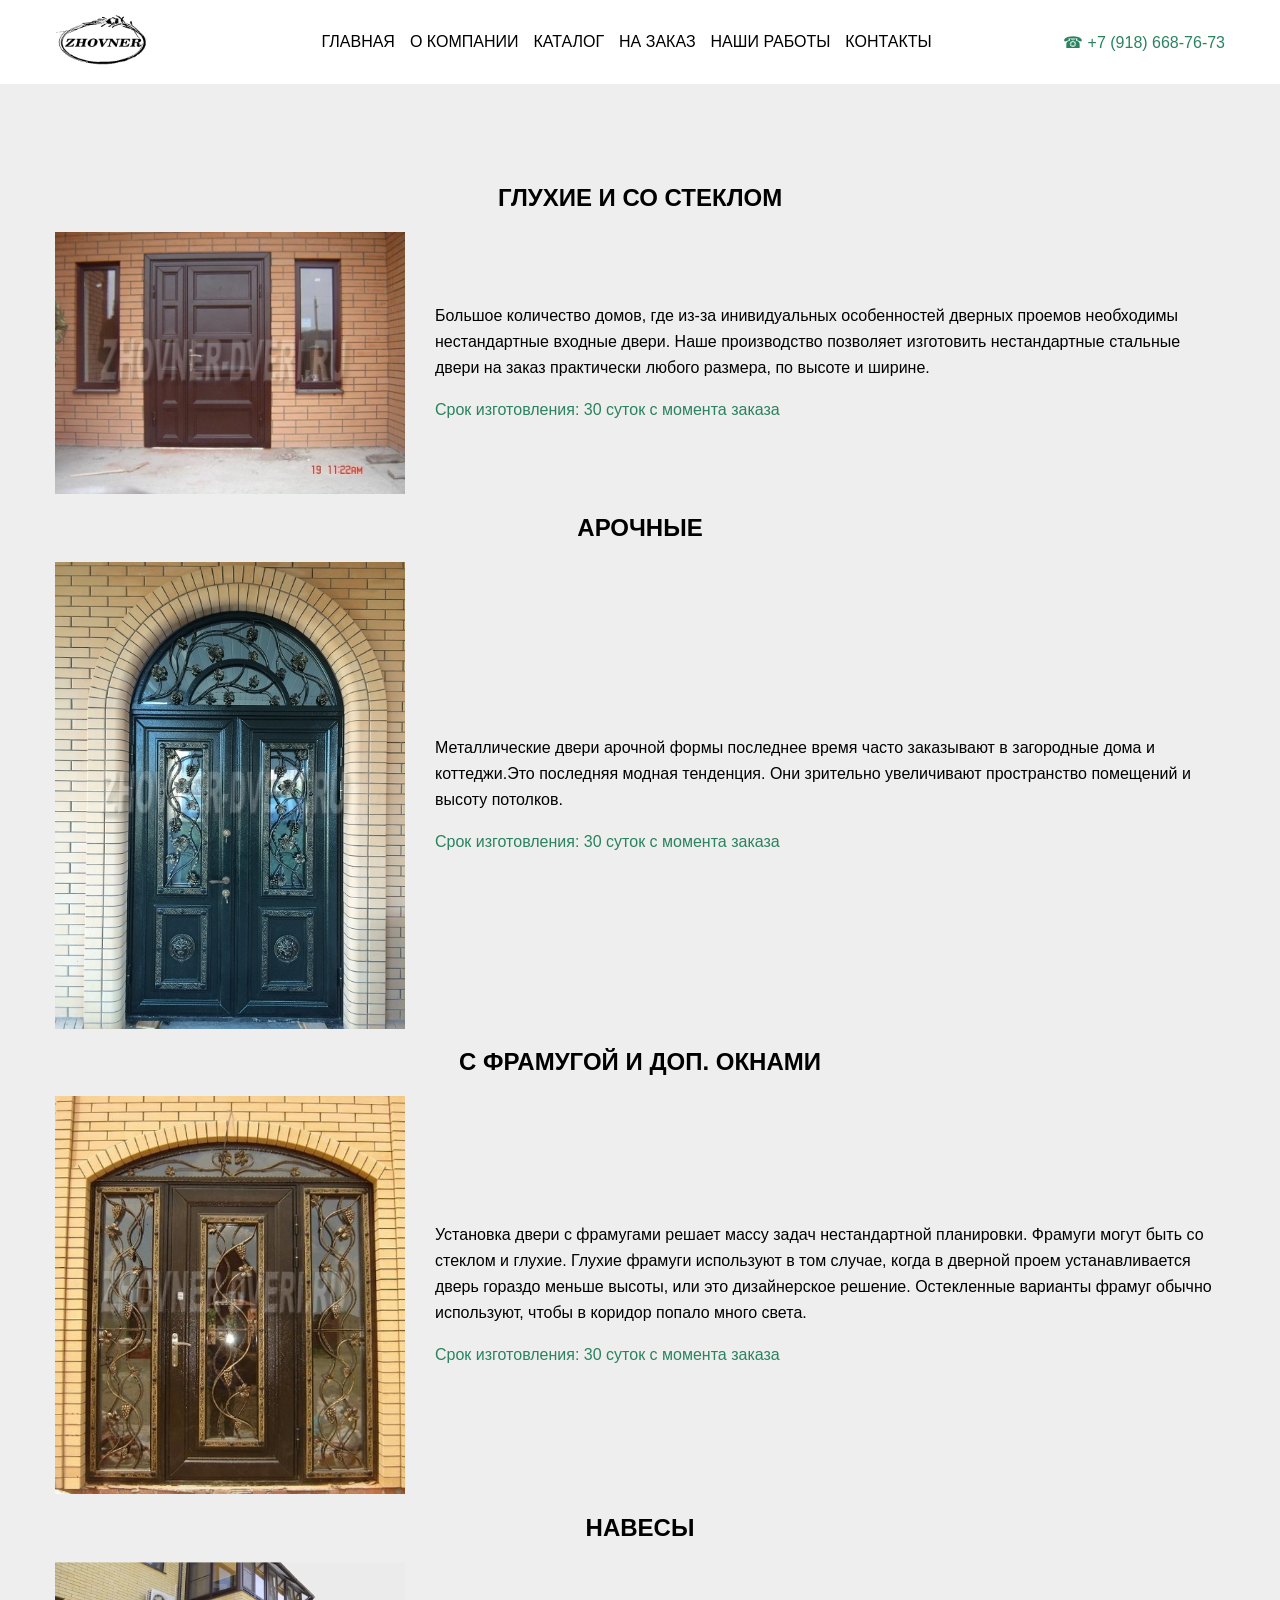
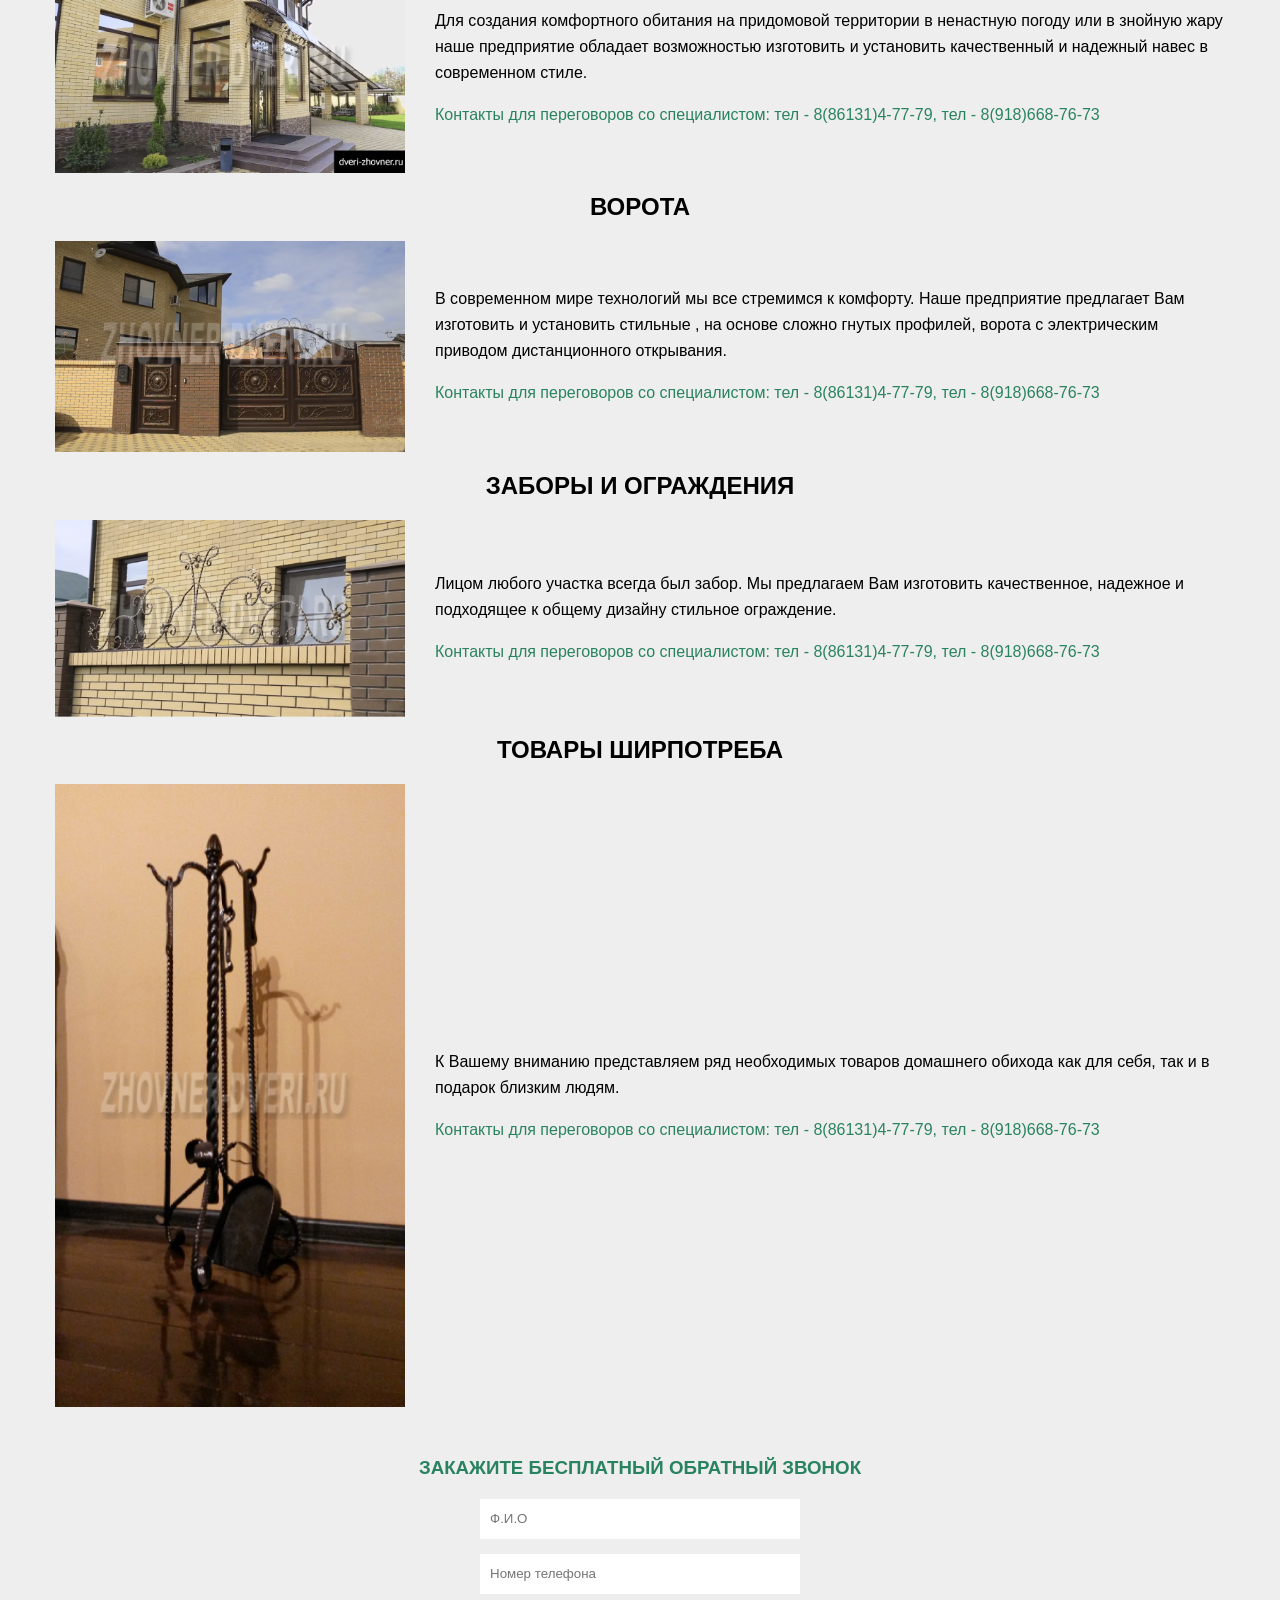
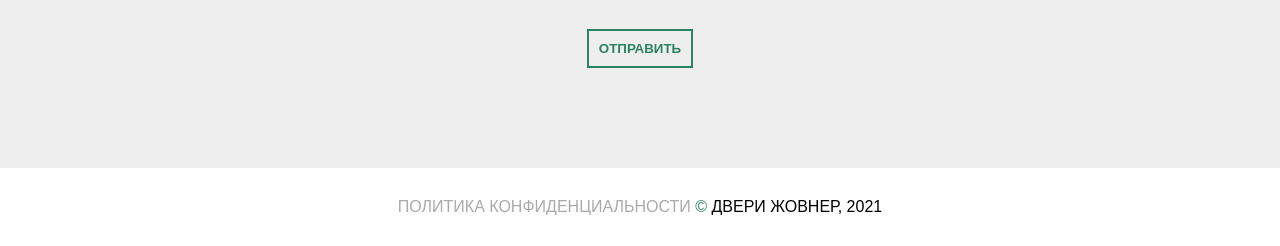
<file: DoorSite/order.html>
<!DOCTYPE html>
<html lang="ru">

<head>
	<meta charset="UTF-8">
	<meta http-equiv="X-UA-Compatible" content="IE=edge">
	<meta name="viewport" content="width=device-width, initial-scale=1.0">
	<link rel="shortcut icon" href="img/logo.png" type="image/x-icon">
	<link rel="stylesheet" href="css/style.css">
	<title>На заказ</title>
</head>

<body>
	<!-- Меню -->
	<div class="menu">
		<div class="container">
			<div class="row">
				<div class="logo">
					<a href="index.html">
						<img src="img/logo.png" alt="логотип">
					</a>
				</div>
				<ul>
					<li><a href="index.html">Главная</a></li>
					<li><a href="about.html">О компании</a></li>
					<li><a href="catalog.html">Каталог</a></li>
					<li><a href="order.html">На заказ</a></li>
					<li><a href="portfolio.html">Наши работы</a></li>
					<li><a href="contacts.html">Контакты</a></li>
				</ul>
				<div class="phone">
					<a href="tel:+79186687673">&#9742; +7 (918) 668-76-73</a>
				</div>
			</div>
		</div>
	</div>
  <!-- На заказ -->
  <div class="to-order">
    <div class="container">
      <div class="row">
        <div class="col-12">
          <!-- На заказ -->
          <div class="to-order-card">
            <h2>ГЛУХИЕ И СО СТЕКЛОМ</h2>
            <div class="to-order-card-inner">
              <img src="img//order/1.jpg" alt="ГЛУХИЕ И СО СТЕКЛОМ">
              <div class="to-order-text">
                <p>Большое количество домов, где из-за инивидуальных особенностей дверных проемов необходимы нестандартные входные двери. Наше производство позволяет изготовить нестандартные стальные двери на заказ практически любого размера, по высоте и ширине.</p>
                <p>Срок изготовления: 30 суток с момента заказа</p>
              </div>
            </div>
          </div>
          <div class="to-order-card">
            <h2>АРОЧНЫЕ</h2>
            <div class="to-order-card-inner">
              <img src="img//order/2.jpg" alt="АРОЧНЫЕ">
              <div class="to-order-text">
                <p>Металлические двери арочной формы последнее время часто заказывают в загородные дома и коттеджи.Это последняя модная тенденция. Они зрительно увеличивают пространство помещений и высоту потолков.</p>
                <p>Срок изготовления: 30 суток с момента заказа</p>
              </div>
            </div>
          </div>
          <div class="to-order-card">
            <h2>С ФРАМУГОЙ И ДОП. ОКНАМИ</h2>
            <div class="to-order-card-inner">
              <img src="img//order/3.jpg" alt="С ФРАМУГОЙ И ДОП. ОКНАМИ">
              <div class="to-order-text">
                <p>Установка двери с фрамугами решает массу задач нестандартной планировки. Фрамуги могут быть со стеклом и глухие. Глухие фрамуги используют в том случае, когда в дверной проем устанавливается дверь гораздо меньше высоты, или это дизайнерское решение. Остекленные варианты фрамуг обычно используют, чтобы в коридор попало много света.</p>
                <p>Срок изготовления: 30 суток с момента заказа</p>
              </div>
            </div>
          </div>
          <div class="to-order-card">
            <h2>НАВЕСЫ</h2>
            <div class="to-order-card-inner">
              <img src="img//order/4.png" alt="НАВЕСЫ">
              <div class="to-order-text">
                <p>Для создания комфортного обитания на придомовой территории в ненастную погоду или в знойную жару наше предприятие обладает возможностью изготовить и установить качественный и надежный навес в современном стиле.</p>
                <p>Контакты для переговоров со специалистом: тел - 8(86131)4-77-79, тел - 8(918)668-76-73</p>
              </div>
            </div>
          </div>
          <div class="to-order-card">
            <h2>ВОРОТА</h2>
            <div class="to-order-card-inner">
              <img src="img//order/5.png" alt="ВОРОТА">
              <div class="to-order-text">
                <p>В современном мире технологий мы все стремимся к комфорту. Наше предприятие предлагает Вам изготовить и установить стильные , на основе сложно гнутых профилей, ворота с электрическим приводом дистанционного открывания.</p>
                <p>Контакты для переговоров со специалистом: тел - 8(86131)4-77-79, тел - 8(918)668-76-73</p>
              </div>
            </div>
          </div>
          <div class="to-order-card">
            <h2>ЗАБОРЫ И ОГРАЖДЕНИЯ</h2>
            <div class="to-order-card-inner">
              <img src="img//order/6.png" alt="ЗАБОРЫ И ОГРАЖДЕНИЯ">
              <div class="to-order-text">
                <p>Лицом любого участка всегда был забор. Мы предлагаем Вам изготовить качественное, надежное и подходящее к общему дизайну стильное ограждение.</p>
                <p>Контакты для переговоров со специалистом: тел - 8(86131)4-77-79, тел - 8(918)668-76-73</p>
              </div>
            </div>
          </div>
          <div class="to-order-card">
            <h2>ТОВАРЫ ШИРПОТРЕБА</h2>
            <div class="to-order-card-inner">
              <img src="img//order/7.png" alt="ТОВАРЫ ШИРПОТРЕБА">
              <div class="to-order-text">
                <p>К Вашему вниманию представляем ряд необходимых товаров домашнего обихода как для себя, так и в подарок близким людям.</p>
                <p>Контакты для переговоров со специалистом: тел - 8(86131)4-77-79, тел - 8(918)668-76-73</p>
              </div>
            </div>
          </div>
          <!-- Форма -->
          <div class="to-order-form">
            <h3>ЗАКАЖИТЕ БЕСПЛАТНЫЙ ОБРАТНЫЙ ЗВОНОК</h3>
            <form action="">
              <input type="text" placeholder="Ф.И.О">
              <input type="text" placeholder="Номер телефона">
              <button class="btn">Отправить</button>
            </form>
          </div>
        </div>
      </div>
    </div>
  </div>
  <!-- Футер -->
	<div class="footer">
		<div class="container">
			<div class="row">
				<div class="col-12 text-center">
					<a href="policy.html">Политика конфиденциальности</a> <span class="accent-color">&copy; </span> Двери Жовнер, 2021
				</div>
			</div>
		</div>
	</div>
</body>

</html>
</file>
<file: DoorSite/css/style.css>
/* Переменные */
:root {
  --text-dark: #222;
  --text-light: #fff;
  --text-accent: #298360;
  --text-danger: #f00;
  --text-small: #aaa;
}
/* Общие */
* {
  box-sizing: border-box;
}
body {
  margin: 0;
  font-family: sans-serif;
  color: var(--text-main);
}
input, textarea {
  font-family: sans-serif;
}
/* Сетка */
.container {
  margin: 0 auto;
  max-width: 1200px;
  width: 100%;
}
.row {
  padding: 0 15px;
  display: flex;
  flex-wrap: wrap;
  align-items: center;
  justify-content: space-between;
}
.col-3 {
  width: 25%;
}
.col-4 {
  width: 33.33%;
}
.col-6 {
  width: 50%;
}
.col-9 {
  width: 75%;
}
.col-12 {
  width: 100%;
}
/* Меню */
.menu {
  background-color: #fff;
  padding: 15px 0;
}
.menu .row > ul {
  display: flex;
  list-style: none;
  text-transform: uppercase;
} 
.menu .row > ul > li {
  position: relative;
}
.menu .row > ul a.active:hover + ul,
.menu .row > ul ul:hover {
  opacity: 1;
  visibility: visible;
}
.menu .row > ul ul {
  transition: 0.2s;
  opacity: 0;
  visibility: hidden;
  border: 1px solid #eee;
  position: absolute;
  top: 30px;
  width: 280px;
  padding-left: 0;
  list-style: none;
  background-color: #fff;
}
.menu .row > ul ul li {
  padding: 15px;
}
.menu .row > ul > li a {
  color: var(--text-main);
  text-decoration: none;
  margin-right: 15px;
}
.menu .row > ul > li a:hover {
  color: var(--text-accent);
}
.menu .row > ul > li:last-child a {
  margin-right: 0;
}
.menu .logo img {
  height: 50px;
}
.menu .phone a {
  color: var(--text-accent);
  text-decoration: none;
}
.menu .phone a:hover {
  color: var(--text-main);
  text-decoration: underline;
}
/* Шапка */
.header {
  min-height: 800px;
  background-repeat: no-repeat;
  background-position: top center;
  background-size: contain;
}
.header-inner {
  background-color:#eee;
  padding: 25px;
  margin-top: 25px;
}
.header-inner h2,
.popular-title h2 {
  color: var(--text-small);
  text-transform: uppercase;
  justify-content: center;
  display: flex;
  align-items: center;
}
.header-inner h2:before,
.header-inner h2:after,
.popular-title h2:before,
.popular-title h2:after {
  display: block;
  content: '';
  width: 100px;
  height: 5px;
  background-color: var(--text-accent);
  margin: 20px;
}
.doors {
  display: flex;
  justify-content: space-evenly;
}
.door {
  text-align: center;
}
.door a,
.btn {
  cursor: pointer;
  display: block;
  margin: 20px 0;
  text-transform: uppercase;
  text-decoration: none;
  color: var(--text-accent);
  border: 2px solid var(--text-accent);
  padding: 10px;
  transition: 0.2s;
}
.btn {
  background-color: transparent;
  display: inline-block;
  text-align: center;
  font-weight: bold;
}
.header .btn {
	display: block;
	max-width: 250px;
	margin: 15px auto 5px;
}
.door a:hover,
.btn:hover,
.btn:focus {
  color: var(--text-light);
  background-color: var(--text-accent);
}
.door .name {
  text-transform: uppercase;
  color: var(--text-light);
  background-color: var(--text-small);
  width: 150px;
  height: 150px;
  display: flex;
  align-items: center;
  justify-content: center;
}
/* Наши преимущества*/
.advantages {
  height: 350px;
  font-size: 20px;
  display: flex;
  align-items: center;
  text-align: center;
  color: var(--text-light);
}
.advantages-cards {

}
.advantages-cards-inner {
  align-items: stretch;
  padding: 50px 0;
}
.advantages-cards-inner img {
	width: 100px;
	height: auto;
}
.advantages-card {
    text-align: center;
    padding: 25px;
    margin-bottom: 30px;
}
.advantages h2 {
  text-transform: uppercase;
}
.advantages-cards h3 {
  text-transform: uppercase;
  color: var(--text-accent);
  font-size: 20px;
}
.advantages-cards p {
  line-height: 22px;
}
/* О нас */
.about {
  display: flex;
  align-items: center;
  min-height: 350px;
  color: var(--text-light);
}
.about-inner h2 {
  line-height: 30px;
  text-transform: uppercase;
}
.about-inner h2 span {
  color: var(--text-accent);
}
.about-inner p {
  line-height: 24px;
}
.text-center {
  text-align: center;
}
/* Популярные товары */
.popular {
  background-size: cover;
  padding-bottom: 50px;
}
.popular-title {
  justify-content: center;
  padding: 30px 0;
}
.product img {
  width: auto;
  height: 250px;
}
.product h3 {
  font-size: 18px;
  text-transform: uppercase;
}
.product {
  padding: 20px;
  text-align: center;
}
/* Форма обратной связи */
.contacts {
  background-size: cover;
  padding: 50px 0;
  color: var(--text-light)
}
.contacts input:not([type="submit"]) {
  border: none;
  width: 100%;
  height: 40px;
  padding: 10px;
  margin-bottom: 15px;
}
.contacts button.btn,
.contacts input[type="submit"].btn {
  border-color: var(--text-light);
  color: var(--text-light);
  display: block;
  margin: 0 auto;
}
.contacts button.btn:hover,
.contacts input[type="submit"].btn:hover {
  border-color: var(--text-accent);
}
.contacts-item {
  padding: 30px;
}
.contacts-item:first-child h3 {
  font-weight: bold;
}
.contacts-item:first-child p {
  font-size: 12px;
  line-height: 18px;
}
.contacts-item h3 {
  text-transform: uppercase;
  font-size: 18px;
  font-weight: normal;
}
.contacts-item p {
  line-height: 24px;
}
/* Футер */
.footer {
  text-transform: uppercase;
  padding: 30px 0;
}
.accent-color {
  color: var(--text-accent);
}
.footer a {
  color: var(--text-small);
  text-decoration: none;
  transition: 0.2s;
}
.footer a:hover {
  color: var(--text-accent);
  border-bottom: 1px solid var(--text-accent);
}
/* О компании */
.about-company {
  background-size: cover;
  padding: 80px 0;
}
.about-company img {
  float: left;
  width: 100%;
  max-width: 450px;
  margin-right: 15px;
  margin-bottom: 15px;
}
.about-company h2 {
  text-transform: uppercase;
  font-size: 26px;
}
.about-company p {
  line-height: 26px;
}
.pasport {
  text-align: center;
  color: var(--text-light);
  background-size: cover;
  padding: 80px 0;
}
.pasport .btn {
  border-color: var(--text-light);
  color: var(--text-light);
}
.pasport .btn:hover {
  border-color: var(--text-accent);
}
.pasport h2 {
  text-transform: uppercase;
}
/* Каталог */
.catalog {
  justify-content: flex-start;
  align-items: flex-start;
}
/* Отдельная дверь */
.door-template {
  padding: 80px 0;
  background-color: #eee;
}
.door-template .row {
  align-items: flex-start;
}
.door-gallery {
  display: flex;
  flex-wrap: wrap;
}
.door-gallery a {
  padding: 10px;
  display: block;
  width: 40%;
}
.door-gallery a:first-child {
  width: 80%;
}
.door-gallery img {
  width: 100%;
}
.door-description h2 {
  font-size: 30px;
  color: var(--text-accent);
  text-transform: uppercase;
}
.door-description h2 span {
  color: var(--text-dark);
  text-transform: lowercase;
  font-size: 14px;
  vertical-align: top;
}
.door-description P {
  font-size: 18px;
  line-height: 26px;
}
.door-description h3 {
  font-size: 26px;
  color: var(--text-accent);
  text-transform: uppercase;
}
.door-description .btn {
  margin: 0 0 15px;
}
.door-description table {
  margin-bottom: 50px;
  width: 100%;
  border-collapse: collapse;
}
.door-description table td {
  padding: 10px;
}
.door-description table tr {
  border-bottom: 2px solid var(--text-dark);
}
.door-description table td:first-child {
  width: 30%;
  color: var(--text-accent);
  font-weight: bold;
}
.door-description table caption {
  text-align: left;
  margin-top: 30px;
  margin-bottom: 15px;
  font-size: 26px;
  color: var(--text-accent);
  text-transform: uppercase;
  font-weight: bold;
}
.door-description form input:not([type="submit"]), 
.door-description form textarea {
  display: block;
  border: 1px solid var(--text-small);
  width: 320px;
  height: 40px;
  padding: 10px;
}
.door-description form textarea {
  resize: vertical;
  height: 100px;
  min-height: 100px;
  max-height: 300px;
}
.modal-title {
  color: var(--text-accent);
  text-transform: uppercase;
  font-size: 26px;
  margin: 30px 0;
}
/* На заказ */
.to-order {
  background-color: #eee;
  padding: 80px 0;
}
.to-order-card h2 {
  text-align: center;
  text-transform: uppercase;
}
.to-order-card-inner {
  display: flex;
  align-items: center;
}
.to-order-card-inner img {
  width: 100%;
  max-width: 350px;
  height: auto;
  margin-right: 30px;
}
.to-order-text p {
  line-height: 26px;
}
.to-order-text p:last-child {
  color: var(--text-accent);
}
.to-order-form {
  text-align: center;
}
.to-order-form h3 {
  margin: 50px 0 20px;
  color: var(--text-accent);
  text-transform: uppercase;
}
.to-order-form input:not([type="submit"]) {
  display: block;
  border: none;
  width: 320px;
  height: 40px;
  padding: 10px;
  margin: 0 auto 15px;
}
.to-order-form input.btn[type="submit"] {
  display: block;
  margin: 0 auto;
}
/* Наши работы */
.portfolio {
  background-size: cover;
  padding: 80px 0;
}
.portfolio .gallery {
  display: flex;
  flex-wrap: wrap;
  justify-content: space-evenly;
}
.portfolio .gallery a {
  border: 5px solid var(--text-light);
  display: block;
  margin-bottom: 30px;
  transition: 0.3s;
}
.portfolio .gallery a img {
  height: 400px;
}
/* Пагинация */
.navigation.pagination {
  text-align: center;
}
.page-numbers {
  cursor: pointer;
  padding: 15px;
  font-size: 16px;
  border: none;
  background-color: var(--text-accent);
  color: var(--text-light);
  text-decoration: none;
}
.page-numbers.current,
.page-numbers:hover {
  opacity: 0.8;
}
.page-numbers.prev,
.page-numbers.next,
.page-numbers.dots {
  
}
/* Контакты */
.our-contacts {
  background-color: #eee;
  padding: 80px 0;
}
.our-contacts .row {
  align-items: flex-start;
}
.contacts-block {
  padding-right: 30px;
}
.contacts-inner {
  display: flex;
}
.contacts-block h2 {
  text-transform: uppercase;
}
.contacts-card {
  border: 4px solid var(--text-accent);
  width: 33%;
  text-align: center;
  padding: 20px;
  margin-right: 20px;
  margin-bottom: 30px;
}
.contacts-card:last-child {
  margin-right: 0;
}
.contacts-card h3 {
  text-transform: uppercase;
  color: var(--text-accent)
}
/* Поиск */
#cities h2 {
  text-transform: uppercase;
}
.search {
  border: none;
  width: 100%;
  height: 40px;
  padding: 10px;
  margin-bottom: 15px;
}
.list {
  list-style: none;
  padding-left: 0;
}
.list li {
  border-bottom: 2px solid var(--text-accent);
  line-height: 26px;
}
/* Политика конфиденциальности */
.policy {
  background-size: cover;
  padding: 80px 0;
  line-height: 26px;
}
.policy h2 {
  text-transform: uppercase;
}
/* Адаптивная версия */
/* lg */
@media screen and (max-width: 1025px) {
  .container {
    max-width: 568px;
  }
  .col-lg-4 {
    width: 33.33%;
  }
  .col-lg-6 {
    width: 50%;
  }
  .col-lg-12 {
    width: 100%;
  }
  .header,
  .advantages-cards,
  .contacts {
    background-size: cover;
    background-position: center;
  }
  .about-company img {
    float: none;
  }
  .to-order-card-inner {
    flex-direction: column;
  }
  .portfolio .gallery a {
    border: 5px solid transparent;
    width: 45%;
  }
  .portfolio .gallery a img {
    width: 100%;
  }
  .contacts-card {
    margin-right: 10px;
    padding: 10px;
  }
  .contacts-card img {
    width: 80px;
  }
  .contacts-block {
    padding-right: 0;
  }
  .menu .row > ul {
    flex-direction: column;
    padding-left: 10px;
  }
  .door-description {
    order: -1;
  }
}
/* md */
@media screen and (max-width: 825px) {
  .container {
    max-width: 540px;
  }
  .header-inner h2:before,
  .header-inner h2:after,
  .popular-title h2:before,
  .popular-title h2:after {
    width: 40px;
  }
  .door .name {
    width: 120px;
    height: 120px;
    font-weight: bold;
    font-size: 12px;
  }
}
/* sm */
@media screen and (max-width: 416px) {
  .container {
    max-width: 280px;
  }
  .col-sm-12 {
    width: 100%;
  }
  .menu .row {
    justify-content: center;
  }
  .portfolio .gallery a {
    width: 100%;
    text-align: center;
  }
  .portfolio .gallery a img {
    width: auto;
    height: 250px;
  }
  .pagination button {
    padding: 8px;
  }
  .contacts-inner {
    flex-wrap: wrap;
  }
  .contacts-card {
    width: 100%;
  }
  .policy h2 {
    font-size: 16px;
  }
  .to-order-form input:not([type="submit"]),
  .door-description form input:not([type="submit"]), 
  .door-description form textarea {
    width: 100%;
  }
  .to-order-card-inner img {
    margin-right: 0;
  }
  .btn {
    margin: 5px 0;
  }
  .door-gallery {
    justify-content: center;
  }
  .about {
    padding-bottom: 20px;
  }
  .advantages {
    height: 150px;
  }
  .about-inner h2,
  .advantages h2 {
    font-size: 16px;
  }
  .header-inner h2, 
  .popular-title h2 {
    text-align: center;
    font-size: 16px;
  }
  .doors {
    flex-wrap: wrap;
  }
  .header {
    padding-bottom: 20px;
  }
}
/* Wordpress */
.menu-item {
  display: inline !important;
  list-style: none !important;
  padding: 0 !important;
  margin: 0 !important;
}
/* 404 */
.page404 {
  background-color: #eee;
  padding: 150px 0;
  text-align: center;
}
.page404 .error_code {
  font-size: 150px;
  margin: 15px 0;
}
.page404 .warning_text {
  font-size: 36px;
  color: var(--text-small);
}
.page404 .description_text {
  font-size: 22px;
  line-height: 36px;
}
/* Полезная информация */
.information_page {
  padding: 80px 0;
  background-color: #eee;
}
.information_title h2 {
  text-align: center;
  text-transform: uppercase;
}
.information_grid {
  justify-content: flex-start;
  align-items: flex-start;
}
.information_grid .col-3 {
  text-align: center;
  padding: 10px;
}
.information_grid img {
  max-height: 250px;
  width: auto;
  max-width: 100%;
}
.information_grid h3 {
  font-size: 18px;
  text-transform: uppercase;
}
</file>
<file: Landing Page 2/styles/main.css>
/* General */
html {
    box-sizing: border-box;
}
*, *::before, *::after {
    box-sizing: inherit;
}
body {
    margin: 0;
    font-family: "Roboto", sans-serif;
    font-weight: 400;
    font-style: normal;
}
.container {
    max-width: 1440px;
    width: 100%;
    margin: 0 auto;
}
/* features */
.features {
    text-align: center;
    padding: 170px 0;
}
.title {
    text-align: center;
    color: rgb(61, 79, 159);
    font-weight: 500;
}
.title h2 {
    margin: 0 0 19px;
    text-transform: uppercase;
    font-size: 10px;
    letter-spacing: 1px;
}
.title p {
    margin: 0 0 94px;
    font-size: 24px;
}
.cards {
    display: flex;
    justify-content: center;
    gap: 67px;
    flex-wrap: wrap;
    margin-bottom: 142px;
}
.item {
    width: 140px;
}
.item img {
    margin-bottom: 29px;
}
.item h3 {
    color: rgb(64, 116, 248);
    font-size: 14px;
    font-weight: 700;
    margin: 0 0 33px;
}
.item p {
    color: rgb(173, 179, 203);
    font-size: 11px;
    font-weight: 500;
    margin: 0;
}
.buttons {
    display: flex;
    flex-wrap: wrap;
    gap: 111px;
    justify-content: center;
}
.buttons a {
    display: flex;
    align-items: center;
    justify-content: center;
    width: 113px;
    height: 43px;
    font-size: 13px;
    font-weight: 700;
    text-decoration: none;
}
.buttons-readmore {
    background: rgb(255, 215, 215);
    color: rgb(212, 63, 63);
}
.buttons-getstarted {
    background: rgb(210, 225, 255);
    color: rgb(58, 121, 255);
}
/* stats */
.stats {
    background: linear-gradient(90deg, rgb(94, 128, 255) 50%, rgb(224, 233, 255) 20%);
}
.stats p {
    margin: 0;
}
.stats img {
    margin-bottom: 15px;
}
.stats-inner {
    display: flex;
    padding: 70px;
}
.stats-left {
    padding-right: 90px;
    text-align: right;
    width: 50%;
    color: rgb(255, 255, 255);
}
.stats-right {
    padding-left: 90px;
    width: 50%;
    color: rgb(94, 128, 255);
}
.stats-inner p:nth-child(2) {
    font-size: 48px;
    margin-bottom: 20px;
}
.stats-inner p:nth-child(3) {
    font-size: 18px;
    font-weight: 500;
    max-width: 260px;
    letter-spacing: 0.6px;
}
.stats-left p:nth-child(3) {
    margin: 0 0 0 auto;
}
.blog {
    padding-top: 98px;
    padding-bottom: 213px;
}

.blog-inner {
    max-width: 958px;
    min-height: 394px;
    box-shadow: 0px 15px 50px 0px rgba(239, 244, 255, 1);
    margin: 0 auto;
    padding: 63px 41px 64px 35px;
    display: flex;
}
.blog-gallery {
    display: grid;
    gap: 13px;
    grid-template-areas:
    "img1 img2"
    "img1 img3";
    margin-right: 68px;
}

.image-1, .image-2, .image-3 {
    background-repeat: no-repeat !important;
    background-size: cover !important;
    border-radius: 5px;
    box-shadow: 0px 15px 100px 0px rgba(229, 235, 248, 1);
}
.image-1 {
    grid-area: img1;
    width: 267px;
    height: 267px;
    background: linear-gradient(12.99deg, rgba(255, 198.56594848632812, 53.44978332519531, 0.44),rgba(255, 226.6270751953125, 153.66812133789062, 0.93),rgba(255, 159.41397094726562, 90.19650268554688, 0) 100%), url(../img/Rectangle3.png);
}
.image-2 {
    grid-area: img2;
    width: 126px;
    height: 126px;
    background: linear-gradient(27.61deg, rgba(255, 53.44978332519531, 53.44978332519531, 0.48),rgba(255, 179.1903839111328, 90.19650268554688, 0) 100%), url(../img/Rectangle3.1.png);
}
.image-3 {
    grid-area: img3;
    width: 126px;
    height: 126px;
    background: linear-gradient(13.50deg, rgba(53.44978332519531, 170.34890747070312, 255, 0.68),rgba(90.19650268554688, 136.3415069580078, 255, 0) 100%), url(../img/Rectangle3.2.png);
}
.blog-text h3 {
    color: rgba(61, 79, 159, 1);
    font-size: 36px;
    font-weight: 400;
    margin: 0 0 35px;
}
.blog-text p {
    color: rgba(141, 150, 189, 1);
    font-size: 14px;
    line-height: 16px;
    letter-spacing: 0.42px;
    margin: 0 0 82px;
}
.blog .buttons {
    justify-content: flex-start;
}
.buttons-getstarted {
}
@media screen and (max-width: 1024px){
    .blog-inner {
        flex-direction: column;
    }
    .blog-gallery {
        margin-right: 0;
        margin-bottom: 67px;
        justify-content: flex-start;
    }
}
@media screen and (max-width: 645px) {
    .stats {
        background: linear-gradient(180deg, rgb(94, 128, 255) 50%, rgb(224, 233, 255) 20%);
    }
    .stats-inner {
        flex-direction: column;
        padding: 50px;
    }
    .stats-left {
        text-align: center;
        margin: 0 auto;
        padding-right: 0;
        padding-bottom: 50px;
        width: 100%;
    }
    .stats-right {
        text-align: center;
        margin: 0 auto;
        padding-left: 0;
        padding-top: 50px;
        width: 100%;
    }
    .stats-left p:nth-child(3),
    .stats-right p:nth-child(3) {
        margin: 0 auto;
    }
}

@media screen and (max-width: 475px) {
    .blog-gallery {
        grid-template-areas:
            "img1 img1"
            "img2 img3";
        margin-right: 0 auto 68px;
    }
}

@media screen and (max-width: 335px) {
    .image-1, .image-2, .image-3{
        width: 200px;
        height: 200px;
    }
    .blog-gallery {
        grid-template-areas:
            "img1"
            "img2"
            "img3";
    }
}
</file>
<file: Landing_LuxureDetails/style.css>
@font-face {
    font-family: 'ClashDisplay';
    src: url(fonts/ClashDisplay-Variable.ttf) format('truetype');
}

html{
    box-sizing: border-box;
}
*,
*::after,
*::before{
    box-sizing: inherit;
    margin: 0;
}
a{
    color: inherit;
    text-decoration: none;
}
ul{
    list-style: none;
}
body{
    font-family: 'ClashDisplay', sans-serif;
    background-color: #000000;
    color: #FFFFFF;
}
.container{
    max-width: 1140px;
    padding: 0 10px;
    margin: 0 auto;
}
.header{
    background-image: url(img/header_bg.jpg);
    background-repeat: no-repeat;
    background-position: center top 256px; /* Смещение от верха */
    background-size: cover;
    overflow: hidden;
    height: calc(100vh + 256px); /* Увеличиваем высоту */
    margin-bottom: 50px;
}

.header::before {
    content: '';
    position: absolute;
    top: 60%;
    left: 53%;
    transform: translate(-50%, -50%);
    width: 60%;
    height: 60%;
    background:
        radial-gradient(
            ellipse at center,
            rgba(255, 255, 255, 0.3) 0%,
            rgba(255, 255, 255, 0.1) 22%,
            transparent 81%
        );
    filter: blur(40px);
    z-index: 0;
    pointer-events: none;
}
.header::after {
    content: '';
    position: absolute;
    bottom: 0;
    left: 0;
    right: 0;
    height: 50%; /* Высота затемненной области */
    background: linear-gradient(
        to top,
        rgba(0, 0, 0, 0.8) 0%,
        rgba(0, 0, 0, 0.4) 50%,
        transparent 100%
    );
    z-index: 1;
    pointer-events: none;
}
.header__top{
    display: grid;
    grid-template-columns: 1fr auto 1fr;
    align-items: center;
    margin-bottom: 120px;
    padding-top: 24px;
}
.menu__list{
    display: flex;
    gap: 32px;
}
.header__btn{
    justify-self: end;
    display: flex;
    padding: 19px 26px;
    border: 1px solid #FFFFFF;
    border-radius: 8px;
}
.header__title{
    display: flex;
    align-items: center;
    justify-content: center;
    margin-bottom: 45px;
    font-size: 96px;
    font-weight: 500;
}
.header__text{
    margin: 0 auto;
    text-align: center;
    max-width: 517px;
    font-size: 20px;
    font-weight: 400;
    line-height: 1.5;
    margin-bottom: 48px;
}
.connect{
    display: flex;
    gap: 16px;
    align-items: center;
    justify-content: center;

}
.header__connect{
    font-size: 20px;
    font-weight: 500;

}
.detailing{
    margin-bottom: 121px;
}
.detailing__top{
    border-bottom: 1px solid #999999;
}
.detailing__text{
    font-size: 20px;
    font-weight: 500;
    color: #999999;
    margin-bottom: 40px;
}
.detailing__desc{
    display: flex;
    gap: 127px;
    align-items: center;
    margin-bottom: 80px;
    padding-top: 48px;
}
.deteiling__desc-title{
    font-size: 48px;
    font-weight: 500;
    line-height: 1.125;

}
.detailing__desc-text{
    max-width: 544px;
    font-size: 20px;
    font-weight: 400;
    color: #999999;
}
.detailing__gallery-item img{
    border-radius: 9px;
}
.detailing_gallery {
    display: grid;
    grid-template-columns: repeat(auto-fit, minmax(350px, 1fr));
    gap: 32px;
    width: 100%;
}
.detailing__gallery-title{
    font-size: 24px;
    font-weight: 500;
    margin: 0;
    padding-top: 32px;
    margin-bottom: 20px;
}
.detailing__gallery-text{
    margin: 0 0 32px;
    font-size: 16px;
    font-weight: 400;
    color: #999999;
    line-height: 1.5;
}
.detailing__gallery-btn{
    display: flex;
    gap: 8px;
    font-size: 16px;
    font-weight: 400;
    line-height: 1.5;
}
.video{
    margin-bottom: 200px;
}
.video__inner{
    background-image: url(img/video_bg.jpg);
    background-repeat: no-repeat;
    background-position: center center;
    background-size: cover;
    padding: 258px 492px;
    width: 100%;
    height: 600px;
    border-radius: 8px;
    overflow: hidden;
}
.video__inner-play{
    display: flex;
    flex-direction: column;
    gap: 24px;
    cursor: pointer;
}
.play{
    width: 48px;
    height: 48px;
    margin: 0 auto;
}
.video__play{
    margin: 0 auto;
    font-size: 20px;
    font-weight: 500;
}
.your__car-inner{
    display: grid;
    grid-template-columns: 1fr 1fr;
    margin-bottom: 200px;
}
.inner__your img{
    width: 100%;
    padding-top: 64px;
}
.inner__your{
    border-right: 1px solid rgb(255, 255, 255, .25);
    padding-right: 111px;
}
.inner__title{
    font-size: 48px;
    font-weight: 500;
    max-width: 397px;
    margin: 0;
}
.inner__description{
    padding-left: 112px;
    display: flex;
    flex-direction: column;
}
.inner__items{
    border-top: 1px solid rgb(255, 255, 255, .25);
    padding: 40px 0;
}
.inner__items:first-child{
    padding-top: 0;
    border: none;
}

.items__title{
    display: flex;
    gap: 16px;
    margin-bottom: 24px;
}
.items__title-title{
    font-size: 24px;
    font-weight: 500;
    line-height: 2.25;
}
.inner__items-text{
    font-size: 16px;
    font-weight: 500;
    color: #999999;
    line-height: 1.5;
}
.luxury{
    margin-bottom: 81px;
}
.inner_get{
    border: none;
    display: flex;
    gap: 16px;
    font-size: 20px;
    font-weight: 500;
}
.luxury__inner {
    background-image: url(img/luxary-car.jpg);
    background-repeat: no-repeat;
    background-position: center center;
    background-size: cover;
    width: 100%;
    height: 500px;
    border-radius: 8px;
    overflow: hidden;
}

.luxury__inner{
    padding: 100px 631px 0 64px;
}
.luxury__inner-title{
    font-size: 48px;
    font-weight: 500;
    max-width: 425px;
    margin-bottom: 40px;
}
.luxury__inner-text{
    font-size: 16px;
    font-weight: 500;
    color: #CCCCCC;
    margin-bottom: 48px;
}
.luxury__inner-btn{
    display: flex;
    gap: 16px;
    font-size: 20px;
    font-weight: 500;
}
.footer__foter{
    display: grid;
    grid-template-columns: 1fr 1fr;
    margin-bottom: 80px;
}
.footer__details-title{
    font-size: 20px;
    font-weight: 500;
    margin-bottom: 32px;
}
.footer__details-text{
    max-width: 352px;
    font-size: 16px;
    font-weight: 400;
    color: #999999;
}
.footer__details-nav{
    display: grid;
    grid-template-columns: 1fr 1fr 1fr;
}
.footer__details-inner{
    font-size: 16px;
    font-weight: 500;
    display: flex;
    flex-direction: column;
    gap: 24px;
}
.footer__details-inner-title{
    margin-bottom: 8px;
    font-size: 16px;
    font-weight: 500;
    color: #999999;
}
.footer__bottom{
    display: flex;
    justify-content: space-between;
    margin-bottom: 64px;
}
.footer__bottom-inner{
    display: flex;
    gap: 32px;
}
.footer__link{
    font-size: 16px;
    font-weight: 500;
}
.footer__bottom-link{
    font-size: 16px;
    font-weight: 500;
}




/* Планшеты (ландшафтный режим) */
@media (max-width: 1200px) {
    .container {
        max-width: 960px;
    }

    .header__title {
        font-size: 80px;
    }

    .detailing__desc {
        gap: 80px;
    }

    .video__inner {
        padding: 200px 400px;
    }

    .luxury__inner {
        padding: 80px 400px 0 64px;
    }
}

/* Планшеты (портретный режим) */
@media (max-width: 992px) {
    .container {
        max-width: 720px;
    }

    .header__title {
        font-size: 64px;
    }

    .header__top {
        margin-bottom: 80px;
    }

    .detailing__desc {
        flex-direction: column;
        gap: 40px;
        text-align: center;
    }

    .deteiling__desc-title {
        font-size: 36px;
    }

    .detailing_gallery {
        grid-template-columns: repeat(auto-fit, minmax(300px, 1fr));
    }

    .video__inner {
        padding: 150px 300px;
        height: 400px;
    }
    .video__play{
        font-size: 15px;
        text-align: center;
    }
    .your__car-inner {
        grid-template-columns: 1fr;
        gap: 60px;
    }

    .inner__your {
        border-right: none;
        border-bottom: 1px solid rgb(255, 255, 255, .25);
        padding-right: 0;
        padding-bottom: 60px;
    }

    .inner__description {
        padding-left: 0;
    }

    .luxury__inner {
        padding: 60px 30px;
        text-align: left;
    }

    .luxury__inner-title {
        font-size: 36px;
    }

    .footer__foter {
        grid-template-columns: 1fr;
        gap: 60px;
    }

    .footer__details-nav {
        grid-template-columns: repeat(3, 1fr);
        gap: 40px;
    }
}

/* Мобильные устройства (ландшафтный режим) */
@media (max-width: 768px) {
    .container {
        max-width: 540px;
    }

    .header {
        height: auto;
        min-height: 100vh;
        margin-bottom: 40px;
    }

    .header__top {
        grid-template-columns: auto 1fr;
        gap: 20px;
    }

    .menu {
        order: 3;
        grid-column: 1 / -1;
        margin-top: 20px;
    }

    .menu__list {
        justify-content: center;
        flex-wrap: wrap;
        gap: 20px;
    }

    .header__title {
        font-size: 48px;
        margin-bottom: 30px;
    }

    .header__text {
        font-size: 18px;
        margin-bottom: 30px;
    }

    .detailing {
        margin-bottom: 80px;
    }

    .video__inner {
        padding: 100px 200px;
        height: 300px;
    }
.your__car-inner{
        grid-template-columns: 1fr;
        gap: 60px;
    }
    .footer__details-nav {
        grid-template-columns: 1fr;
        gap: 40px;
    }

    .footer__bottom {
        flex-direction: column;
        gap: 20px;
        text-align: center;
    }

    .footer__bottom-inner {
        justify-content: center;
        flex-wrap: wrap;
    }
}


@media (max-width: 450px){
    .header__title{
        font-size: 28px;
    }
    .header__btn{
        padding: 15px 20px;
        font-size: 14px;
    }
    .menu__list{
        gap: 15px;
    }
    .video__inner{
        padding: 80px 20px;
        height: 250px;
    }
}

@media (min-height: 800px) and (max-width: 992px) {
    .header {
        height: 100vh;
    }
}



@media (max-height: 500px) and (orientation: landscape) {
    .header {
        height: auto;
        min-height: 100vh;
    }

    .header__top {
        margin-bottom: 40px;
        padding-top: 15px;
    }

    .header__title {
        font-size: 32px;
        margin-bottom: 20px;
    }

    .header__text {
        margin-bottom: 20px;
    }
}
</file>
<file: LandingPage/styles/main.css>
/* General */
html {
  box-sizing: border-box;
}
*, *::before, *::after {
  box-sizing: inherit;
}
body {
  margin: 0;
  font-family: 'Montserrat', sans-serif;
}
.container {
  max-width: 1440px;
  width: 100%;
  margin: 0 auto;
  padding: 0px 156px;
}
/* Header */
.header {
  background-color: #4694DC;
  min-height: 500px;
  padding-top: 82px;
  padding-bottom: 82px;
  color: #fff;
}
.header_title {
  font-size: 56px;
  font-weight: 600;
  margin-bottom: 38px;
}
.header_text {
  font-size: 16px;
  font-weight: 400;
  max-width: 437px;
  line-height: 24px;
  margin-bottom: 45px;
}
.header_button {
  width: 194px;
  height: 60px;
  font-family: 'Montserrat', sans-serif;
  font-size: 16px;
  font-weight: 400;
  border: none;
}
/* Block */
.services .block {
  text-align: center;
  margin-bottom: 118px;
}
.block_title {
  font-weight: 600;
  font-size: 16px;
  text-transform: uppercase;
  letter-spacing: 3.3px;
  margin-bottom: 25px;
}
.block_text {
  font-size: 16px;
  letter-spacing: 0.7px;
  line-height: 24px;
  font-weight: 400;
  color: #9CA3AF;
  max-width: 465px;
  margin: 0 auto;
}
/* Services */
.services {
  padding: 88px 0 166px;
}
.services_items {
  display: flex;
  gap: 24px;
  justify-content: space-between;
  max-width: 888px;
  margin: 0 auto;
}
.services_item {
  width: 280px;
  height: 120px;
  text-align: center;
  display: flex;
  flex-direction: column;
  justify-content: space-between;
}
.services_img {
  align-self: center;
}
.services_title {
  font-size: 16px;
  font-weight: 400;
}
/* Team */
.team {
  padding-bottom: 142px;
}
.team .block {
  margin-bottom: 81px;
  text-align: center;
}
.team_items {
  display: flex;
  justify-content: space-between;
  max-width: 880px;
  margin: 0 auto;
  gap: 50px;
}
.team_item {
  padding: 20px;
  background-color: #fff;
  display: flex;
  width: 260px;
  height: 76px;
  border-radius: 11px;
  box-shadow: 0px 4px 70px 0px rgba(91, 93, 99, 0.06);
  align-items: center;
}
.team_img {
  align-self: center;
  margin-right: 8px;
}
.team_title {
  font-size: 12px;
  margin-bottom: 3px;
  margin-top: 5px;
}
.team_text {
  margin-top: 0;
  font-size: 11px;
  color: #9CA3AF;
  font-style: italic;
}
/* Media */
@media screen and (max-width: 1366px) {
  .team .container {
    padding: 0px 15px;
  }
}
@media screen and (max-width: 1024px) {
  .team_items {
    flex-direction: column;
    align-items: center;
  }
}
@media screen and (max-width: 768px) {
  .container {
    padding: 0px 15px;
  }
  .services_items {
    flex-direction: column;
    align-items: center;
  }
}
@media screen and (max-width: 420px) {
  .header_title {
    font-size: 36px;
  }
}
</file>
<file: Portfolio/styles/style.css>
/* General */
html, body {
    margin: 0;
    padding: 0;
    box-sizing: border-box;
    scroll-behavior: smooth;
    overflow-x: hidden;
}
*, *::before, *::after {
    box-sizing: inherit;
}
body {
    font-family: "Inter", sans-serif;
    font-weight: 400;
    font-style: normal;
    line-height: 1.6;
    color: #333;
}
.header{
    background-color: rgba(30, 100, 175, 1);
    padding: 20px 0;
    padding-top: 100px;
}
.container{
    max-width: 1440px;
    width: 100%;
    margin: 0 auto;
    padding: 0px 20px;
}
.menu {
    position: fixed;
    top: 0;
    left: 0;
    width: 100%;
    background-color: rgba(30, 100, 175, 1);
    z-index: 1000;
}

.menu .container {
    max-width: 1440px;
    margin: 0 auto;
    padding: 20px 23px;
    display: flex;
    justify-content: space-between;
    align-items: center;
}

.menu p {
    color: #fff;
    font-size: 24px;
    font-weight: 500;
    margin: 0;
}

.menu ul {
    display: flex;
    gap: 30px;
    list-style: none;
    margin: 0;
    padding: 0;
    flex-wrap: wrap;
}

.menu ul li a {
    text-decoration: none;
    transition: color 0.3s ease;
    color: #fff;
    font-size: 18px;
    font-weight: 500;
}

.menu ul li a:hover {
    color: rgba(215, 237, 255, 1);
}

.info-container {
    display: flex;
    justify-content: space-between;
    align-items: center;
    flex-wrap: wrap;
    padding: 60px 0;
    gap: 40px;
}

.info{
    flex: 1;
    min-width: 300px;
}
.info h1 {
    color: rgba(255, 255, 255, 1);
    font-size: 3.5rem;
    font-weight: 700;
    line-height: 1.2;
    margin: 0 0 15px 0;
}
.info h2{
    color: rgba(255, 255, 255, 1);
    font-size: 2.5rem;
    font-weight: 500;
    line-height: 1.2;
    margin: 0 0 20px 0;
}
.info p {
    color: rgba(255, 255, 255, 1);
    font-size: 1.3rem;
    font-weight: 500;
    margin: 0 0 30px 0;
    max-width: 600px;
}

/* Контейнер для изображения */
.image-wrapper {
    flex: 1;
    display: flex;
    justify-content: center;
    min-width: 300px;
}

.image-wrapper img {
    max-width: 100%;
    border-radius: 120px;
    height: auto;
}
.buttons {
    display: flex;
    gap: 30px;
    flex-wrap: wrap;
}
.buttons a {
    display: inline-flex;
    align-items: center;
    justify-content: center;
    border-radius: 7px;
    padding: 15px 30px;
    text-decoration: none;
    font-size: 1.2rem;
    font-weight: 500;
    transition: all 0.3s ease;
}
.buttons-contactme{
    color: rgba(255, 255, 255, 1);
    background: rgba(14, 31, 55, 1);
}
.buttons-viewprojects {
    color: rgba(3, 41, 131, 1);
    background: rgba(215, 237, 255, 1);
}
.buttons-contactme:hover{
    color: rgba(3, 41, 131, 1);
    background: rgba(215, 237, 255, 1);
    transform: translateY(-3px);
}
.buttons-viewprojects:hover{
    color: rgba(255, 255, 255, 1);
    background: rgba(14, 31, 55, 1);
    transform: translateY(-3px);
}

article {
    padding: 80px 0;
}
#contacts{
    padding: 0;
}
.about {
    width: 100%;
    max-width: 1440px;
    margin: 0 auto;
    padding: 0 20px;
}
.container-about {
    display: flex;
    flex-wrap: wrap;
    gap: 60px;
    align-items: center;
}
.image {
    flex: 1;
    min-width: 300px;
    display: flex;
    justify-content: center;
}

.image img {
    width: 100%;
    max-width: 400px;
    border-radius: 10px;
    height: auto;
}

.content {
    flex: 1;
    min-width: 300px;
}

.content h2 {
    font-size: 2.5rem;
    color: #2d3436;
    margin-bottom: 25px;
    position: relative;
    padding-bottom: 15px;
}

.content h2:after {
    content: '';
    position: absolute;
    bottom: 0;
    left: 0;
    width: 60px;
    height: 4px;
    background: rgba(30, 100, 175, 1);
    border-radius: 2px;
}

.description {
    font-size: 1.3rem;
    line-height: 1.6;
    color: #636e72;
    margin-bottom: 40px;
}

.items {
    display: grid;
    grid-template-columns: repeat(auto-fit, minmax(150px, 1fr));
    gap: 25px;
}

.item {
    background: #f8f9fa;
    padding: 25px 20px;
    border-radius: 10px;
    text-align: center;
    transition: transform 0.3s ease, box-shadow 0.3s ease;
}

.item:hover {
    transform: translateY(-5px);
    box-shadow: 0 8px 20px rgba(0, 0, 0, 0.1);
}

.item h3 {
    font-size: 2.5rem;
    color: rgba(30, 100, 175, 1);
    margin-bottom: 10px;
}

.item p {
    color: #636e72;
    font-size: 1.1rem;
    margin: 0;
}
.project {
    width: 100%;
    max-width: 1440px;
    margin: 0 auto;
    padding: 0 20px;
}
.container-projects{
    width: 100%;
}
.container-projects h2{
    color: rgba(0, 0, 0, 1);
    font-size: 2.5rem;
    font-weight: 600;
    margin-bottom: 50px;
    text-align: center;
}

.projects-items{
    display: grid;
    grid-template-columns: repeat(auto-fit, minmax(300px, 1fr));
    gap: 40px;
}
.project-item{
    background: #f8f9fa;
    padding: 25px;
    border-radius: 10px;
    transition: transform 0.3s ease, box-shadow 0.3s ease;
    display: flex;
    flex-direction: column;
    height: auto;
    min-height: 400px;
}
.project-item:hover {
    transform: translateY(-5px);
    box-shadow: 0 6px 15px rgba(30, 100, 175, 0.3);
}
.project-item img {
    width: 100%;
    height: 200px;
    object-fit: cover;
    border-radius: 8px;
    margin-bottom: 20px;
}
.project-item h3{
    color: rgba(0, 0, 0, 1);
    font-size: 1.5rem;
    font-weight: 500;
    margin: 0 0 15px 0;
}
.project-item p{
    color: rgba(0, 0, 0, 1);
    font-size: 1rem;
    font-weight: 400;
    margin: 0 0 20px 0;
    flex-grow: 1;
}
.projects-buttons{
    display: flex;
    gap: 15px;
    justify-content: center;
}
.projects-buttons a{
    padding: 12px 25px;
    border-radius: 7px;
    background: rgba(30, 99, 173, 1);
    text-decoration: none;
    display: inline-flex;
    align-items: center;
    justify-content: center;
    color: white;
    font-size: 1rem;
    font-weight: 500;
    transition: all 0.3s;
    flex: 1;
    max-width: 120px;
}
.projects-buttons a:hover{
    background: rgba(215, 237, 255, 1);
    color: rgba(3, 41, 131, 1);
    transform: translateY(-2px);
}
.skills{
    width: 100%;
    max-width: 1440px;
    margin: 0 auto;
    padding: 0 20px;
}
.container-skills{
    width: 100%;
}
.container-skills h2{
    color: rgba(0, 0, 0, 1);
    font-size: 2.5rem;
    font-weight: 600;
    margin-bottom: 40px;
    text-align: center;
}
.items-skills{
    display: flex;
    flex-wrap: wrap;
    gap: 20px;
    justify-content: center;
}
.items-skills p {
    color: rgba(8, 66, 148, 1);
    font-size: 1.2rem;
    font-weight: 500;
    border-radius: 10px;
    background: rgba(201, 230, 255, 1);
    padding: 12px 25px;
    margin: 0;
}

.footer{
    background: rgba(14, 31, 56, 1);
    padding: 60px 0 0;
    margin: 0;
}

.container-footer{
    max-width: 1440px;
    width: 100%;
    margin: 0 auto;
    padding: 0 20px;
}

.footer-content {
    display: flex;
    flex-wrap: wrap;
    justify-content: space-between;
    gap: 60px;
}

.media-footer {
    flex: 1;
    min-width: 300px;
}

.media-footer h2 {
    color: rgba(255, 255, 255, 1);
    font-size: 2.5rem;
    font-weight: 700;
    margin-bottom: 30px;
}

.items-footer {
    display: flex;
    flex-direction: column;
    gap: 25px;
}

.item-footer {
    display: flex;
}

.footer-icon {
    display: flex;
    align-items: center;
    gap: 15px;
}

.item-footer img {
    width: 50px;
    height: 50px;
}

.item-footer a, .item-footer p {
    color: rgba(255, 255, 255, 1);
    font-size: 1.2rem;
    font-weight: 500;
    text-decoration: none;
    margin: 0;
}
.contact-form {
    flex: 1;
    min-width: 300px;
    padding: 30px;
    border-radius: 12px;
    background-color: #fff;
    box-shadow: 0 4px 6px rgba(0, 0, 0, 0.1);
    margin-bottom: 30px; /* Добавляем отступ снизу */
}

.form {
    display: flex;
    flex-direction: column;
    gap: 20px;
}

.form-group input,
.form-group textarea {
    width: 100%;
    padding: 15px 20px;
    border: 2px solid rgba(32, 97, 168, 1);
    border-radius: 12px;
    background: rgba(32, 97, 168, 0.1);
    color: #333;
    font-family: 'Inter', sans-serif;
    font-size: 1rem;
    font-weight: 400;
    transition: all 0.3s ease;
    box-sizing: border-box;
}

.form-group textarea {
    min-height: 150px;
    resize: vertical;
}

.form-group input::placeholder,
.form-group textarea::placeholder {
    color: rgba(32, 97, 168, 0.7);
    font-family: 'Inter', sans-serif;
    font-size: 1rem;
}

.form-group input:focus,
.form-group textarea:focus {
    outline: none;
    border-color: #4299e1;
    box-shadow: 0 0 0 3px rgba(66, 153, 225, 0.1);
    background: rgba(32, 97, 168, 0.05);
}

.submit-btn {
    width: 100%;
    background: #4299e1;
    color: white;
    padding: 18px 24px;
    border: none;
    border-radius: 12px;
    font-size: 1.1rem;
    font-weight: 600;
    cursor: pointer;
    transition: background-color 0.3s ease;
    font-family: 'Inter', sans-serif;
}

.submit-btn:hover {
    background: #3182ce;
}

/* Адаптивность для мобильных устройств */
@media (max-width: 768px) {
    .info h1 {
        font-size: 2.5rem;
    }

    .info h2 {
        font-size: 2rem;
    }

    .info p {
        font-size: 1.1rem;
    }

    .buttons {
        justify-content: center;
    }

    .buttons a {
        width: 100%;
        text-align: center;
    }

    .items {
        grid-template-columns: 1fr;
    }

    .projects-items {
        grid-template-columns: 1fr;
    }

    .footer-content {
        flex-direction: column;
    }

    .menu {
        flex-direction: column;
        gap: 20px;
    }

    .menu ul {
        justify-content: center;
    }

    /* Убираем возможные отступы на мобильных устройствах */
    body, html {
        overflow-x: hidden;
        width: 100%;
    }

    .footer {
        padding: 40px 0 0;
    }
}

@media (max-width: 400px) {
    .info-container {
    padding: 80px 0;

}
}
</file>
<file: Сайт1/css/fontello.css>
@font-face {
  font-family: 'fontello';
  src: url('../fonts/fontello.eot?40657825');
  src: url('../fonts/fontello.eot?40657825#iefix') format('embedded-opentype'),
       url('../fonts/fontello.woff2?40657825') format('woff2'),
       url('../fonts/fontello.woff?40657825') format('woff'),
       url('../fonts/fontello.ttf?40657825') format('truetype'),
       url('../fonts/fontello.svg?40657825#fontello') format('svg');
  font-weight: normal;
  font-style: normal;
}
/* Chrome hack: SVG is rendered more smooth in Windozze. 100% magic, uncomment if you need it. */
/* Note, that will break hinting! In other OS-es font will be not as sharp as it could be */
/*
@media screen and (-webkit-min-device-pixel-ratio:0) {
  @font-face {
    font-family: 'fontello';
    src: url('../font/fontello.svg?40657825#fontello') format('svg');
  }
}
*/
 
 [class^="icon-"]:before, [class*=" icon-"]:before {
  font-family: "fontello";
  font-style: normal;
  font-weight: normal;
  speak: never;
 
  display: inline-block;
  text-decoration: inherit;
  width: 1em;
  margin-right: .2em;
  text-align: center;
  /* opacity: .8; */
 
  /* For safety - reset parent styles, that can break glyph codes*/
  font-variant: normal;
  text-transform: none;
 
  /* fix buttons height, for twitter bootstrap */
  line-height: 1em;
 
  /* Animation center compensation - margins should be symmetric */
  /* remove if not needed */
  margin-left: .2em;
 
  /* you can be more comfortable with increased icons size */
  /* font-size: 120%; */
 
  /* Font smoothing. That was taken from TWBS */
  -webkit-font-smoothing: antialiased;
  -moz-osx-font-smoothing: grayscale;
 
  /* Uncomment for 3D effect */
  /* text-shadow: 1px 1px 1px rgba(127, 127, 127, 0.3); */
}
 
.icon-phone:before { content: '\e800'; } /* '' */
.icon-location:before { content: '\e801'; } /* '' */
.icon-heart:before { content: '\e802'; } /* '' */
.icon-upload-cloud-outline:before { content: '\e803'; } /* '' */
.icon-twitter:before { content: '\f099'; } /* '' */
.icon-mail-alt:before { content: '\f0e0'; } /* '' */
.icon-instagram:before { content: '\f16d'; } /* '' */
.icon-chart-line:before { content: '\f201'; } /* '' */
</file>
<file: Сайт1/css/style.css>
@font-face { 
    font-family: "HelveticaNeueLTProLt";
    src: url(../fonts/HelveticaNeueLTProLt.otf) format("opentype");
}
@font-face { 
    font-family: "HelveticaNeueLTProMd";
    src: url(../fonts/HelveticaNeueLTProMd.otf) format("opentype");
}
@font-face { 
    font-family: "HelveticaNeueLTProRoman";
    src: url(../fonts/HelveticaNeueLTProRoman.otf) format("opentype");
}
@font-face { 
    font-family: "Merriweather-LightItalic";
    src: url(../fonts/Merriweather-LightItalic.ttf) format("truetype");
}
@font-face { 
    font-family: "Montserrat-Light";
    src: url(../fonts/Montserrat-Light.ttf) format("truetype");
}
@font-face { 
    font-family: "Montserrat-Regular";
    src: url(../fonts/Montserrat-Regular.ttf) format("truetype");
}
@font-face { 
    font-family: "Roboto-Regular";
    src: url(../fonts/Roboto-Regular.ttf) format("truetype");
}

/* 
font-family: "HelveticaNeueLTProLt", sans-serif;
font-family: "HelveticaNeueLTProMd", sans-serif;
font-family: "HelveticaNeueLTProRoman", sans-serif;
font-family: "Merriweather-LightItalic", sans-serif;
font-family: "Montserrat-Light", sans-serif;
font-family: "Montserrat-Regular", sans-serif;
font-family: "Roboto-Regular", sans-serif; 
*/
* {
    box-sizing: border-box;
}
body {
    padding: 0;
    margin: 0;
}
.container {
    width: 1200px;
    padding: 0 15px;
    margin: 0 auto;
}
.menu {
    margin: 0;
    padding: 0;
    list-style: none;
    display: flex;
    justify-content: center;
    align-items: center;
}
.menu__item a {
    font-family: "Roboto-Regular", sans-serif; 
    font-size: 13px;
    line-height: 17px;
    font-weight: 400;
    letter-spacing: 0.04em;
    color: #989696;
    text-decoration: none;
    margin-right: 43px;
}
.menu__item:last-child a {
    margin-right: 0;
}
.menu__mobile {
    display: none;
}
.active a {
    color: #010101;
}
.logo {
    margin: 0 16px;
}
.header__content {
    text-align: center;
}
.header__title {
    font-family: "HelveticaNeueLTProLt", sans-serif;
    font-size: 44px;
    line-height: 41px;
    font-weight: 400;
    letter-spacing: 0.02em;
    color: #1d1e1f;
    padding-top: 207px;
    margin: 0px auto 4px;
}
.header__text {
    font-family: "Merriweather-LightItalic", serif;
    font-size: 16px;
    line-height: 17px;
    font-weight: 300;
    font-style: italic;
    letter-spacing: 0.03em;
    color: #898888;
    margin: 0 auto 43px;
}
.header__button {
    font-family: "Montserrat-Regular", sans-serif;
    font-size: 13px;
    line-height: 17px;
    font-weight: 400;
    letter-spacing: 0.04em;
    color: #000000;
    text-decoration: none;
    width: 188px;
    height: 57px;
    border: 1px solid #000000;
    display: flex;
    justify-content: center;
    align-items: center;
    margin: 0 auto 206px;
}

/*О нас*/
.about {
    height: 1129px;
    padding-top: 128px;
    padding-bottom: 271px;
    background: url(../img/buildings_white.png) center 100% repeat-x,
                url(../img/buildings_dark.png) center 100% repeat-x,
                #1d1d1d;
    /* background-size: contain, contain; */
}
.about__inner {
    display: grid;
    grid-template-rows: max-content max-content;
    grid-template-columns: max-content max-content;
    grid-gap: 178px;
    place-content: center center;
}
.about__item {
    width: 417px;
    height: 276px;
    background-color: #181818;
    text-align: center;
    display: flex;
    flex-direction: column;
    justify-content: center;
    align-items: center;
}
.about__year {
    font-family: "HelveticaNeueLTProLt", sans-serif;
    font-size: 48px;
    font-weight: 400;
    letter-spacing: 0.02em;
    color: #fefefe;
    margin-bottom: 27px;
}
.about__text {
    font-family: "Montserrat-Light", sans-serif;
    font-size: 15px;
    font-weight: 300;
    letter-spacing: 0.02em;
    line-height: 22px;
    color: #b7b7b7;
}
/*Команда*/
.team {
    height: 745px;    
}
.block__head {
    text-align: center;
}
.block__title {
    font-family: "HelveticaNeueLTProLt", sans-serif;
    font-size: 34px;
    font-weight: 400;
    letter-spacing: 0.02em;
    color: #1d1e1f;
    margin: 0;
    padding-top: 138px;
    margin-bottom: 13px;
}
.block__text {
    font-family: "Merriweather-LightItalic", sans-serif;
    font-size: 16px;
    font-weight: 300;
    font-style: italic;
    letter-spacing: 0.02em;
    color: #898888;
    margin: 0;
}
.team__inner {
    display: flex;
    justify-content: space-around;
    padding-top: 127px;
}
.team__item {
    text-align: center;
}
.team__item-img {
    margin-bottom: 29px;
}
.team__item-title {
    font-family: "HelveticaNeueLTProLt", sans-serif;
    font-size: 24px;
    font-weight: 400;
    letter-spacing: 0.02em;
    color: #464646;
    margin: 0;
    margin-bottom: 7px;
}
.team__item-text {
    font-family: "HelveticaNeueLTProLt", sans-serif;
    font-size: 13px;
    font-weight: 400;
    letter-spacing: 0.02em;
    color: #b3b3b3;
    margin: 0;
    margin-bottom: 21px;
}
.team__icon-box a {
    font-size: 20px;
    color: #e4e4e4;
    transition: 0.2s;
}
.team__icon-box a:hover {
    color: #949494;
}
/* Услуги */
.provide {
    background-color: #181818;
    padding-bottom: 155px;
}
.inverse .block__title {
    padding-top: 176px;
    color: #ffffff;
}
.inverse .block__text {
    color: #777777;
}
.provide__inner {
    display: flex;
    justify-content: space-between;
    padding-top: 138px;
}
.provide__item {
    text-align: center;
    max-width: 335px;
}
.provide__item i {
    color: #fff;
    font-size: 63px;
    width: 172px;
    height: 172px;
    border: 5px solid #fff;
    border-radius: 50%;
    display: flex;
    justify-content: center;
    align-items: center;
    margin: 0 auto 43px;
}
.provide__item-title {
    font-family: "HelveticaNeueLTProLt", sans-serif;
    font-size: 26px;
    font-weight: 400;
    letter-spacing: 0.02em;
    color: #ffffff;
    margin: 0;
    margin-bottom: 31px;
}
.provide__item-text {
    font-family: "HelveticaNeueLTProLt", sans-serif;
    font-size: 18px;
    font-weight: 400;
    letter-spacing: 0.02em;
    color: #383838;
    margin: 0;
}
/* Форма */
.contact .block__head .block__title {
    padding-top: 95px;
}
.contact__icon-box {
    display: flex;
    justify-content: space-between;
    max-width: 570px;
    margin: 0 auto;
    padding-top: 64px;
}
.contact__item {
    text-align: center;
    width: 130px;
}
.contact__item i {
    color: #323232;
    font-size: 21px;
}
.contact__text {
    margin-bottom: 12px;
}
.contact__text a {
    font-family: "HelveticaNeueLTProLt", sans-serif;
    font-size: 12px;
    font-weight: 400;
    letter-spacing: 0.02em;
    color: #898888;
    text-decoration: none;
    transition: 0.3s
}
.contact__text a:hover {
    color: #4b4b4b;
    text-decoration: underline;
}
.contact__form {
    padding-top: 153px;
    display: flex;
    flex-direction: column;
    max-width: 770px;
    margin: 0 auto;
}
.contact__form input {
    height: 52px;
    padding: 20px;
    text-align: center;
    font-family: "HelveticaNeueLTProLt", sans-serif;
    font-size: 15px;
    font-weight: 400;
    letter-spacing: 0.02em;
    color: #898888;
    border: 1px solid #999999;
}
.contact__name {
    margin-bottom: 20px; 
}
.contact__email {
    margin-bottom: 20px;
}
.contact__number {
    margin-bottom: 18px;
}
input::-webkit-outer-spin-button,
input::-webkit-inner-spin-button {
    -webkit-appearance: none;
}
input[type='number'] {
    -moz-appearance: textfield;
}
.contact__textarea {
    padding: 22px;
    margin-bottom: 21px;
    height: 195px;
    resize: none;
    font-family: "HelveticaNeueLTProLt", sans-serif;
    font-size: 15px;
    line-height: 26px;
    font-weight: 400;
    letter-spacing: 0.02em;
    color: #898888;
    border: 1px solid #999999;
}
.contact__form .contact__button {
    cursor: pointer;
    padding: 0;
    outline: none;
    border: none;
    background-color: #161616;
    font-family: "HelveticaNeueLTProMd", sans-serif;
    font-size: 17px;
    font-weight: 400;
    letter-spacing: 0.02em;
    color: #fefefe;
}
.footer {
    padding-top: 154px;
}
.footer__text {
    text-align: center;
    font-family: "HelveticaNeueLTProLt", sans-serif;
    font-size: 14px;
    font-weight: 400;
    letter-spacing: 0.02em;
    color: #3b3b3b;
    margin-bottom: 29px;
}
/*media for iPad*/
@media screen and (max-width: 769px) {
    .container {
        width: 768px;
    }
    .about {
        height: auto;
        padding-bottom: 200px;
    }
    .about__inner {
        grid-gap: 30px;
        grid-template-columns: max-content;
    }
    .provide {
        padding-bottom: 100px;
    }
    .team .block__title,
    .provide .block__title {
        padding-top: 100px;
    }
    .provide__inner {
        flex-wrap: wrap;
        justify-content: center;
    }
    .provide__item {
        max-width: 300px;
        margin: 0 30px 40px;
    }
    .contact__form {
        padding-top: 100px;
    }
    .footer {
        padding-top: 30px;
    }
}
/*media for iPhone*/
@media screen and (max-width: 376px) {
    .container {
        width: 375px;
    }
    .logo {
        margin: 0 -15px;
    }
    .menu__desktop {
        display: none;
    }
    .menu__mobile {
        display: flex;
        flex-direction: column;
    }
    .menu__inner {
        display: flex;
        justify-content: space-between;
        align-items: center;
    }
    .menu {
        display: none;
        text-align: center;
    }
    .menu li {
        padding: 10px 0;
    }
    .menu a {
        margin: 0;
    }
    .menu__burger {
        display: block;
        overflow: hidden;
        cursor: pointer;
        margin: 0;
        padding: 0;
        width: 40px;
        height: 40px;
        font-size: 0;
        background-color: #000;
        border-radius: 5px;
        position: relative;
    }
    .menu__burger span {
        display: block;
        position: absolute;
        background-color: #fff;
        height: 4px;
        width: 30px;
        top: 18px;
        left: 5px;
        right: 5px;
        transition: background 0s 0.3s;  
    }
    .menu__burger span:after,
    .menu__burger span:before  {
        position: absolute;
        display: block;
        height: 4px;
        width: 100%;
        background-color: #fff;
        content: '';
        transition-duration: 0.3s, 0.3s;  
        transition-delay: 0.3s, 0s;
    }
    .menu__burger span:after {
        top: -10px;
    }
    .menu__burger span:before {
        bottom: -10px;
    }  
    .menu__burger.close span {
        background: none;
    }
    .menu__burger.close span:after {
        top: 0px;
        transform: rotate(45deg);
    }
    .menu__burger.close span:before {
        bottom: 0px;
        transform: rotate(-45deg);
    }  
    .header__title {
        padding-top: 100px;
        margin-bottom: 30px;
    }
    .header__button {
        margin-bottom: 100px;   
    }
    .about__item {
        max-width: 340px;
    }
    .team {
        height: auto;
        padding-bottom: 80px;
    }
    .team__inner {
        padding-top: 100px;
        flex-wrap: wrap;
    }
    .team__item {
        width: 340px;
    }
    .provide__inner {
        padding-top: 100px;
    }
}
</file>
